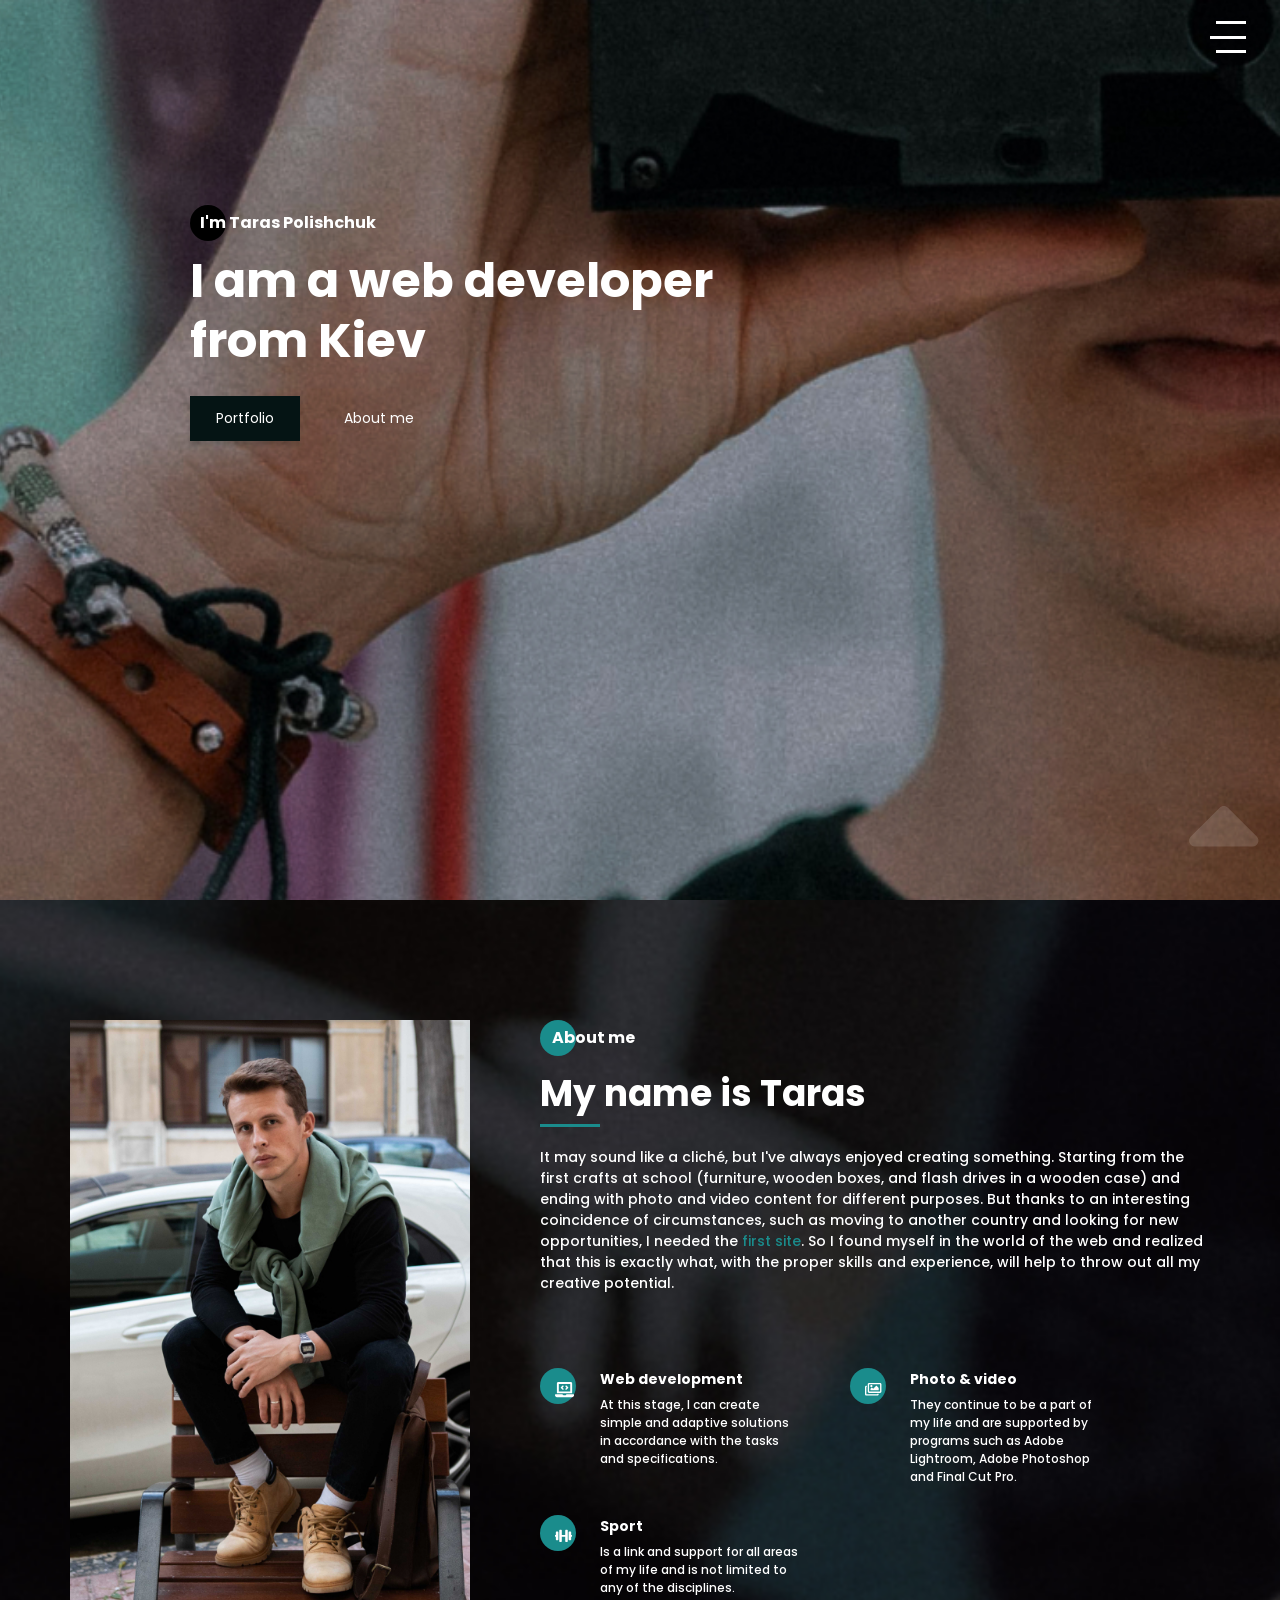
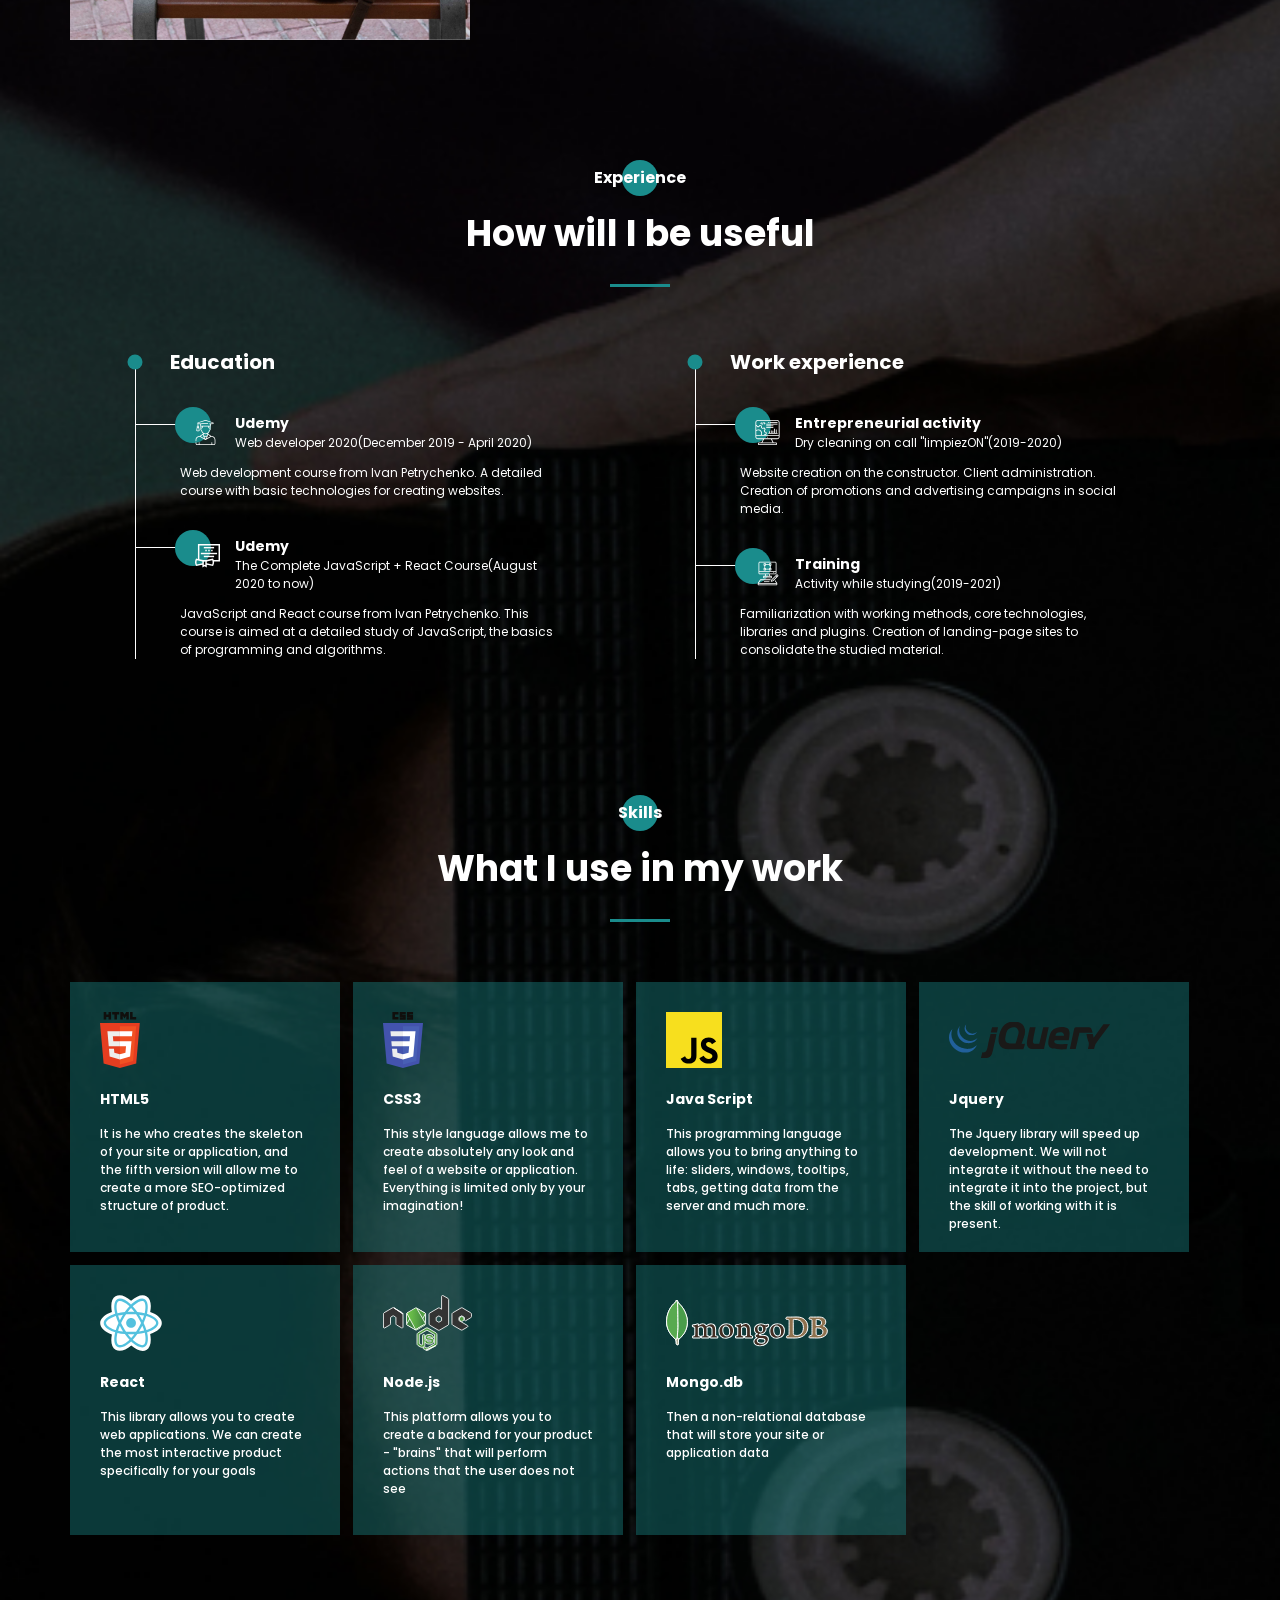
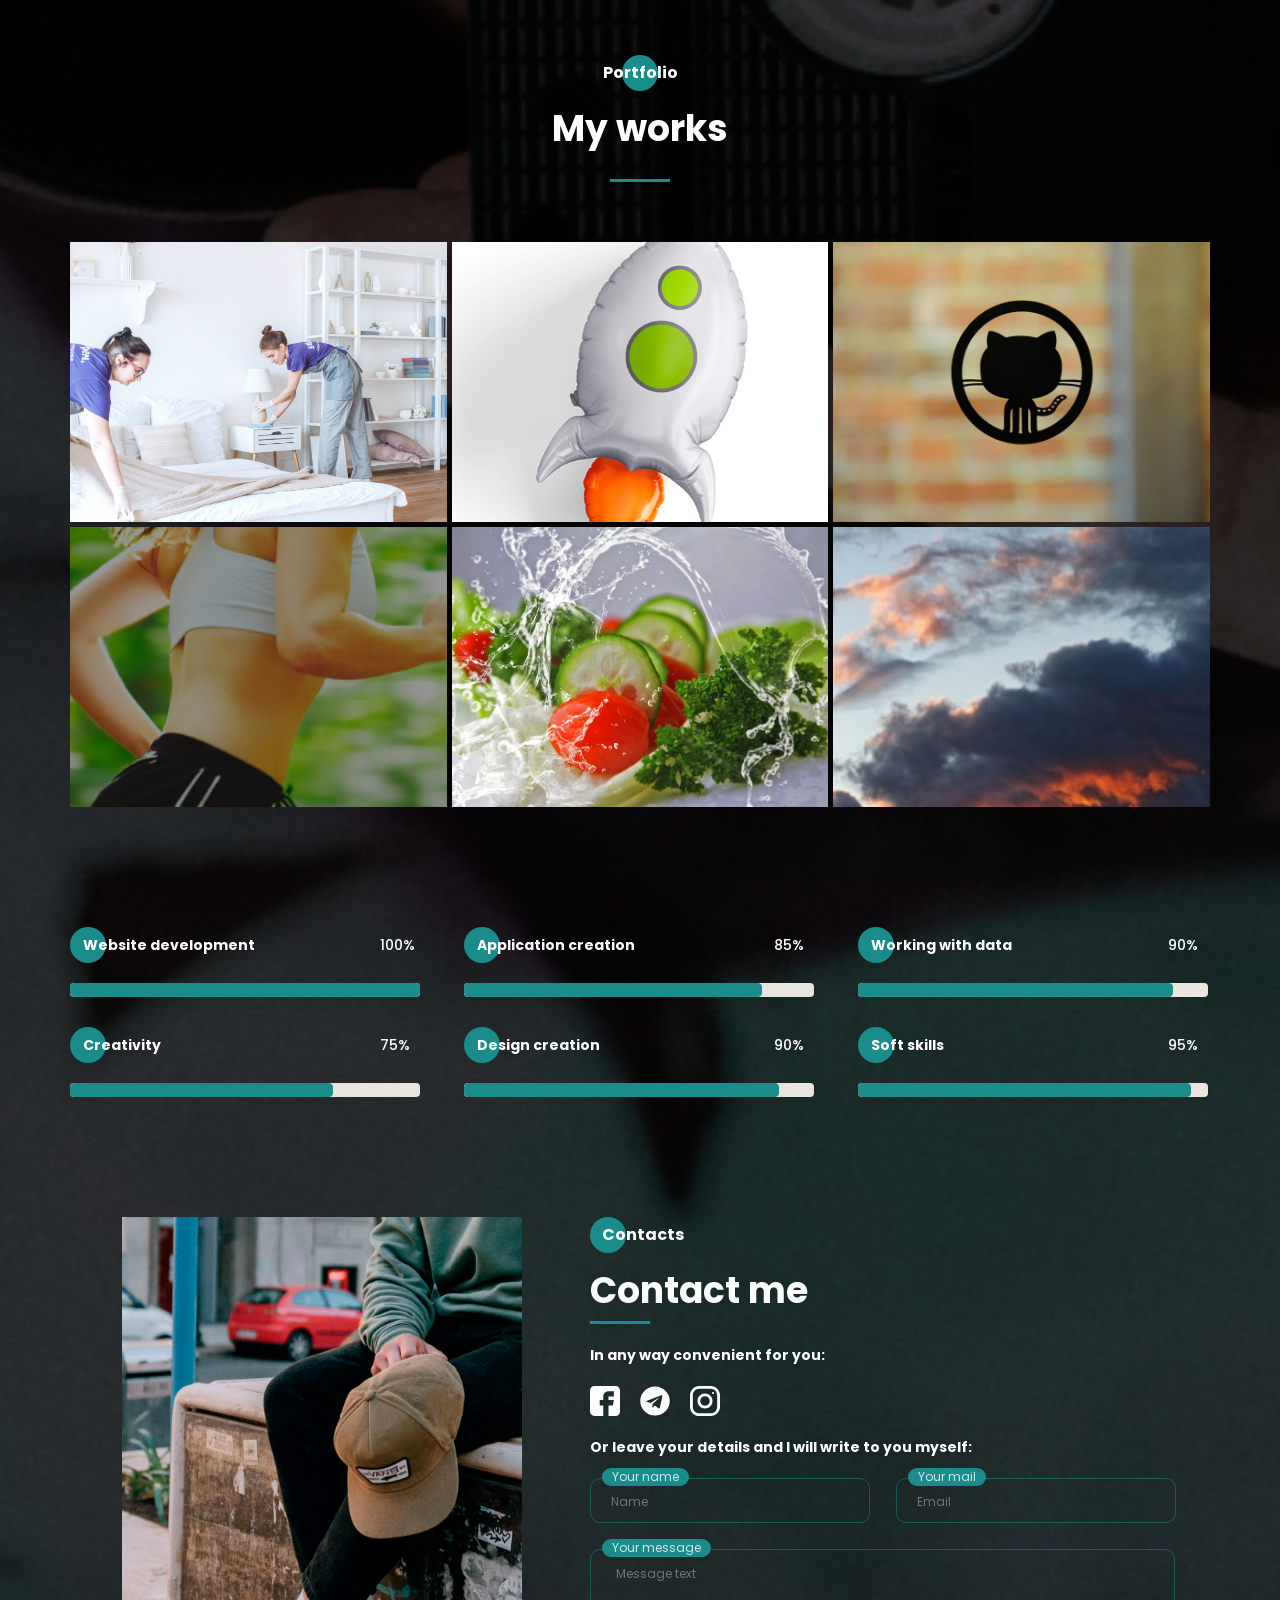
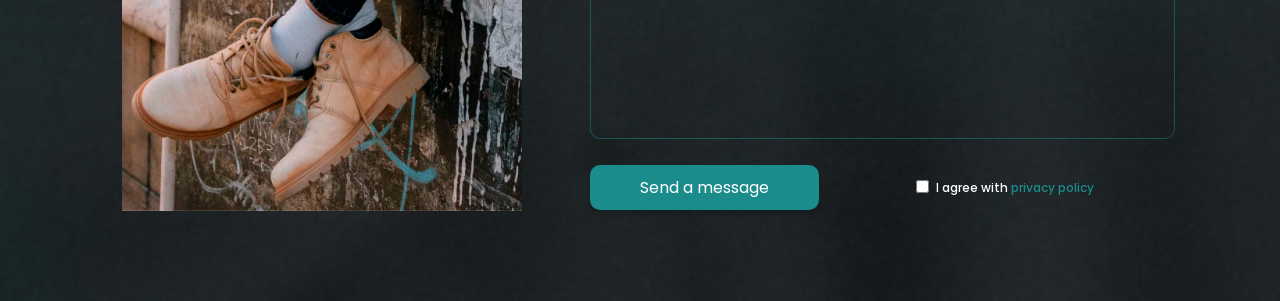
<file: index.html>
<!DOCTYPE html><html lang="ru"><head><meta charset="UTF-8"><meta name="viewport" content="width=device-width,initial-scale=1"><meta http-equiv="X-UA-Compatible" content="ie=edge"><title>Portfolio</title><meta name="title" content="Мое портфолио"><meta name="description" content="Здесь вы сможете ознакомиться с моими работами и узнать больше обо мне"><!-- Open Graph / Facebook --><meta property="og:type" content="website"><meta property="og:url" content="https://metatags.io/"><meta property="og:title" content="Мое портфолио"><meta property="og:description" content="Здесь вы сможете ознакомиться с моими работами и узнать больше обо мне"><meta property="og:image" content="https://metatags.io/assets/meta-tags-16a33a6a8531e519cc0936fbba0ad904e52d35f34a46c97a2c9f6f7dd7d336f2.png"><!-- Twitter --><meta property="twitter:card" content="summary_large_image"><meta property="twitter:url" content="https://metatags.io/"><meta property="twitter:title" content="Мое портфолио"><meta property="twitter:description" content="Здесь вы сможете ознакомиться с моими работами и узнать больше обо мне"><meta property="twitter:image" content="https://metatags.io/assets/meta-tags-16a33a6a8531e519cc0936fbba0ad904e52d35f34a46c97a2c9f6f7dd7d336f2.png"><!-- Favicon  --><link rel="apple-touch-icon" sizes="57x57" href="icons/favicon/apple-icon-57x57.png"><link rel="apple-touch-icon" sizes="60x60" href="icons/favicon/apple-icon-60x60.png"><link rel="apple-touch-icon" sizes="72x72" href="icons/favicon/apple-icon-72x72.png"><link rel="apple-touch-icon" sizes="76x76" href="icons/favicon/apple-icon-76x76.png"><link rel="apple-touch-icon" sizes="114x114" href="icons/favicon/apple-icon-114x114.png"><link rel="apple-touch-icon" sizes="120x120" href="icons/favicon/apple-icon-120x120.png"><link rel="apple-touch-icon" sizes="144x144" href="icons/favicon/apple-icon-144x144.png"><link rel="apple-touch-icon" sizes="152x152" href="icons/favicon/apple-icon-152x152.png"><link rel="apple-touch-icon" sizes="180x180" href="icons/favicon/apple-icon-180x180.png"><link rel="icon" type="image/png" sizes="192x192" href="icons/favicon/android-icon-192x192.png"><link rel="icon" type="image/png" sizes="32x32" href="icons/favicon/favicon-32x32.png"><link rel="icon" type="image/png" sizes="96x96" href="icons/favicon/favicon-96x96.png"><link rel="icon" type="image/png" sizes="16x16" href="icons/favicon/favicon-16x16.png"><link rel="manifest" href="/manifest.json"><meta name="msapplication-TileColor" content="#ffffff"><meta name="msapplication-TileImage" content="/ms-icon-144x144.png"><meta name="theme-color" content="#ffffff"><link rel="stylesheet" href="css/style.min.css"></head><body><aside class="sidepanel"><div class="sidepanel__text">social media</div><div class="sidepanel__divider"></div><a href="https://www.facebook.com/taras.polishcuk" target="_blank" class="sidepanel__link"><img src="icons/social/facebook.svg" title="facebook" alt="facebook"></a><a href="https://www.instagram.com/taras.pie/" target="_blank" class="sidepanel__link"><img src="icons/social/instagram.svg" title="instagram" alt="instagram"></a><a href="https://github.com/taras-polishchuk" target="_blank" class="sidepanel__link"><img src="icons/social/github.svg" title="github" alt="github"></a><a href="https://telegram.im/@taras_pie" target="_blank" class="sidepanel__link"><img src="icons/social/telegram.svg" title="telegram" alt="telegram"></a></aside><div class="menu"><div class="menu__block"><div class="menu__close"><svg width="29" height="30" viewBox="0 0 29 30" fill="none" xmlns="http://www.w3.org/2000/svg"><path d="M17.1568 14.5231L28.4489 3.23075C29.1837 2.49623 29.1837 1.30861 28.4489 0.574085C27.7144 -0.160437 26.5267 -0.160437 25.7922 0.574085L14.4998 11.8665L3.20781 0.574085C2.47295 -0.160437 1.28567 -0.160437 0.551149 0.574085C-0.183716 1.30861 -0.183716 2.49623 0.551149 3.23075L11.8432 14.5231L0.551149 25.8155C-0.183716 26.55 -0.183716 27.7376 0.551149 28.4721C0.917206 28.8385 1.39852 29.0226 1.87948 29.0226C2.36045 29.0226 2.84141 28.8385 3.20781 28.4721L14.4998 17.1798L25.7922 28.4721C26.1586 28.8385 26.6396 29.0226 27.1205 29.0226C27.6015 29.0226 28.0825 28.8385 28.4489 28.4721C29.1837 27.7376 29.1837 26.55 28.4489 25.8155L17.1568 14.5231Z" fill="white"/></svg></div><nav><ul class="menu__list"><li class="menu__link"><a href="#about">ABOUT ME</a></li><li class="menu__link"><a href="#experiense">MY EXPERIENCE</a></li><li class="menu__link"><a href="#skills">MY SKILLS</a></li><li class="menu__link"><a href="#works">MY WORKS</a></li><!-- <li class="menu__link"><a href="#price">PRICE LIST</a></li> --><li class="menu__link"><a href="#contacts">CONTACTS</a></li></ul></nav><div class="menu__social"><a href="https://www.facebook.com/taras.polishcuk" target="_blank"><img src="icons/social/facebook.svg" title="facebook" alt="facebook"></a><a href="https://www.instagram.com/taras.pie/" target="_blank"><img src="icons/social/instagram.svg" title="instagram" alt="instagram"></a><a href="https://github.com/taras-polishchuk" target="_blank"><img src="icons/social/github.svg" title="github" alt="github"></a><a href="https://telegram.im/@taras_pie" target="_blank"><img src="icons/social/telegram.svg" title="telegram" alt="telegram"></a></div></div><div class="menu__overlay"></div></div><section class="promo" id="up"><div class="hamburger"><span></span> <span></span> <span></span></div><div class="container"><div class="title title_fz16 promo__subtitle">I'm Taras Polishchuk</div><h1 class="title title_fz48 promo__title">I am a web developer from Kiev</h1><div class="promo__btns"><a href="#works" class="promo__link btn btn_active">Portfolio</a> <a href="#about" class="promo__link btn">About me</a></div></div></section><div class="bg_wrapper"><section class="about" id="about"><div class="container"><div class="about__wrapper"><div class="about__photo"><img src="img/Photo.jpg" alt="photo"></div><div class="about__descr"><h2 class="title title_fz16 about__title">About me</h2><div class="about__subtitle title title_fz36">My name is Taras</div><div class="divider"></div><p class="about__text">It may sound like a cliché, but I've always enjoyed creating something. Starting from the first crafts at school (furniture, wooden boxes, and flash drives in a wooden case) and ending with photo and video content for different purposes. But thanks to an interesting coincidence of circumstances, such as moving to another country and looking for new opportunities, I needed the <a href="https://limpiezon.wixsite.com/limpiezon" target="_blank" class="about__link">first site</a>. So I found myself in the world of the web and realized that this is exactly what, with the proper skills and experience, will help to throw out all my creative potential.</p></div><div class="about__skills"><div class="about__skills-item"><div class="about__skills-circle"><img src="icons/about_me/laptop.svg" alt="web-dev"></div><div><div class="title title_fz14">Web development</div><div class="about__skills-text">At this stage, I can create simple and adaptive solutions in accordance with the tasks and specifications.</div></div></div><div class="about__skills-item"><div class="about__skills-circle"><img src="icons/about_me/foto.svg" alt="mobile-dev"></div><div><div class="title title_fz14">Photo & video</div><div class="about__skills-text">They continue to be a part of my life and are supported by programs such as Adobe Lightroom, Adobe Photoshop and Final Cut Pro.</div></div></div><div class="about__skills-item"><div class="about__skills-circle"><img src="icons/about_me/sport.svg" alt="Sport"></div><div><div class="title title_fz14">Sport</div><div class="about__skills-text">Is a link and support for all areas of my life and is not limited to any of the disciplines.</div></div></div></div></div></div></section><section class="resume" id="experiense"><div class="container"><h2 class="title title_fz16 resume__title">Experience</h2><div class="title title_fz36 resume__subtitle">How will I be useful</div><div class="divider"></div><div class="resume__wrapper"><div class="resume__column"><h3 class="title title_fz20 resume__column-title">Education</h3><ul><li><div class="resume__item"><div class="resume__item-head"><div class="resume__item-icon"><img src="icons/experience/university.svg" alt="university"></div><h4 class="title title_fz14 resume__item-subtitle">Udemy</h4><div class="resume__item-location">Web developer 2020(December 2019 - April 2020)</div></div><div class="resume__item-body">Web development course from Ivan Petrychenko. A detailed course with basic technologies for creating websites.</div></div></li><li><div class="resume__item"><div class="resume__item-head"><div class="resume__item-icon"><img src="icons/experience/courses.svg" alt="Courses"></div><h4 class="title title_fz14 resume__item-subtitle">Udemy</h4><div class="resume__item-location">The Complete JavaScript + React Course(August 2020 to now)</div></div><div class="resume__item-body">JavaScript and React course from Ivan Petrychenko. This course is aimed at a detailed study of JavaScript, the basics of programming and algorithms.</div></div></li></ul></div><div class="resume__column"><h3 class="title title_fz20 resume__column-title">Work experience</h3><ul><li><div class="resume__item"><div class="resume__item-head"><div class="resume__item-icon"><img src="icons/experience/developer.svg" alt="Developer"></div><h4 class="title title_fz14 resume__item-subtitle">Entrepreneurial activity</h4><div class="resume__item-location">Dry cleaning on call "limpiezON"(2019-2020)</div></div><div class="resume__item-body">Website creation on the constructor. Client administration. Creation of promotions and advertising campaigns in social media.</div></div></li><li><div class="resume__item"><div class="resume__item-head"><div class="resume__item-icon"><img src="icons/experience/designer.svg" alt="designer"></div><h4 class="title title_fz14 resume__item-subtitle">Training</h4><div class="resume__item-location">Activity while studying(2019-2021)</div></div><div class="resume__item-body">Familiarization with working methods, core technologies, libraries and plugins. Creation of landing-page sites to consolidate the studied material.</div></div></li></ul></div></div></div></section><section class="skills" id="skills"><div class="container"><h2 class="title title_fz16 title__section-title">Skills</h2><div class="title title_fz36 title__section-subtitle">What I use in my work</div><div class="divider"></div><div class="skills__wrapper"><div class="skills__item"><div class="skills__item_logo"><img src="icons/skills/html5.svg" alt="html img" class="skills__item_icon"></div><div class="title title_fz14 skills__item_title">HTML5</div><div class="skills__item_descr">It is he who creates the skeleton of your site or application, and the fifth version will allow me to create a more SEO-optimized structure of product.</div></div><div class="skills__item"><div class="skills__item_logo"><img src="icons/skills/css3.svg" alt="css img" class="skills__item_icon"></div><div class="title title_fz14 skills__item_title">CSS3</div><div class="skills__item_descr">This style language allows me to create absolutely any look and feel of a website or application. Everything is limited only by your imagination!</div></div><div class="skills__item"><div class="skills__item_logo"><img src="icons/skills/js.svg" alt="javaScript" class="skills__item_icon"></div><div class="title title_fz14 skills__item_title">Java Script</div><div class="skills__item_descr">This programming language allows you to bring anything to life: sliders, windows, tooltips, tabs, getting data from the server and much more.</div></div><div class="skills__item"><div class="skills__item_logo"><img src="icons/skills//jquery.svg" alt="jquery logo" class="skills__item_icon"></div><div class="title title_fz14 skills__item_title">Jquery</div><div class="skills__item_descr">The Jquery library will speed up development. We will not integrate it without the need to integrate it into the project, but the skill of working with it is present.</div></div><div class="skills__item"><div class="skills__item_logo"><img src="icons/skills/react.svg" alt="react" class="skills__item_icon"></div><div class="title title_fz14 skills__item_title">React</div><div class="skills__item_descr">This library allows you to create web applications. We can create the most interactive product specifically for your goals</div></div><div class="skills__item"><div class="skills__item_logo"><img src="icons/skills/node.js.svg" alt="Node.js" class="skills__item_icon"></div><div class="title title_fz14 skills__item_title">Node.js</div><div class="skills__item_descr">This platform allows you to create a backend for your product - "brains" that will perform actions that the user does not see</div></div><div class="skills__item"><div class="skills__item_logo"><img src="icons/skills/mongo.db.svg" alt="Mongo.db" class="skills__item_icon"></div><div class="title title_fz14 skills__item_title">Mongo.db</div><div class="skills__item_descr">Then a non-relational database that will store your site or application data</div></div></div></div></section><section class="portfolio" id="works"><div class="container"><h2 class="title title_fz16 title__section-title">Portfolio</h2><div class="title title_fz36 title__section-subtitle">My works</div><div class="divider"></div><div class="portfolio__wrapper"><a href="uberem" class="portfolio__item" target="_blank"><img src="img/works/uberem.jpg" alt="uberem"> </a><a href="goddest" class="portfolio__item" target="_blank"><img src="img/works/rocket.jpg" alt="socialninja"> </a><a href="cv" class="portfolio__item" target="_blank"><img src="img/works/github.jpeg" alt="cv"> </a><a href="pulse" class="portfolio__item" target="_blank"><img src="img/works/pulse.jpg" alt="pulse"> </a><a href="food" class="portfolio__item vertical" target="_blank"><img src="img/works/vegy.jpeg" alt="food"> </a><a href="monblan" target="_blank" class="portfolio__item horizontal"><img src="img/works/Rectangle 20 (3).jpg" alt="monblan"></a></div><div class="progress"><div class="progress__item"><div class="title title_fz14 progress__item_title">Website development</div><div class="progress__item_percent">100%</div><div class="progress__item_line"><div class="progress__item_line-progress"></div></div></div><div class="progress__item"><div class="title title_fz14 progress__item_title">Application creation</div><div class="progress__item_percent">85%</div><div class="progress__item_line"><div class="progress__item_line-progress"></div></div></div><div class="progress__item"><div class="title title_fz14 progress__item_title">Working with data</div><div class="progress__item_percent">90%</div><div class="progress__item_line"><div class="progress__item_line-progress"></div></div></div><div class="progress__item"><div class="title title_fz14 progress__item_title">Creativity</div><div class="progress__item_percent">75%</div><div class="progress__item_line"><div class="progress__item_line-progress"></div></div></div><div class="progress__item"><div class="title title_fz14 progress__item_title">Design creation</div><div class="progress__item_percent">90%</div><div class="progress__item_line"><div class="progress__item_line-progress"></div></div></div><div class="progress__item"><div class="title title_fz14 progress__item_title">Soft skills</div><div class="progress__item_percent">95%</div><div class="progress__item_line"><div class="progress__item_line-progress"></div></div></div></div></div></section><!-- <section class="price" id="price"> 
            <div class="container">
                <h2 class="title title_fz16 title__section-title">Price list</h2>
                <div class="divider"></div>

                <div class="price__wrapper">
                    <div class="price__item">
                        <div class="title title_fz14 price__item-title">Landing-page</div>
                        <div class="title title_fz14 price__item-money">from 200e</div>
                        <div class="price__item-descr">One-page website for the presentation of services/goods/...</div>
                    </div>
                    <div class="price__item">
                        <div class="title title_fz14 price__item-title">Web application</div>
                        <div class="title title_fz14 price__item-money">from 400e</div>
                        <div class="price__item-descr">Application inside the browser for better comfort</div>
                    </div>
                    <div class="price__item">
                        <div class="title title_fz14 price__item-title">Corporate website</div>
                        <div class="title title_fz14 price__item-money">from 300e</div>
                        <div class="price__item-descr">Website for your business or company</div>
                    </div>
                    <div class="price__item">
                        <div class="title title_fz14 price__item-title">Android/IOS application</div>
                        <div class="title title_fz14 price__item-money">from 500e</div>
                        <div class="price__item-descr">Smartphone application for any OS</div>
                    </div>
                    <div class="price__item">
                        <div class="title title_fz14 price__item-title">Online store</div>
                        <div class="title title_fz14 price__item-money">from 800e</div>
                        <div class="price__item-descr">A tool for your online sales</div>
                    </div>
                    <div class="price__item">
                        <div class="title title_fz14 price__item-title">Design</div>
                        <div class="title title_fz14 price__item-money">Individually</div>
                        <div class="price__item-descr">I will create a design for your website/application...</div>
                    </div>
                </div>
            </div>
        </section>  --><section class="contacts" id="contacts"><div class="container"><div class="contacts__wrapper"><div class="contacts__photo"><img src="img/contact.jpg" alt="contacts"></div><div class="contacts__content"><h2 class="title title_fz16 contacts__title">Contacts</h2><div class="title title_fz36 contacs__subtitle">Contact me</div><div class="divider"></div><div class="title title_fz14 contacts__text">In any way convenient for you:</div><div class="contacts__social"><a href="https://www.facebook.com/taras.polishcuk" target="_blank" class="contacts__link"><img src="icons/social/facebook.svg" alt="facebook"></a><a href="https://telegram.im/@taras_pie" class="contacts__link" target="_blank"><img src="icons/social/telegram.svg" alt="telegram"></a><a href="https://www.instagram.com/taras.pie/" target="_blank" class="contacts__link"><img src="icons/social/instagram.svg" alt="instagram"></a></div><div class="title title_fz14 contacts__text">Or leave your details and I will write to you myself:</div><form action="#" class="contacts__form"><div class="contacts__input"><input required name="name" id="name" type="text" placeholder="Name"> <label for="name">Your name</label></div><div class="contacts__input"><input required name="email" id="email" type="email" placeholder="Email"> <label for="email">Your mail</label></div><div class="contacts__textarea"><textarea name="text" id="text" placeholder="Message text"></textarea> <label for="text">Your message</label></div><div class="contacts__triggers"><button class="btn btn_active">Send a message</button><div class="contacts__policy"><input type="checkbox"> <span>I agree with <a href="policy.html">privacy policy</a></span></div></div></form></div></div></div></section><a href="#up" class="pageup"><img src="icons/pageup.svg" alt="pageup"></a></div><script src="https://code.jquery.com/jquery-3.6.0.min.js" integrity="sha256-/xUj+3OJU5yExlq6GSYGSHk7tPXikynS7ogEvDej/m4=" crossorigin="anonymous"></script><script src="js/script.js"></script></body></html>
</file>
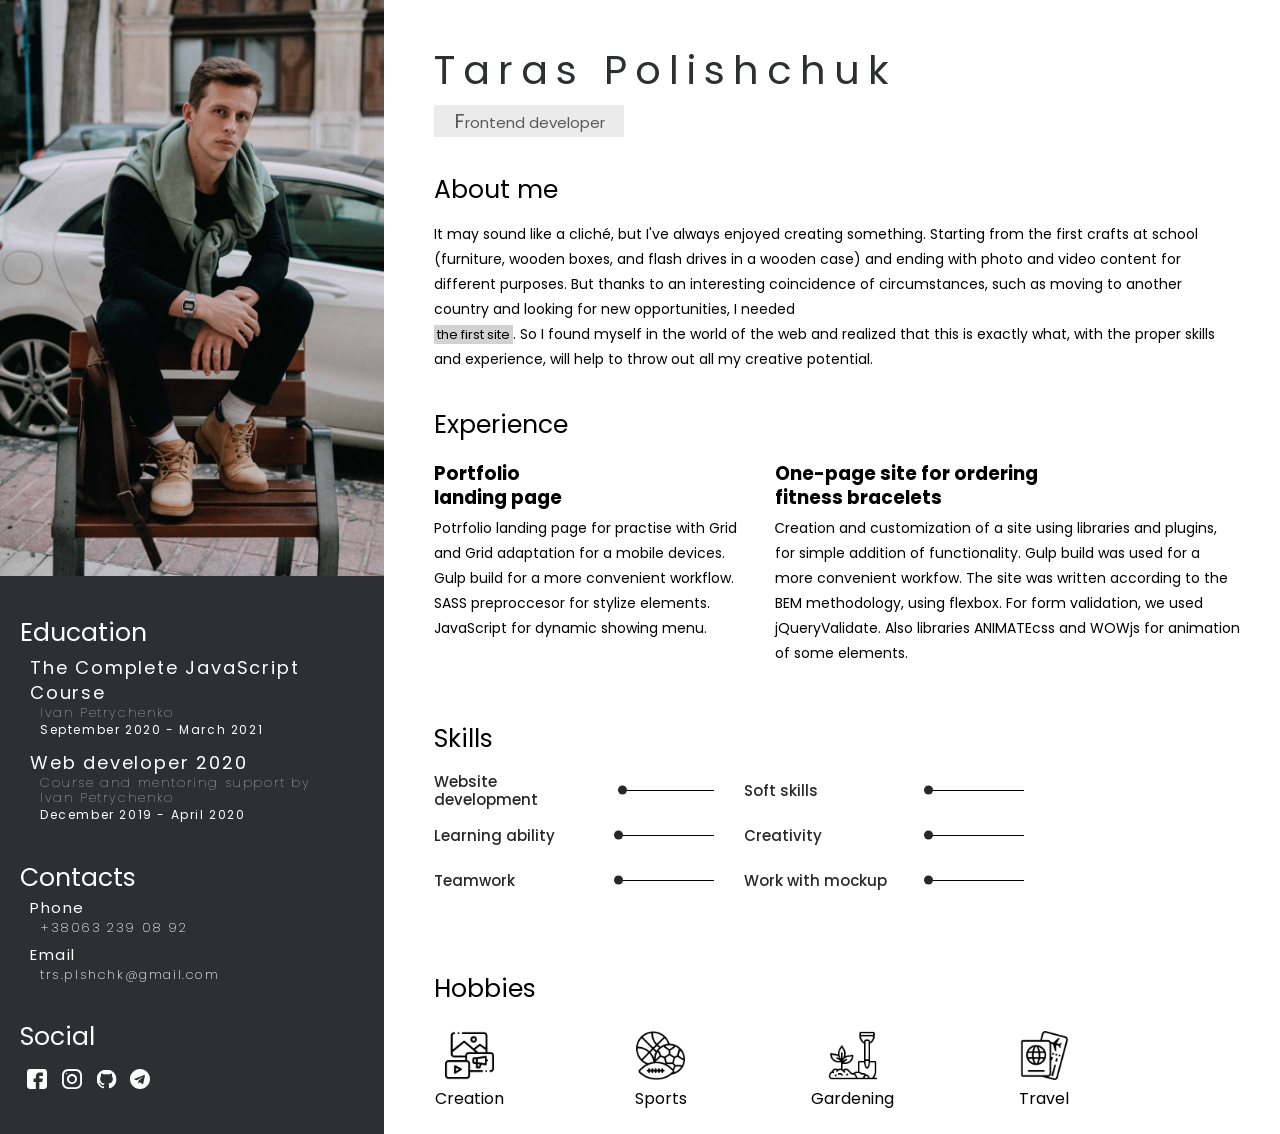
<file: cv/index.html>
<!DOCTYPE html><html lang="ru"><head><meta charset="UTF-8"><meta name="viewport" content="width=device-width,initial-scale=1"><meta http-equiv="X-UA-Compatible" content="ie=edge"><title>Taras CV</title><meta name="title" content="Taras CV"><meta name="description" content="Здесь вы сможете узнать больше обо мне"><!-- Favicon  --><link rel="apple-touch-icon" sizes="57x57" href="icons/favicon//apple-icon-57x57.png"><link rel="apple-touch-icon" sizes="60x60" href="icons/favicon//apple-icon-60x60.png"><link rel="apple-touch-icon" sizes="72x72" href="icons/favicon//apple-icon-72x72.png"><link rel="apple-touch-icon" sizes="76x76" href="icons/favicon//apple-icon-76x76.png"><link rel="apple-touch-icon" sizes="114x114" href="icons/favicon//apple-icon-114x114.png"><link rel="apple-touch-icon" sizes="120x120" href="icons/favicon//apple-icon-120x120.png"><link rel="apple-touch-icon" sizes="144x144" href="icons/favicon//apple-icon-144x144.png"><link rel="apple-touch-icon" sizes="152x152" href="icons/favicon//apple-icon-152x152.png"><link rel="apple-touch-icon" sizes="180x180" href="icons/favicon//apple-icon-180x180.png"><link rel="icon" type="image/png" sizes="192x192" href="icons/favicon//android-icon-192x192.png"><link rel="icon" type="image/png" sizes="32x32" href="icons/favicon//favicon-32x32.png"><link rel="icon" type="image/png" sizes="96x96" href="icons/favicon//favicon-96x96.png"><link rel="icon" type="image/png" sizes="16x16" href="icons/favicon//favicon-16x16.png"><link rel="manifest" href="icons/favicon//manifest.json"><meta name="msapplication-TileColor" content="#ffffff"><meta name="msapplication-TileImage" content="icons/favicon//ms-icon-144x144.png"><meta name="theme-color" content="#ffffff"><link rel="stylesheet" href="css/style.min.css"></head><body><main><div class="content"><div class="content__column_1"><div class="content__container"><header class="header"><h1 class="header__title">Taras Polishchuk</h1><div class="header__position-name">Frontend developer</div></header><section class="about-me"><h2 class="about-me__title title">About me</h2><p class="about-me__text">It may sound like a cliché, but I've always enjoyed creating something. Starting from the first crafts at school (furniture, wooden boxes, and flash drives in a wooden case) and ending with photo and video content for different purposes. But thanks to an interesting coincidence of circumstances, such as moving to another country and looking for new opportunities, I needed<br><a href="https://limpiezon.wixsite.com/limpiezon" target="_blank" class="about-me__link">the first site</a>. So I found myself in the world of the web and realized that this is exactly what, with the proper skills and experience, will help to throw out all my creative potential.</p></section><section class="experience"><h2 class="experience__title title">Experience</h2><div class="experience__wrapper"><div class="experience__item_1"><h3 class="experience__subtitle">Portfolio<br>landing page</h3><p class="experience__descr">Potrfolio landing page for practise with Grid and Grid adaptation for a mobile devices. Gulp build for a more convenient workflow. SASS preproccesor for stylize elements. JavaScript for dynamic showing menu.</p></div><div class="experience__item_2"><h3 class="experience__subtitle">One-page site for ordering<br>fitness bracelets</h3><p class="experience__descr">Сreation and customization of a site using libraries and plugins, for simple addition of functionality. Gulp build was used for a more convenient workfow. The site was written according to the BEM methodology, using flexbox. For form validation, we used jQueryValidate. Also libraries ANIMATEcss and WOWjs for animation of some elements.</p></div></div></section><section class="skills"><h2 class="skills__title title">Skills</h2><div class="skills__wrapper"><div class="skills__item"><div class="skills__item-subtitle">Website development</div><div class="skills__item-progress" data-progress="85%"><div class="skills__item-progress__marker"></div></div></div><div class="skills__item"><div class="skills__item-subtitle">Soft skills</div><div class="skills__item-progress" data-progress="90%"><div class="skills__item-progress__marker"></div></div></div><div class="skills__item"><div class="skills__item-subtitle">Learning ability</div><div class="skills__item-progress" data-progress="85%"><div class="skills__item-progress__marker"></div></div></div><div class="skills__item"><div class="skills__item-subtitle">Creativity</div><div class="skills__item-progress" data-progress="75%"><div class="skills__item-progress__marker"></div></div></div><div class="skills__item"><div class="skills__item-subtitle">Teamwork</div><div class="skills__item-progress" data-progress="90%"><div class="skills__item-progress__marker"></div></div></div><div class="skills__item"><div class="skills__item-subtitle">Work with ​mockup</div><div class="skills__item-progress" data-progress="85%"><div class="skills__item-progress__marker"></div></div></div></div></section><section class="hobbies"><h2 class="hobbies__title title">Hobbies</h2><div class="hobbies__wrapper"><div class="hobbies__item"><img src="icons/hobbies/content.png" alt="creation" class="hobbies__item-img"><div class="hobbies__item-subtitle">Creation</div></div><div class="hobbies__item"><img src="icons/hobbies/sports.png" alt="sports" class="hobbies__item-img"><div class="hobbies__item-subtitle">Sports</div></div><div class="hobbies__item"><img src="icons/hobbies/shovels.png" alt="gardening" class="hobbies__item-img"><div class="hobbies__item-subtitle">Gardening</div></div><div class="hobbies__item"><img src="icons/hobbies/passport.png" alt="travel" class="hobbies__item-img"><div class="hobbies__item-subtitle">Travel</div></div></div></section></div></div><div class="content__column_2"><div class="info"><div class="info__image"><img src="img/taras'retouch-14.jpg" alt="my photo" class="info__image_img"></div><section class="info__education"><h2 class="info__education-title title">Education</h2><div class="info__education-wrapper"><div class="info__education-item"><div class="info__education-subtitle">The Complete JavaScript Course</div><div class="info__education-professor">Ivan Petrychenko</div><div class="info__education-period">September 2020 - March 2021</div></div><div class="info__education-item"><div class="info__education-subtitle">Web developer 2020</div><div class="info__education-professor">Course and mentoring support by<br>Ivan Petrychenko</div><div class="info__education-period">December 2019 - April 2020</div></div></div></section><section class="info__contacts"><h2 class="info__education-title title">Contacts</h2><div class="info__contacts-phone"><span>Phone</span> <a href="tel:+380632390892">+38063 239 08 92</a></div><div class="info__contacts-email"><span>Email</span> <a href="mailto:trs.plshchk@gmail.com">trs.plshchk@gmail.com</a></div></section><section class="info__social"><h2 class="info__social-title title">Social</h2><div class="info__social-links"><a href="https://www.facebook.com/taras.polishcuk" target="_blank" class="info__social-link"><img src="icons/social/facebook.svg" title="facebook" alt="facebook" class="info__social-img_fb"> </a><a href="https://www.instagram.com/taras.pie/" target="_blank" class="info__social-link"><img src="icons/social/instagram.svg" title="instagram" alt="instagram" class="info__social-img_ig"> </a><a href="https://github.com/taras-polishchuk" target="_blank" class="info__social-link"><img src="icons/social/github.svg" title="github" alt="github" class="info__social-img_gh"> </a><a href="https://telegram.im/@taras_pie" target="_blank" class="info__social-link"><img src="icons/social/telegram.svg" title="telegram" alt="telegram" class="info__social-img_tg"></a></div></section></div></div></div></main><script src="js/script.js"></script></body></html>
</file>
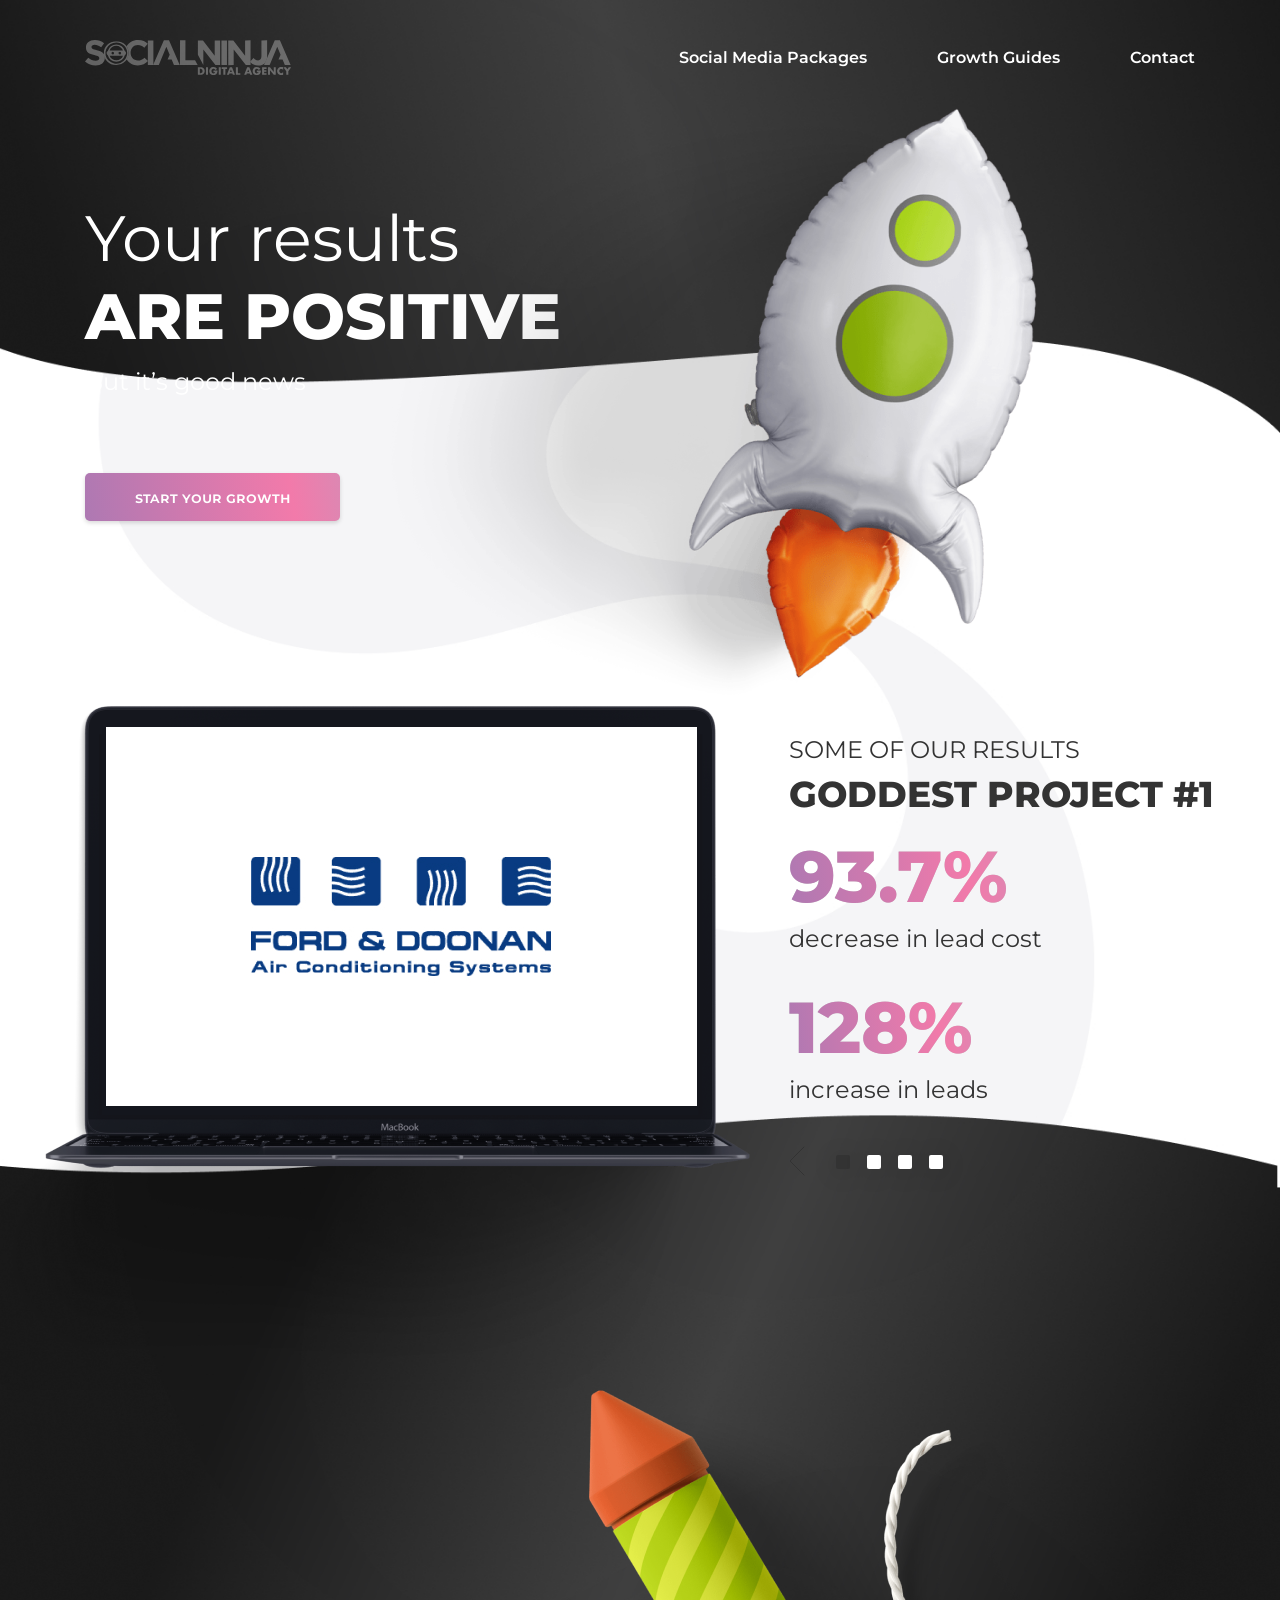
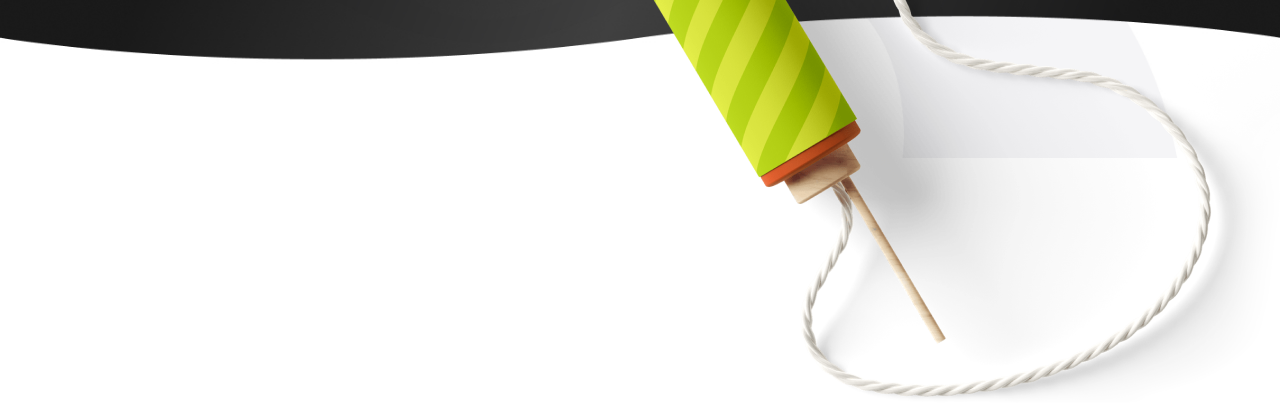
<file: goddest/index.html>
<!DOCTYPE html><html lang="ru"><head><meta charset="UTF-8"><meta name="viewport" content="width=device-width,initial-scale=1"><meta http-equiv="X-UA-Compatible" content="ie=edge"><title>SOCIALNINJA</title><meta name="title" content="Goddest Project #1"><meta name="description" content="Your results are positive"><!-- Open Graph / Facebook --><meta property="og:type" content="website"><meta property="og:url" content="https://metatags.io/"><meta property="og:title" content="Goddest Project #1"><meta property="og:description" content="Your results are positive"><meta property="og:image" content="https://metatags.io/assets/meta-tags-16a33a6a8531e519cc0936fbba0ad904e52d35f34a46c97a2c9f6f7dd7d336f2.png"><!-- Twitter --><meta property="twitter:card" content="summary_large_image"><meta property="twitter:url" content="https://metatags.io/"><meta property="twitter:title" content="Мое портфолио"><meta property="twitter:description" content="Здесь вы сможете ознакомиться с моими работами и узнать больше обо мне"><meta property="twitter:image" content="https://metatags.io/assets/meta-tags-16a33a6a8531e519cc0936fbba0ad904e52d35f34a46c97a2c9f6f7dd7d336f2.png"><!-- Favicon  --><link rel="apple-touch-icon" sizes="57x57" href="icons/favicon//apple-icon-57x57.png"><link rel="apple-touch-icon" sizes="60x60" href="icons/favicon//apple-icon-60x60.png"><link rel="apple-touch-icon" sizes="72x72" href="icons/favicon//apple-icon-72x72.png"><link rel="apple-touch-icon" sizes="76x76" href="icons/favicon//apple-icon-76x76.png"><link rel="apple-touch-icon" sizes="114x114" href="icons/favicon//apple-icon-114x114.png"><link rel="apple-touch-icon" sizes="120x120" href="icons/favicon//apple-icon-120x120.png"><link rel="apple-touch-icon" sizes="144x144" href="icons/favicon//apple-icon-144x144.png"><link rel="apple-touch-icon" sizes="152x152" href="icons/favicon//apple-icon-152x152.png"><link rel="apple-touch-icon" sizes="180x180" href="icons/favicon//apple-icon-180x180.png"><link rel="icon" type="image/png" sizes="192x192" href="icons/favicon//android-icon-192x192.png"><link rel="icon" type="image/png" sizes="32x32" href="icons/favicon//favicon-32x32.png"><link rel="icon" type="image/png" sizes="96x96" href="icons/favicon//favicon-96x96.png"><link rel="icon" type="image/png" sizes="16x16" href="icons/favicon//favicon-16x16.png"><link rel="manifest" href="icons/favicon//manifest.json"><meta name="msapplication-TileColor" content="#ffffff"><meta name="msapplication-TileImage" content="icons/favicon//ms-icon-144x144.png"><meta name="theme-color" content="#ffffff"><link rel="preconnect" href="https://fonts.googleapis.com"><link rel="preconnect" href="https://fonts.gstatic.com" crossorigin><link href="https://fonts.googleapis.com/css2?family=Montserrat:wght@400;600;800&display=swap" rel="stylesheet"><link rel="stylesheet" href="https://cdnjs.cloudflare.com/ajax/libs/animate.css/4.1.1/animate.min.css"><link rel="stylesheet" href="css/style.min.css"></head><body><header><div class="container"><div class="header-wrapper"><div class="logo"><a href="#" class="logo__link"><img src="img/logo.svg" alt="logo"></a></div><nav class="nav"><ul class="nav-list"><li class="nav-list__item"><a href="#" class="nav-list__item-link">Social Media Packages</a></li><li class="nav-list__item"><a href="#" class="nav-list__item-link">Growth Guides</a></li><li class="nav-list__item"><a href="#" class="nav-list__item-link">Contact</a></li></ul></nav><div class="hamburger hamburger_hidden"><span></span> <span></span> <span></span></div></div></div></header><section class="promo"><div class="container"><div class="promo__wrapper"><h1 class="promo__title">Your results<br><span>are positive</span></h1><h2 class="promo__subtitle">But it’s good news</h2><button class="promo__btn">start your growth</button><div class="promo__image animate__animated animate__pulse animate__infinite"><img src="img/rocket.png" alt="promo image" class="promo__img"></div></div></div></section><section class="results"><div class="container"><div class="slider"><div class="slider-content"><div class="slider-images__wrapper wow animate__animated animate__backInLeft" data-wow-offset="200"><div class="slider-images__frame"><img src="img/laptop.png" alt="laptop"></div><div class="slider-image__item slider-image__item_active"><img src="img/screen.jpg" alt="screen image"></div><div class="slider-image__item"><img src="img/screen.jpg" alt="screen image"></div><div class="slider-image__item"><img src="img/screen.jpg" alt="screen image"></div><div class="slider-image__item"><img src="img/screen.jpg" alt="screen image"></div></div><div class="slider-info"><h2 class="slider-info__title">some of our results</h2><div class="slider-info__changeable-info slider-info__changeable-info_active"><h3 class="slider-info__subtitle">Goddest project #1</h3><div class="slider-info__decrease-percent">93.7%</div><div class="slider-info__text">decrease in lead cost</div><div class="slider-info__increase-percent">128%</div><div class="slider-info__text">increase in leads</div></div><div class="slider-info__changeable-info"><h3 class="slider-info__subtitle">Goddest project #2</h3><div class="slider-info__decrease-percent">92.2%</div><div class="slider-info__text">decrease in lead cost</div><div class="slider-info__increase-percent">130%</div><div class="slider-info__text">increase in leads</div></div><div class="slider-info__changeable-info"><h3 class="slider-info__subtitle">Goddest project #3</h3><div class="slider-info__decrease-percent">90.7%</div><div class="slider-info__text">decrease in lead cost</div><div class="slider-info__increase-percent">125%</div><div class="slider-info__text">increase in leads</div></div><div class="slider-info__changeable-info"><h3 class="slider-info__subtitle">Goddest project #4</h3><div class="slider-info__decrease-percent">99.2%</div><div class="slider-info__text">decrease in lead cost</div><div class="slider-info__increase-percent">135%</div><div class="slider-info__text">increase in leads</div></div><div class="slider__switcher"><div class="slider__switcher_arrow_left"><img src="img/arrow.svg" alt="arrow"></div><ol class="slider__switcher-indicators"><li class="slider__switcher-dot slider__switcher-dot_active"></li><li class="slider__switcher-dot"></li><li class="slider__switcher-dot"></li><li class="slider__switcher-dot"></li></ol><div class="slider__switcher_arrow_right"><img src="img/arrow.svg" alt=""></div></div></div></div></div></div></section><footer><div class="footer-image"><img src="img/fireworks.png" alt="fireworks image"></div></footer><script src="js/wow.min.js"></script><script src="js/script.js"></script></body></html>
</file>
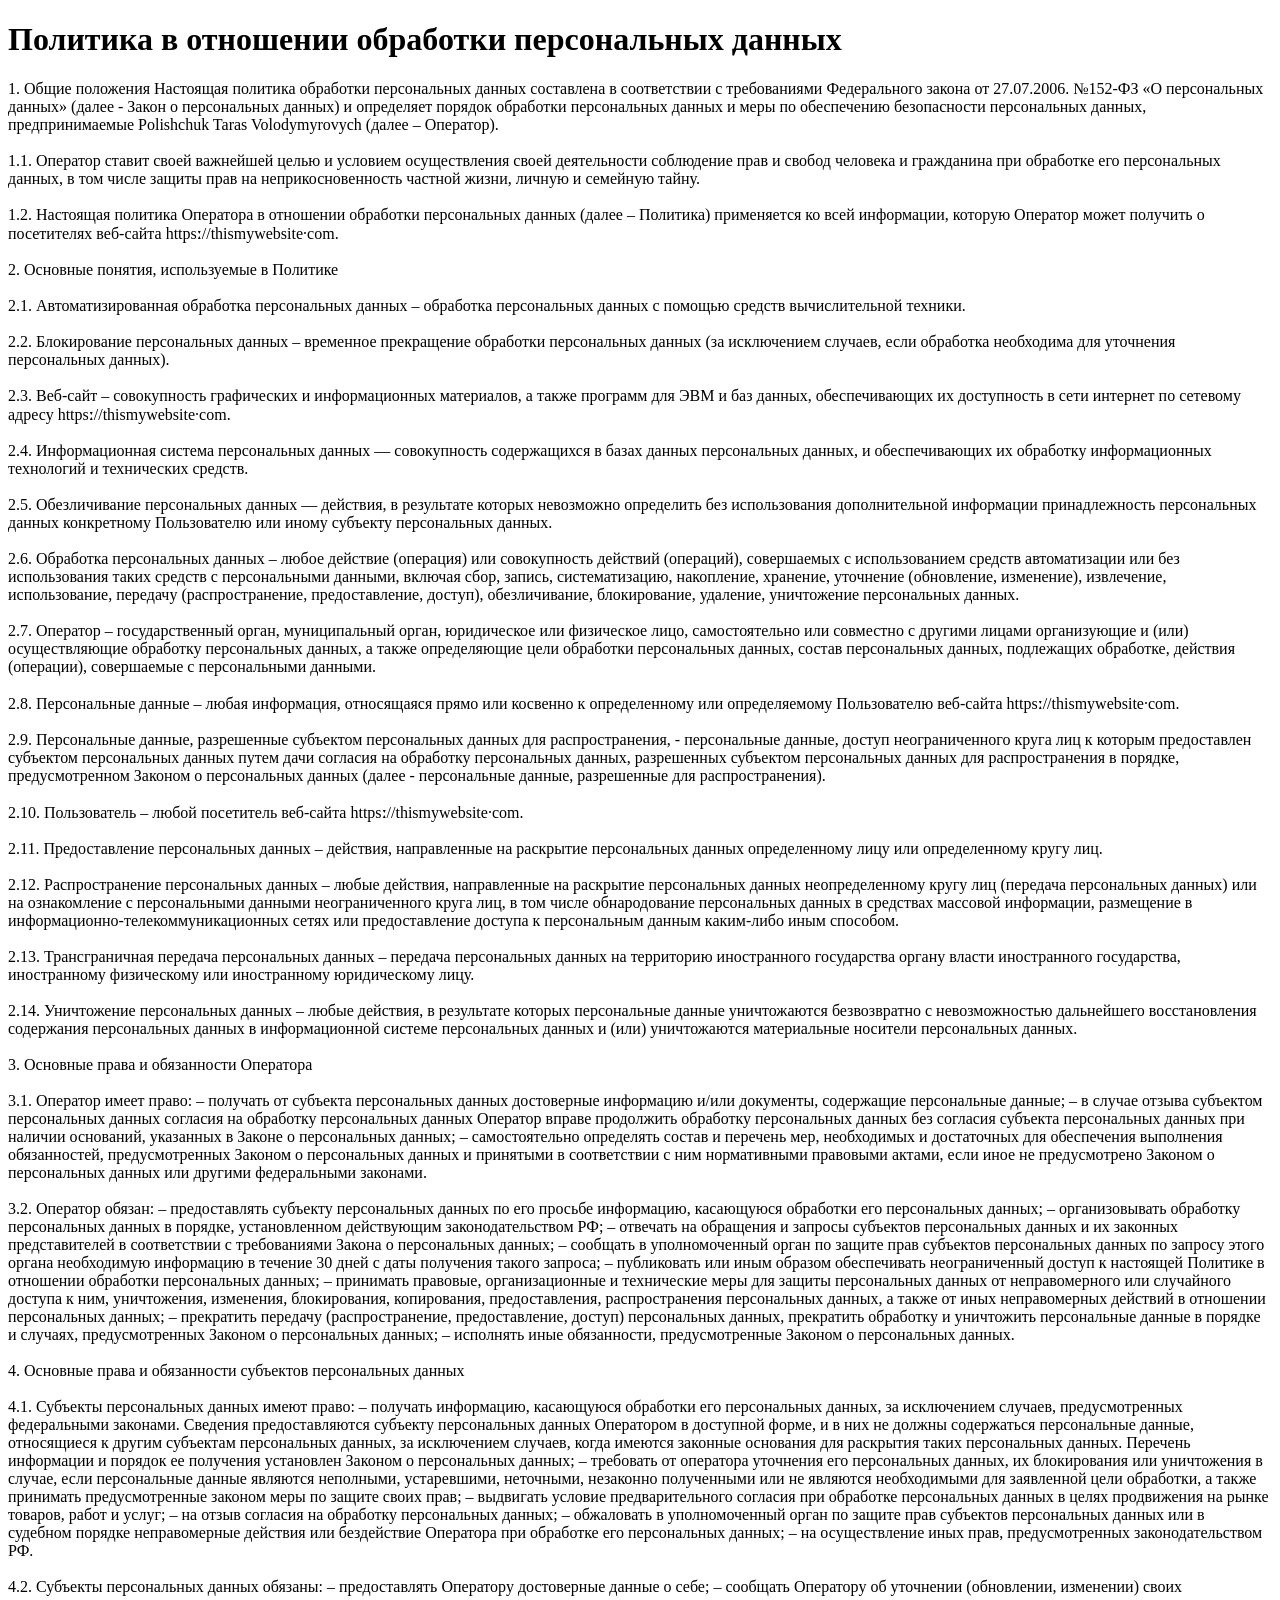
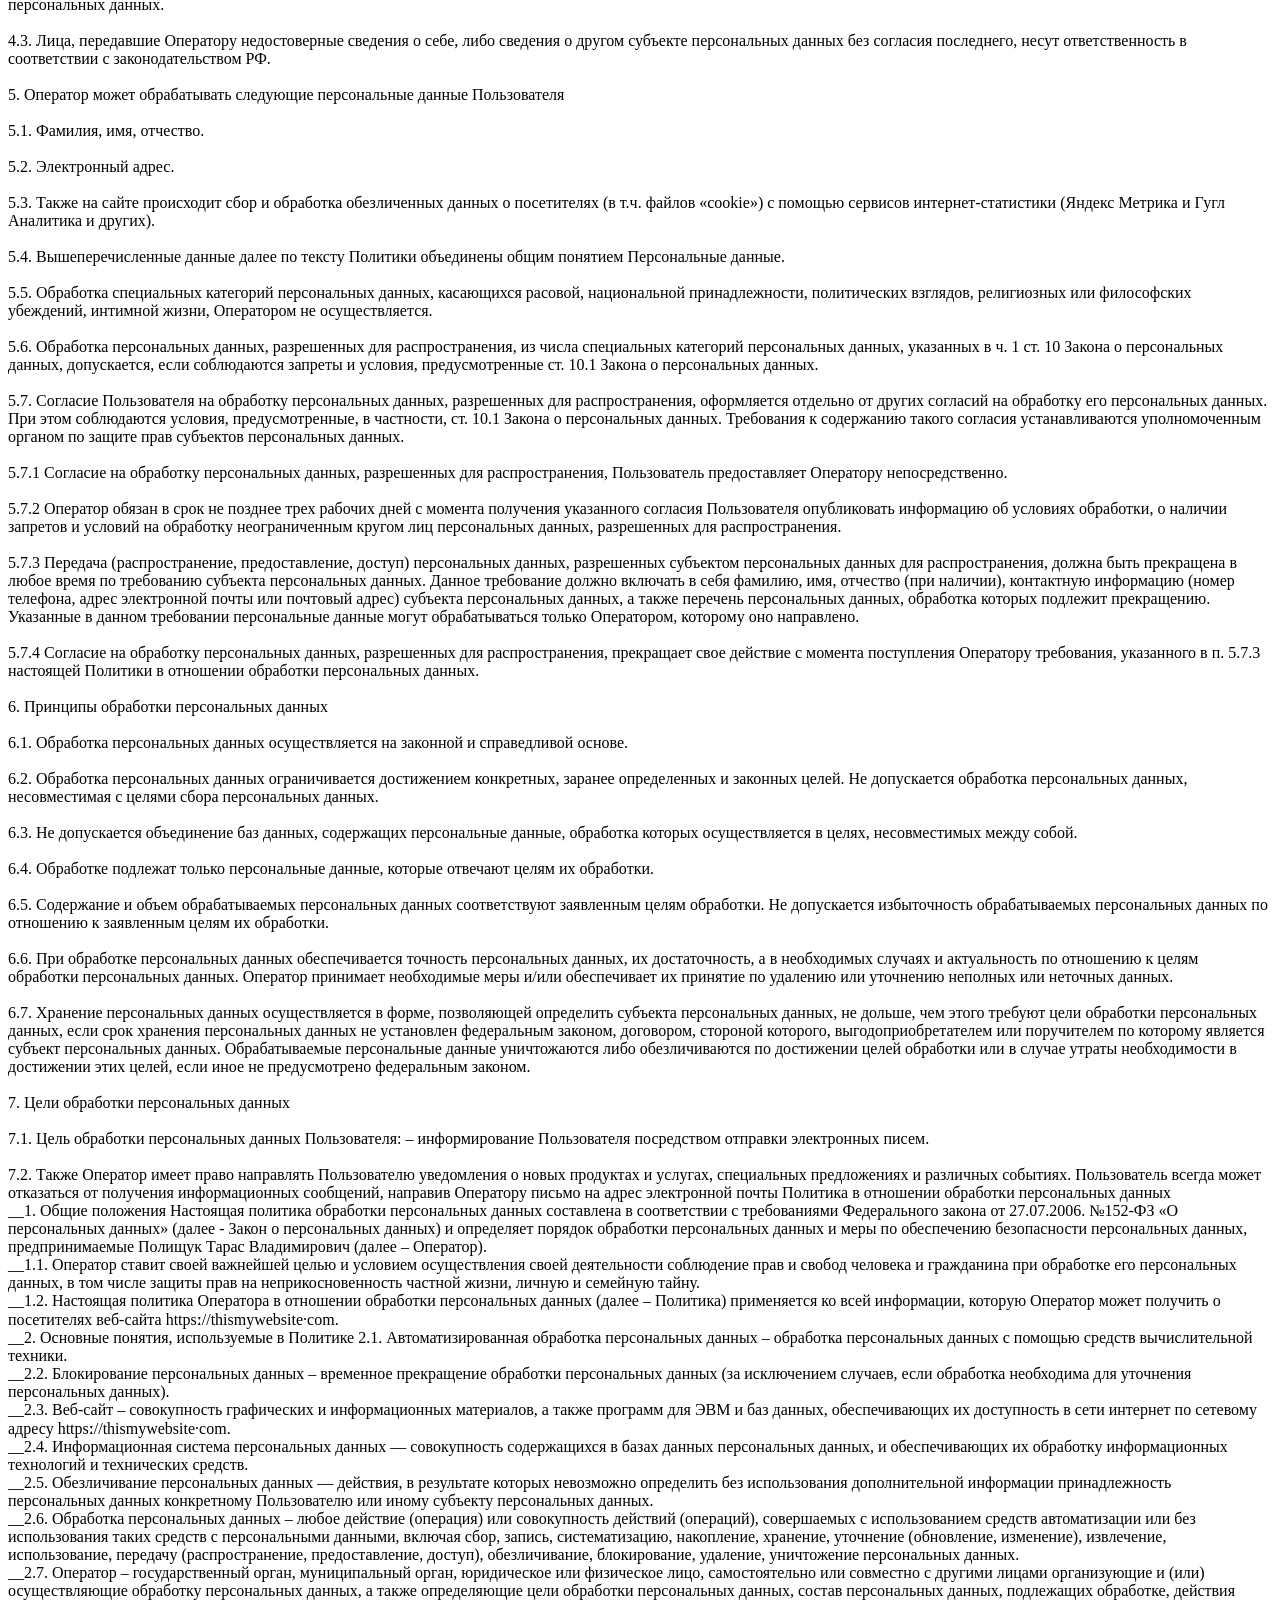
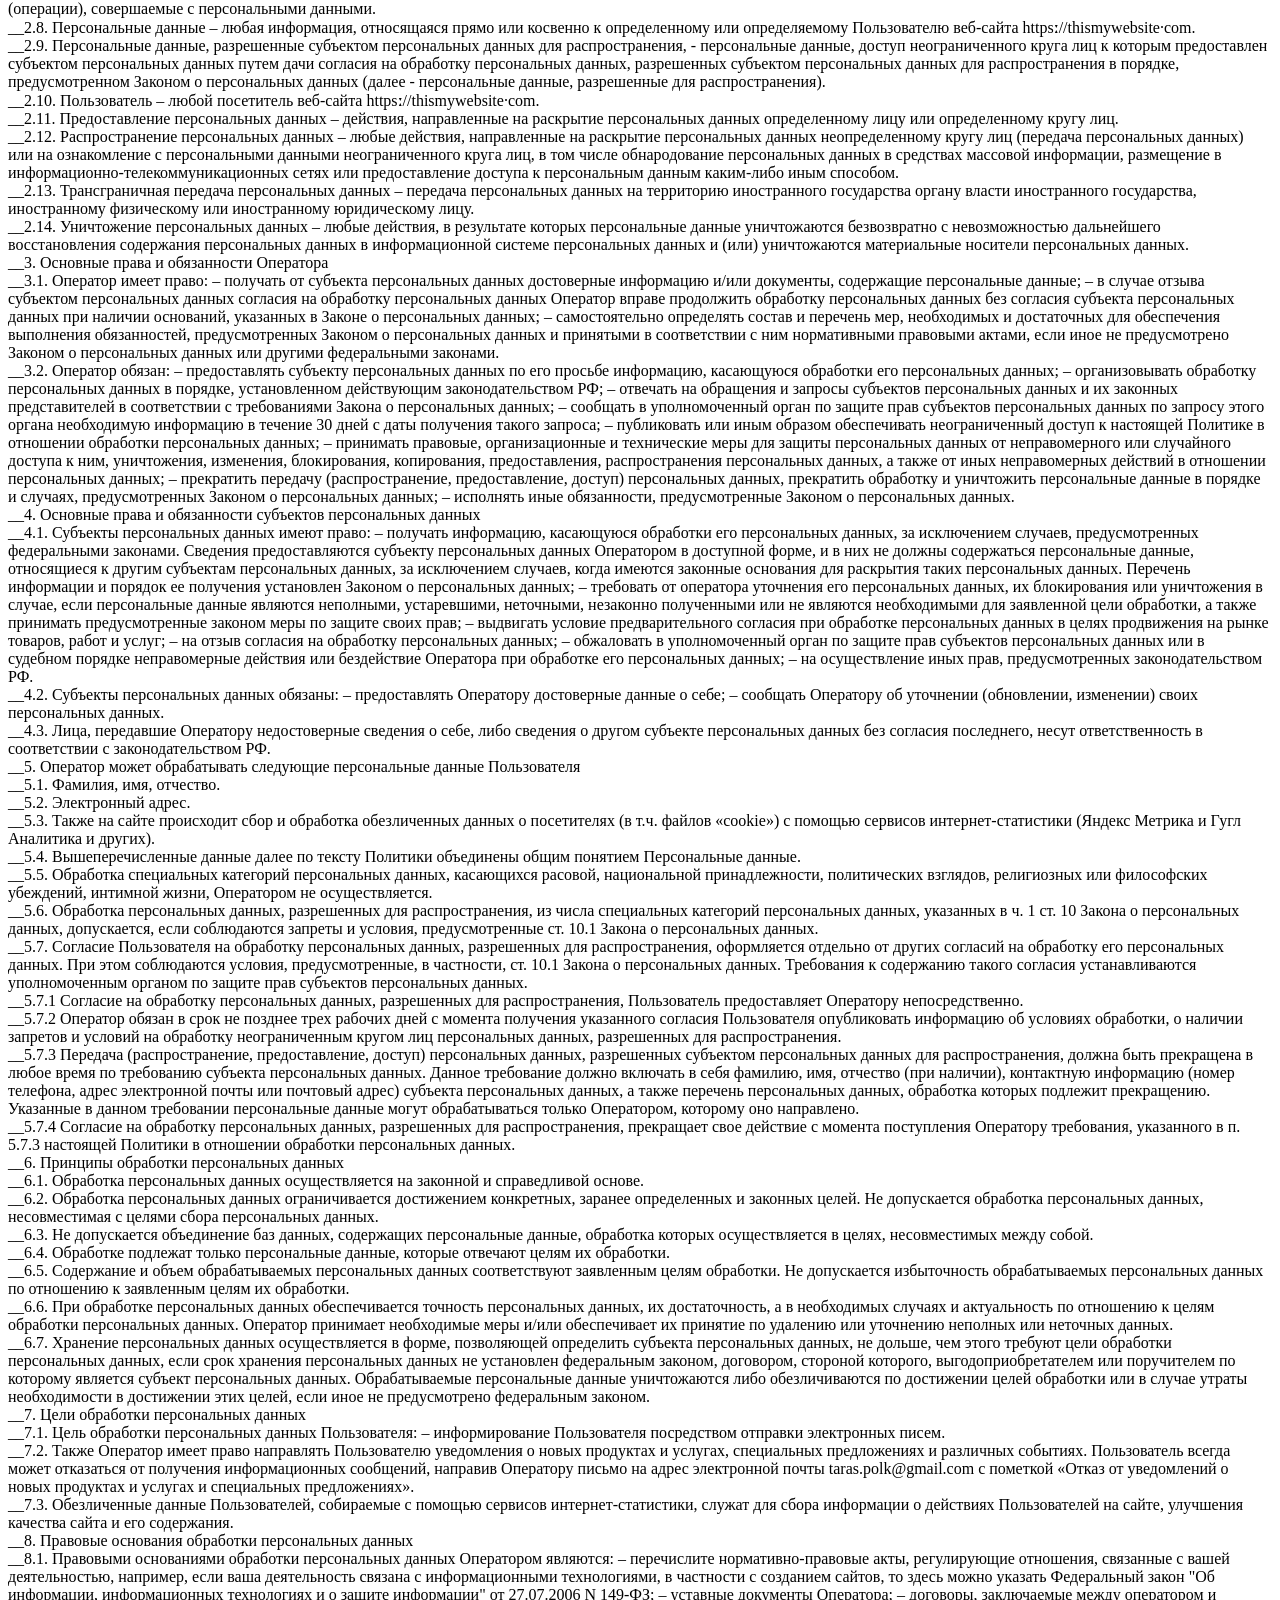
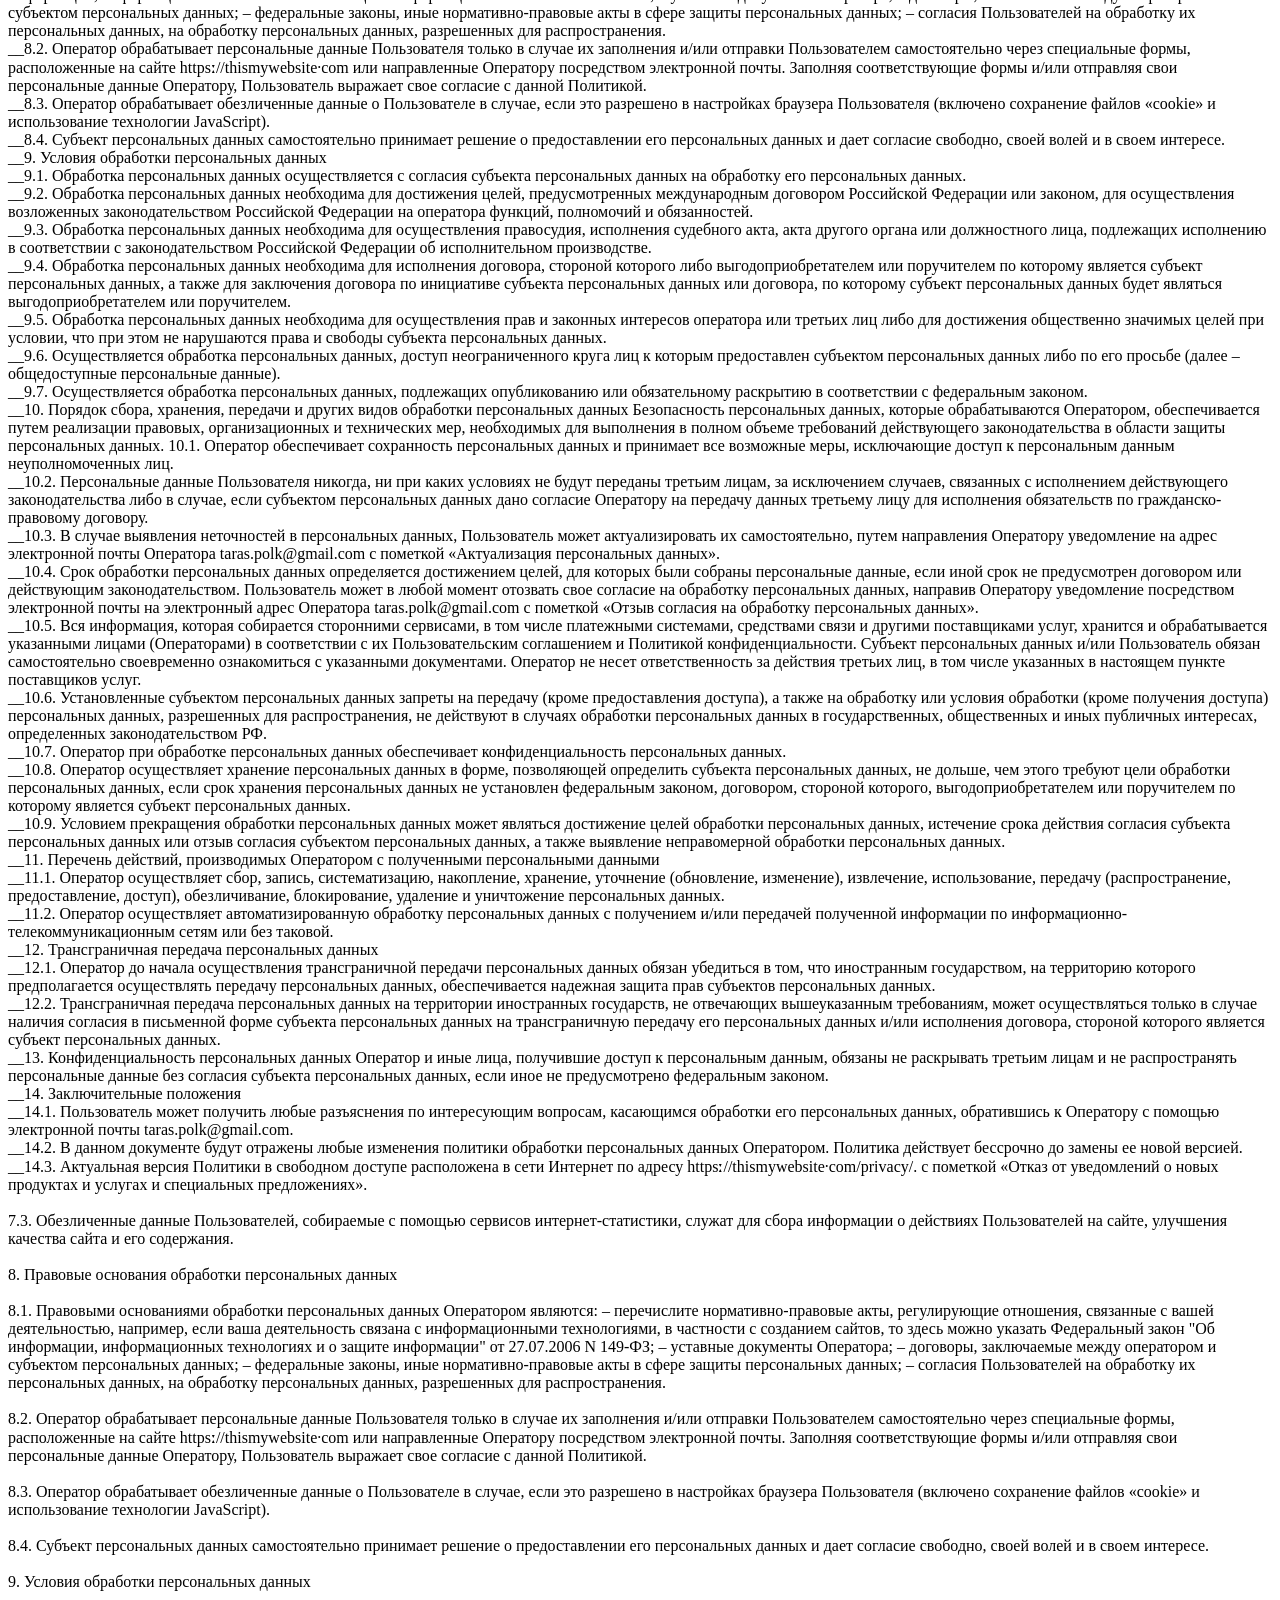
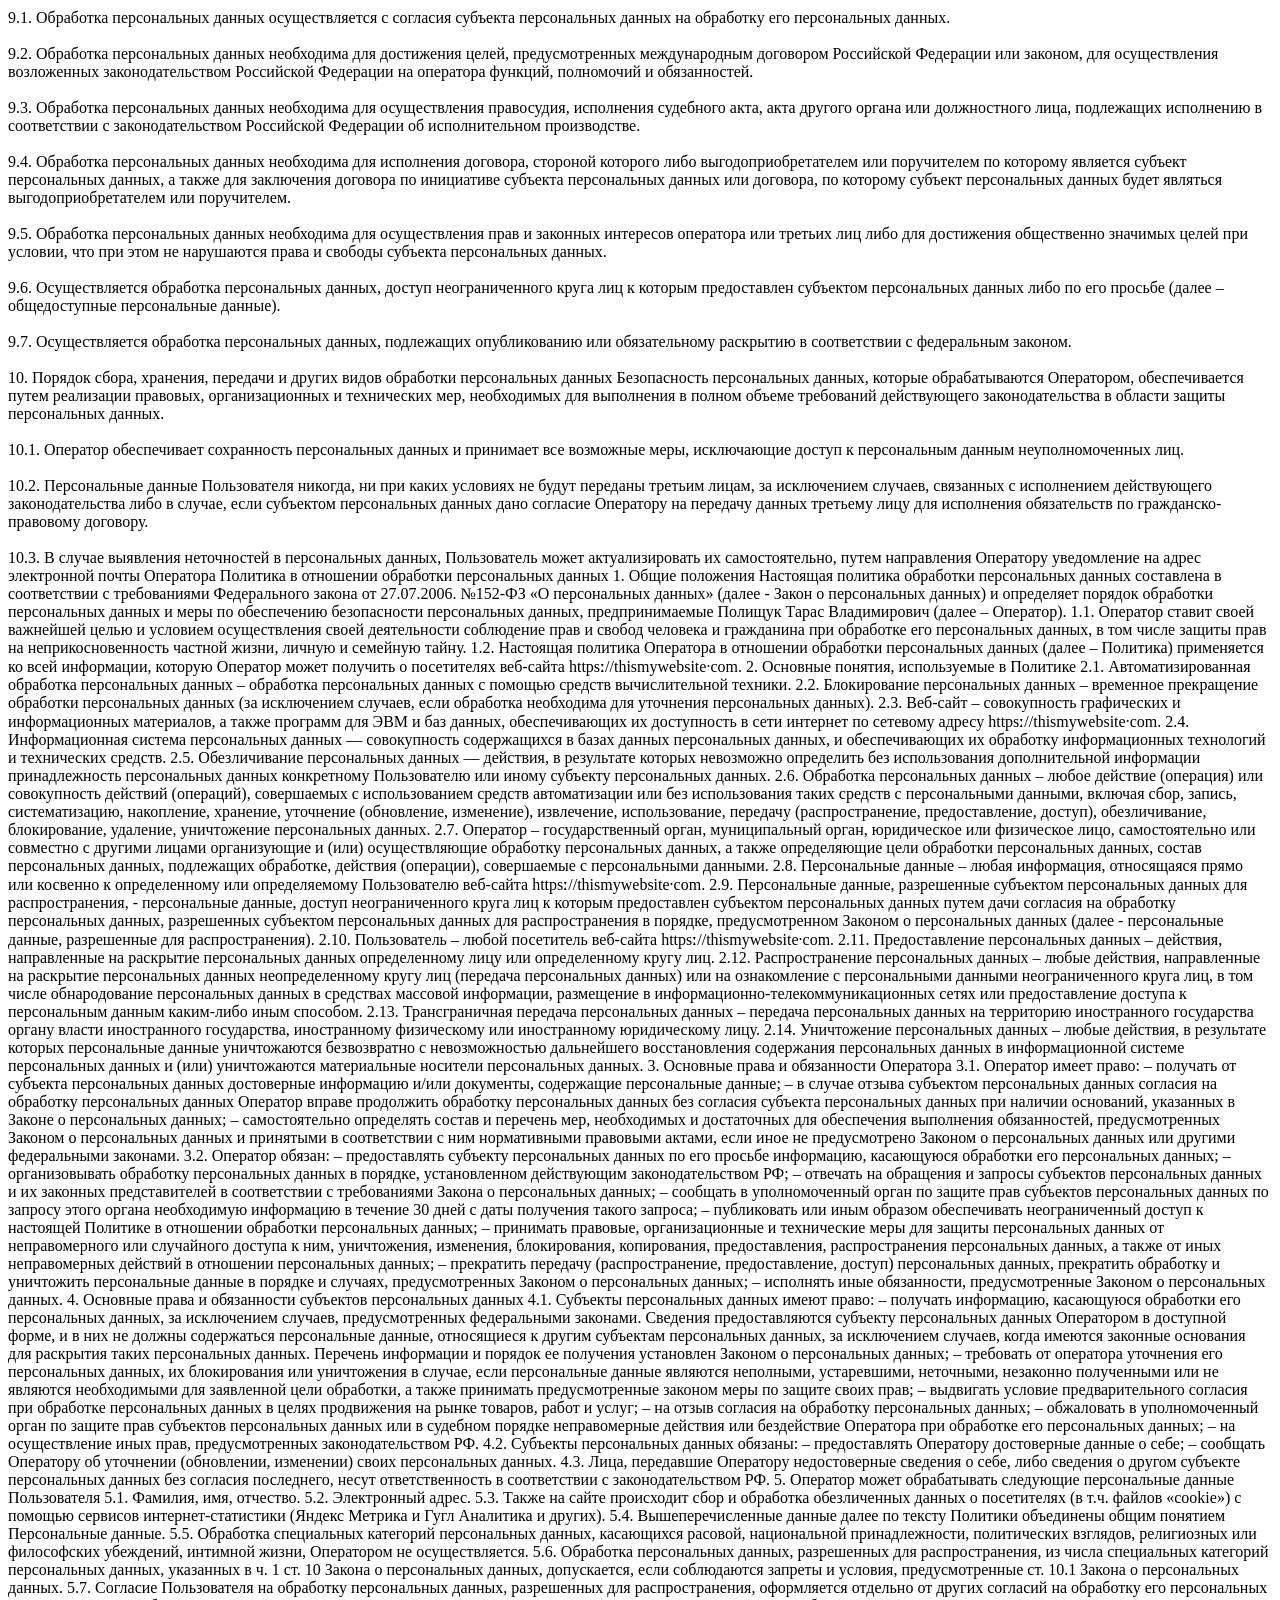
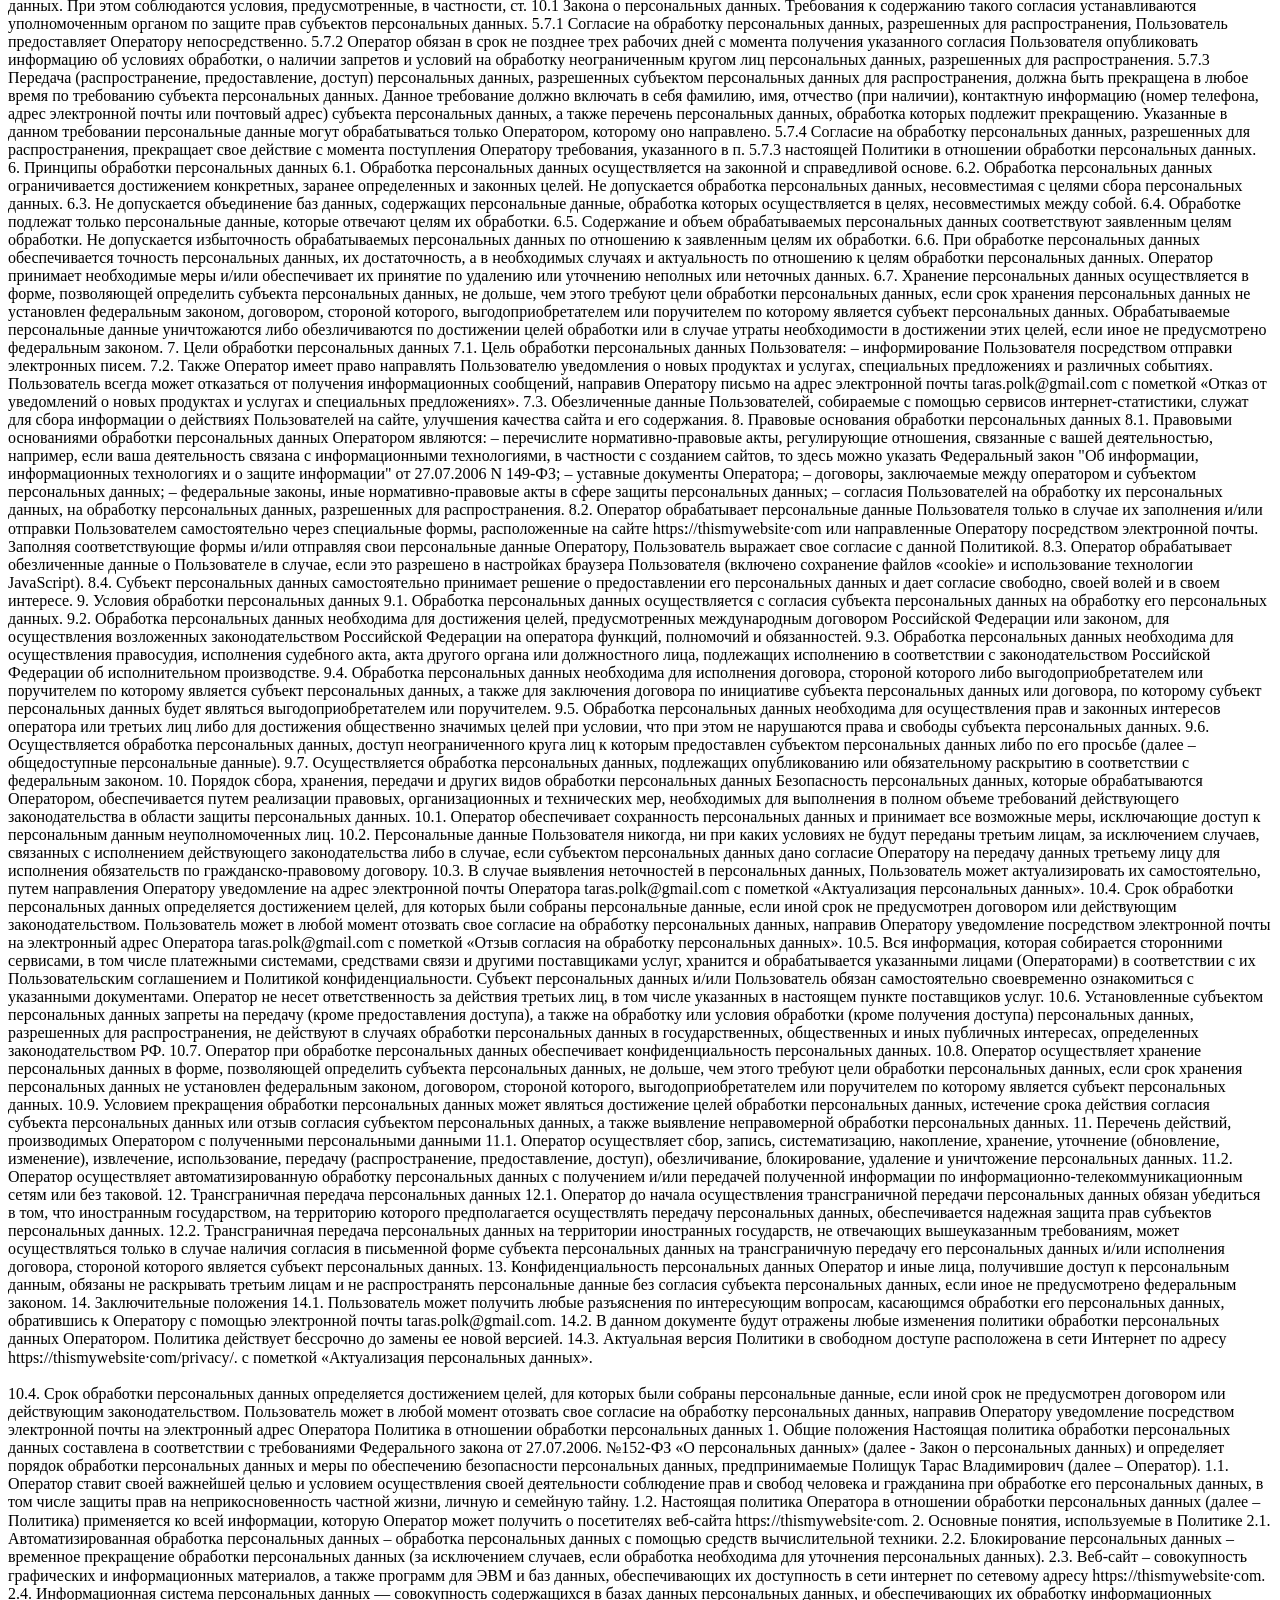
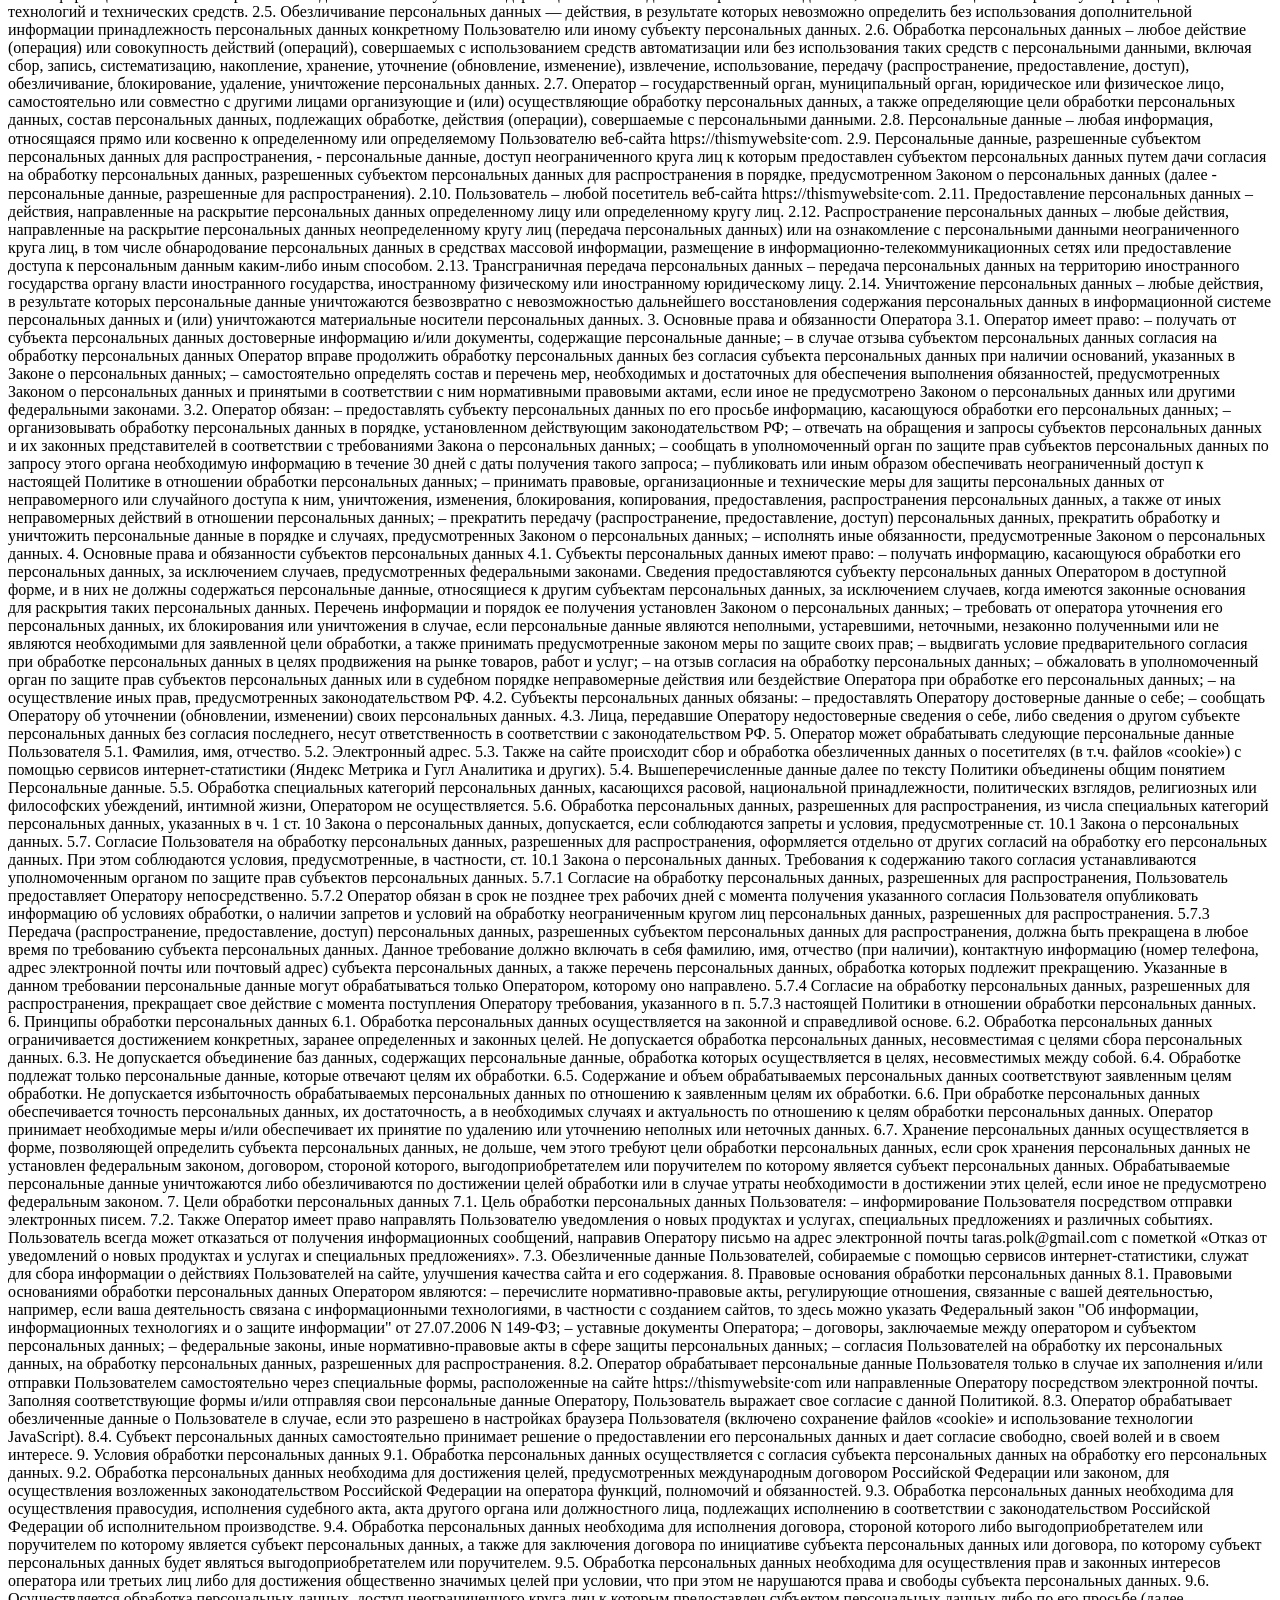
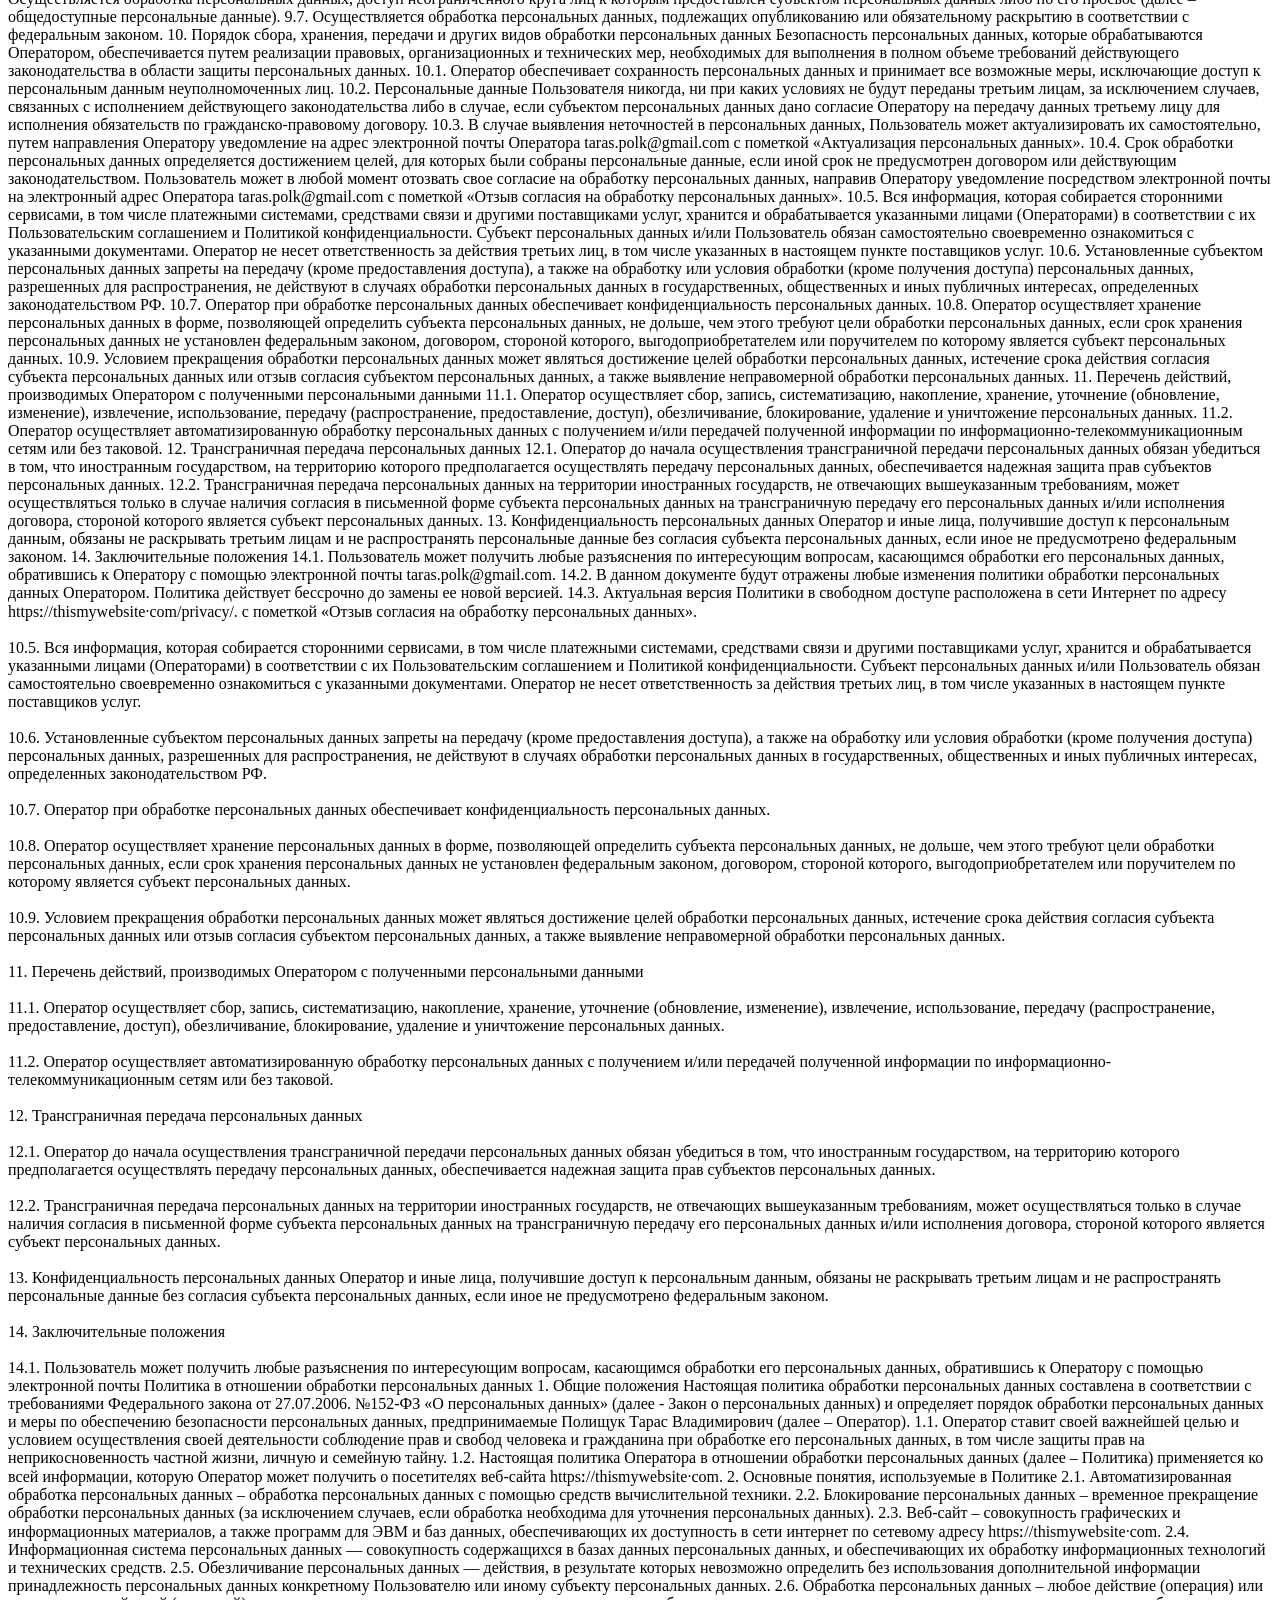
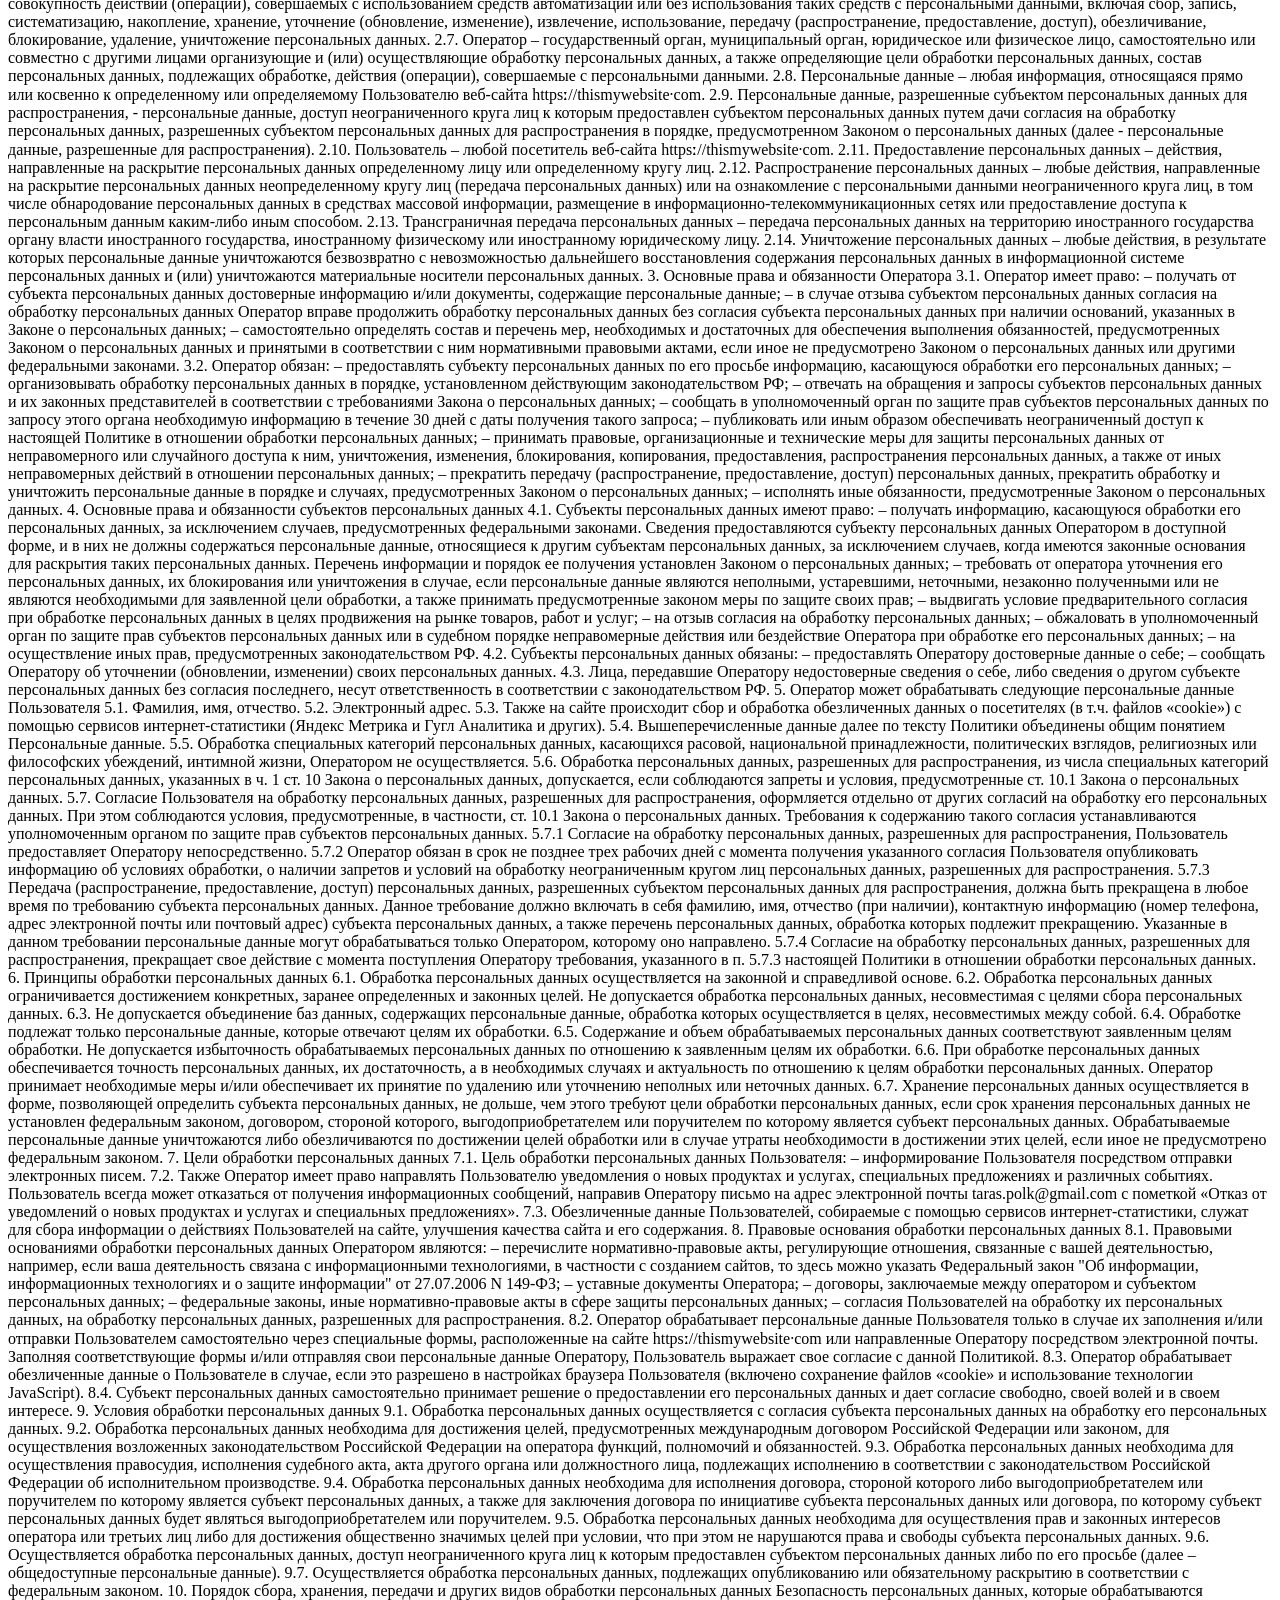
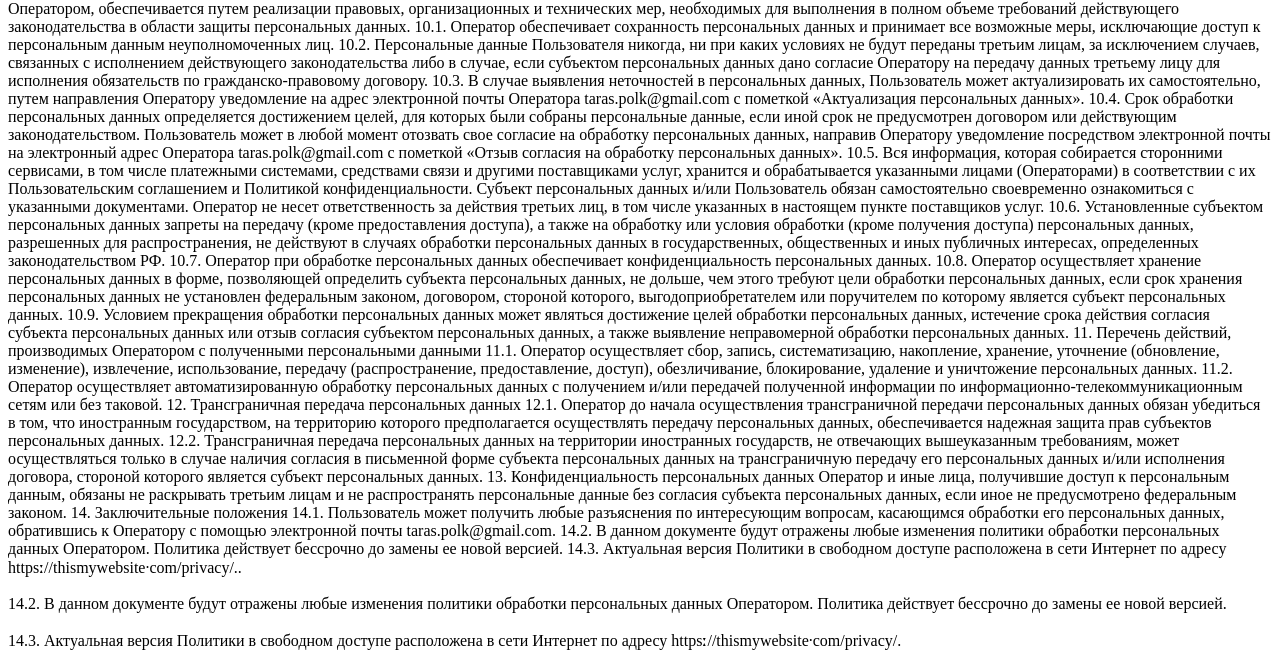
<file: policy.html>
<!DOCTYPE html><html lang="en"><head><meta charset="UTF-8"><meta http-equiv="X-UA-Compatible" content="IE=edge"><meta name="viewport" content="width=device-width,initial-scale=1"><meta name="title" content="Privat policy"><meta name="description" content="privat policy"><!-- Favicon  --><link rel="apple-touch-icon" sizes="57x57" href="icons/favicon/apple-icon-57x57.png"><link rel="apple-touch-icon" sizes="60x60" href="icons/favicon/apple-icon-60x60.png"><link rel="apple-touch-icon" sizes="72x72" href="icons/favicon/apple-icon-72x72.png"><link rel="apple-touch-icon" sizes="76x76" href="icons/favicon/apple-icon-76x76.png"><link rel="apple-touch-icon" sizes="114x114" href="icons/favicon/apple-icon-114x114.png"><link rel="apple-touch-icon" sizes="120x120" href="icons/favicon/apple-icon-120x120.png"><link rel="apple-touch-icon" sizes="144x144" href="icons/favicon/apple-icon-144x144.png"><link rel="apple-touch-icon" sizes="152x152" href="icons/favicon/apple-icon-152x152.png"><link rel="apple-touch-icon" sizes="180x180" href="icons/favicon/apple-icon-180x180.png"><link rel="icon" type="image/png" sizes="192x192" href="icons/favicon/android-icon-192x192.png"><link rel="icon" type="image/png" sizes="32x32" href="icons/favicon/favicon-32x32.png"><link rel="icon" type="image/png" sizes="96x96" href="icons/favicon/favicon-96x96.png"><link rel="icon" type="image/png" sizes="16x16" href="icons/favicon/favicon-16x16.png"><link rel="manifest" href="/manifest.json"><meta name="msapplication-TileColor" content="#ffffff"><meta name="msapplication-TileImage" content="/ms-icon-144x144.png"><meta name="theme-color" content="#ffffff"><title>Policy</title></head><body><h1>Политика в отношении обработки персональных данных</h1>1. Общие положения Настоящая политика обработки персональных данных составлена в соответствии с требованиями Федерального закона от 27.07.2006. №152-ФЗ «О персональных данных» (далее - Закон о персональных данных) и определяет порядок обработки персональных данных и меры по обеспечению безопасности персональных данных, предпринимаемые Polishchuk Taras Volodymyrovych (далее – Оператор).<br><br>1.1. Оператор ставит своей важнейшей целью и условием осуществления своей деятельности соблюдение прав и свобод человека и гражданина при обработке его персональных данных, в том числе защиты прав на неприкосновенность частной жизни, личную и семейную тайну.<br><br>1.2. Настоящая политика Оператора в отношении обработки персональных данных (далее – Политика) применяется ко всей информации, которую Оператор может получить о посетителях веб-сайта httpsː//thismywebsite·com.<br><br>2. Основные понятия, используемые в Политике<br><br>2.1. Автоматизированная обработка персональных данных – обработка персональных данных с помощью средств вычислительной техники.<br><br>2.2. Блокирование персональных данных – временное прекращение обработки персональных данных (за исключением случаев, если обработка необходима для уточнения персональных данных).<br><br>2.3. Веб-сайт – совокупность графических и информационных материалов, а также программ для ЭВМ и баз данных, обеспечивающих их доступность в сети интернет по сетевому адресу httpsː//thismywebsite·com.<br><br>2.4. Информационная система персональных данных — совокупность содержащихся в базах данных персональных данных, и обеспечивающих их обработку информационных технологий и технических средств.<br><br>2.5. Обезличивание персональных данных — действия, в результате которых невозможно определить без использования дополнительной информации принадлежность персональных данных конкретному Пользователю или иному субъекту персональных данных.<br><br>2.6. Обработка персональных данных – любое действие (операция) или совокупность действий (операций), совершаемых с использованием средств автоматизации или без использования таких средств с персональными данными, включая сбор, запись, систематизацию, накопление, хранение, уточнение (обновление, изменение), извлечение, использование, передачу (распространение, предоставление, доступ), обезличивание, блокирование, удаление, уничтожение персональных данных.<br><br>2.7. Оператор – государственный орган, муниципальный орган, юридическое или физическое лицо, самостоятельно или совместно с другими лицами организующие и (или) осуществляющие обработку персональных данных, а также определяющие цели обработки персональных данных, состав персональных данных, подлежащих обработке, действия (операции), совершаемые с персональными данными.<br><br>2.8. Персональные данные – любая информация, относящаяся прямо или косвенно к определенному или определяемому Пользователю веб-сайта httpsː//thismywebsite·com.<br><br>2.9. Персональные данные, разрешенные субъектом персональных данных для распространения, - персональные данные, доступ неограниченного круга лиц к которым предоставлен субъектом персональных данных путем дачи согласия на обработку персональных данных, разрешенных субъектом персональных данных для распространения в порядке, предусмотренном Законом о персональных данных (далее - персональные данные, разрешенные для распространения).<br><br>2.10. Пользователь – любой посетитель веб-сайта httpsː//thismywebsite·com.<br><br>2.11. Предоставление персональных данных – действия, направленные на раскрытие персональных данных определенному лицу или определенному кругу лиц.<br><br>2.12. Распространение персональных данных – любые действия, направленные на раскрытие персональных данных неопределенному кругу лиц (передача персональных данных) или на ознакомление с персональными данными неограниченного круга лиц, в том числе обнародование персональных данных в средствах массовой информации, размещение в информационно-телекоммуникационных сетях или предоставление доступа к персональным данным каким-либо иным способом.<br><br>2.13. Трансграничная передача персональных данных – передача персональных данных на территорию иностранного государства органу власти иностранного государства, иностранному физическому или иностранному юридическому лицу.<br><br>2.14. Уничтожение персональных данных – любые действия, в результате которых персональные данные уничтожаются безвозвратно с невозможностью дальнейшего восстановления содержания персональных данных в информационной системе персональных данных и (или) уничтожаются материальные носители персональных данных.<br><br>3. Основные права и обязанности Оператора<br><br>3.1. Оператор имеет право: – получать от субъекта персональных данных достоверные информацию и/или документы, содержащие персональные данные; – в случае отзыва субъектом персональных данных согласия на обработку персональных данных Оператор вправе продолжить обработку персональных данных без согласия субъекта персональных данных при наличии оснований, указанных в Законе о персональных данных; – самостоятельно определять состав и перечень мер, необходимых и достаточных для обеспечения выполнения обязанностей, предусмотренных Законом о персональных данных и принятыми в соответствии с ним нормативными правовыми актами, если иное не предусмотрено Законом о персональных данных или другими федеральными законами.<br><br>3.2. Оператор обязан: – предоставлять субъекту персональных данных по его просьбе информацию, касающуюся обработки его персональных данных; – организовывать обработку персональных данных в порядке, установленном действующим законодательством РФ; – отвечать на обращения и запросы субъектов персональных данных и их законных представителей в соответствии с требованиями Закона о персональных данных; – сообщать в уполномоченный орган по защите прав субъектов персональных данных по запросу этого органа необходимую информацию в течение 30 дней с даты получения такого запроса; – публиковать или иным образом обеспечивать неограниченный доступ к настоящей Политике в отношении обработки персональных данных; – принимать правовые, организационные и технические меры для защиты персональных данных от неправомерного или случайного доступа к ним, уничтожения, изменения, блокирования, копирования, предоставления, распространения персональных данных, а также от иных неправомерных действий в отношении персональных данных; – прекратить передачу (распространение, предоставление, доступ) персональных данных, прекратить обработку и уничтожить персональные данные в порядке и случаях, предусмотренных Законом о персональных данных; – исполнять иные обязанности, предусмотренные Законом о персональных данных.<br><br>4. Основные права и обязанности субъектов персональных данных<br><br>4.1. Субъекты персональных данных имеют право: – получать информацию, касающуюся обработки его персональных данных, за исключением случаев, предусмотренных федеральными законами. Сведения предоставляются субъекту персональных данных Оператором в доступной форме, и в них не должны содержаться персональные данные, относящиеся к другим субъектам персональных данных, за исключением случаев, когда имеются законные основания для раскрытия таких персональных данных. Перечень информации и порядок ее получения установлен Законом о персональных данных; – требовать от оператора уточнения его персональных данных, их блокирования или уничтожения в случае, если персональные данные являются неполными, устаревшими, неточными, незаконно полученными или не являются необходимыми для заявленной цели обработки, а также принимать предусмотренные законом меры по защите своих прав; – выдвигать условие предварительного согласия при обработке персональных данных в целях продвижения на рынке товаров, работ и услуг; – на отзыв согласия на обработку персональных данных; – обжаловать в уполномоченный орган по защите прав субъектов персональных данных или в судебном порядке неправомерные действия или бездействие Оператора при обработке его персональных данных; – на осуществление иных прав, предусмотренных законодательством РФ.<br><br>4.2. Субъекты персональных данных обязаны: – предоставлять Оператору достоверные данные о себе; – сообщать Оператору об уточнении (обновлении, изменении) своих персональных данных.<br><br>4.3. Лица, передавшие Оператору недостоверные сведения о себе, либо сведения о другом субъекте персональных данных без согласия последнего, несут ответственность в соответствии с законодательством РФ.<br><br>5. Оператор может обрабатывать следующие персональные данные Пользователя<br><br>5.1. Фамилия, имя, отчество.<br><br>5.2. Электронный адрес.<br><br>5.3. Также на сайте происходит сбор и обработка обезличенных данных о посетителях (в т.ч. файлов «cookie») с помощью сервисов интернет-статистики (Яндекс Метрика и Гугл Аналитика и других).<br><br>5.4. Вышеперечисленные данные далее по тексту Политики объединены общим понятием Персональные данные.<br><br>5.5. Обработка специальных категорий персональных данных, касающихся расовой, национальной принадлежности, политических взглядов, религиозных или философских убеждений, интимной жизни, Оператором не осуществляется.<br><br>5.6. Обработка персональных данных, разрешенных для распространения, из числа специальных категорий персональных данных, указанных в ч. 1 ст. 10 Закона о персональных данных, допускается, если соблюдаются запреты и условия, предусмотренные ст. 10.1 Закона о персональных данных.<br><br>5.7. Согласие Пользователя на обработку персональных данных, разрешенных для распространения, оформляется отдельно от других согласий на обработку его персональных данных. При этом соблюдаются условия, предусмотренные, в частности, ст. 10.1 Закона о персональных данных. Требования к содержанию такого согласия устанавливаются уполномоченным органом по защите прав субъектов персональных данных.<br><br>5.7.1 Согласие на обработку персональных данных, разрешенных для распространения, Пользователь предоставляет Оператору непосредственно.<br><br>5.7.2 Оператор обязан в срок не позднее трех рабочих дней с момента получения указанного согласия Пользователя опубликовать информацию об условиях обработки, о наличии запретов и условий на обработку неограниченным кругом лиц персональных данных, разрешенных для распространения.<br><br>5.7.3 Передача (распространение, предоставление, доступ) персональных данных, разрешенных субъектом персональных данных для распространения, должна быть прекращена в любое время по требованию субъекта персональных данных. Данное требование должно включать в себя фамилию, имя, отчество (при наличии), контактную информацию (номер телефона, адрес электронной почты или почтовый адрес) субъекта персональных данных, а также перечень персональных данных, обработка которых подлежит прекращению. Указанные в данном требовании персональные данные могут обрабатываться только Оператором, которому оно направлено.<br><br>5.7.4 Согласие на обработку персональных данных, разрешенных для распространения, прекращает свое действие с момента поступления Оператору требования, указанного в п. 5.7.3 настоящей Политики в отношении обработки персональных данных.<br><br>6. Принципы обработки персональных данных<br><br>6.1. Обработка персональных данных осуществляется на законной и справедливой основе.<br><br>6.2. Обработка персональных данных ограничивается достижением конкретных, заранее определенных и законных целей. Не допускается обработка персональных данных, несовместимая с целями сбора персональных данных.<br><br>6.3. Не допускается объединение баз данных, содержащих персональные данные, обработка которых осуществляется в целях, несовместимых между собой.<br><br>6.4. Обработке подлежат только персональные данные, которые отвечают целям их обработки.<br><br>6.5. Содержание и объем обрабатываемых персональных данных соответствуют заявленным целям обработки. Не допускается избыточность обрабатываемых персональных данных по отношению к заявленным целям их обработки.<br><br>6.6. При обработке персональных данных обеспечивается точность персональных данных, их достаточность, а в необходимых случаях и актуальность по отношению к целям обработки персональных данных. Оператор принимает необходимые меры и/или обеспечивает их принятие по удалению или уточнению неполных или неточных данных.<br><br>6.7. Хранение персональных данных осуществляется в форме, позволяющей определить субъекта персональных данных, не дольше, чем этого требуют цели обработки персональных данных, если срок хранения персональных данных не установлен федеральным законом, договором, стороной которого, выгодоприобретателем или поручителем по которому является субъект персональных данных. Обрабатываемые персональные данные уничтожаются либо обезличиваются по достижении целей обработки или в случае утраты необходимости в достижении этих целей, если иное не предусмотрено федеральным законом.<br><br>7. Цели обработки персональных данных<br><br>7.1. Цель обработки персональных данных Пользователя: – информирование Пользователя посредством отправки электронных писем.<br><br>7.2. Также Оператор имеет право направлять Пользователю уведомления о новых продуктах и услугах, специальных предложениях и различных событиях. Пользователь всегда может отказаться от получения информационных сообщений, направив Оператору письмо на адрес электронной почты Политика в отношении обработки персональных данных<br>__1. Общие положения Настоящая политика обработки персональных данных составлена в соответствии с требованиями Федерального закона от 27.07.2006. №152-ФЗ «О персональных данных» (далее - Закон о персональных данных) и определяет порядок обработки персональных данных и меры по обеспечению безопасности персональных данных, предпринимаемые Полищук Тарас Владимирович (далее – Оператор).<br>__1.1. Оператор ставит своей важнейшей целью и условием осуществления своей деятельности соблюдение прав и свобод человека и гражданина при обработке его персональных данных, в том числе защиты прав на неприкосновенность частной жизни, личную и семейную тайну.<br>__1.2. Настоящая политика Оператора в отношении обработки персональных данных (далее – Политика) применяется ко всей информации, которую Оператор может получить о посетителях веб-сайта httpsː//thismywebsite·com.<br>__2. Основные понятия, используемые в Политике 2.1. Автоматизированная обработка персональных данных – обработка персональных данных с помощью средств вычислительной техники.<br>__2.2. Блокирование персональных данных – временное прекращение обработки персональных данных (за исключением случаев, если обработка необходима для уточнения персональных данных).<br>__2.3. Веб-сайт – совокупность графических и информационных материалов, а также программ для ЭВМ и баз данных, обеспечивающих их доступность в сети интернет по сетевому адресу httpsː//thismywebsite·com.<br>__2.4. Информационная система персональных данных — совокупность содержащихся в базах данных персональных данных, и обеспечивающих их обработку информационных технологий и технических средств.<br>__2.5. Обезличивание персональных данных — действия, в результате которых невозможно определить без использования дополнительной информации принадлежность персональных данных конкретному Пользователю или иному субъекту персональных данных.<br>__2.6. Обработка персональных данных – любое действие (операция) или совокупность действий (операций), совершаемых с использованием средств автоматизации или без использования таких средств с персональными данными, включая сбор, запись, систематизацию, накопление, хранение, уточнение (обновление, изменение), извлечение, использование, передачу (распространение, предоставление, доступ), обезличивание, блокирование, удаление, уничтожение персональных данных.<br>__2.7. Оператор – государственный орган, муниципальный орган, юридическое или физическое лицо, самостоятельно или совместно с другими лицами организующие и (или) осуществляющие обработку персональных данных, а также определяющие цели обработки персональных данных, состав персональных данных, подлежащих обработке, действия (операции), совершаемые с персональными данными.<br>__2.8. Персональные данные – любая информация, относящаяся прямо или косвенно к определенному или определяемому Пользователю веб-сайта httpsː//thismywebsite·com.<br>__2.9. Персональные данные, разрешенные субъектом персональных данных для распространения, - персональные данные, доступ неограниченного круга лиц к которым предоставлен субъектом персональных данных путем дачи согласия на обработку персональных данных, разрешенных субъектом персональных данных для распространения в порядке, предусмотренном Законом о персональных данных (далее - персональные данные, разрешенные для распространения).<br>__2.10. Пользователь – любой посетитель веб-сайта httpsː//thismywebsite·com.<br>__2.11. Предоставление персональных данных – действия, направленные на раскрытие персональных данных определенному лицу или определенному кругу лиц.<br>__2.12. Распространение персональных данных – любые действия, направленные на раскрытие персональных данных неопределенному кругу лиц (передача персональных данных) или на ознакомление с персональными данными неограниченного круга лиц, в том числе обнародование персональных данных в средствах массовой информации, размещение в информационно-телекоммуникационных сетях или предоставление доступа к персональным данным каким-либо иным способом.<br>__2.13. Трансграничная передача персональных данных – передача персональных данных на территорию иностранного государства органу власти иностранного государства, иностранному физическому или иностранному юридическому лицу.<br>__2.14. Уничтожение персональных данных – любые действия, в результате которых персональные данные уничтожаются безвозвратно с невозможностью дальнейшего восстановления содержания персональных данных в информационной системе персональных данных и (или) уничтожаются материальные носители персональных данных.<br>__3. Основные права и обязанности Оператора<br>__3.1. Оператор имеет право: – получать от субъекта персональных данных достоверные информацию и/или документы, содержащие персональные данные; – в случае отзыва субъектом персональных данных согласия на обработку персональных данных Оператор вправе продолжить обработку персональных данных без согласия субъекта персональных данных при наличии оснований, указанных в Законе о персональных данных; – самостоятельно определять состав и перечень мер, необходимых и достаточных для обеспечения выполнения обязанностей, предусмотренных Законом о персональных данных и принятыми в соответствии с ним нормативными правовыми актами, если иное не предусмотрено Законом о персональных данных или другими федеральными законами.<br>__3.2. Оператор обязан: – предоставлять субъекту персональных данных по его просьбе информацию, касающуюся обработки его персональных данных; – организовывать обработку персональных данных в порядке, установленном действующим законодательством РФ; – отвечать на обращения и запросы субъектов персональных данных и их законных представителей в соответствии с требованиями Закона о персональных данных; – сообщать в уполномоченный орган по защите прав субъектов персональных данных по запросу этого органа необходимую информацию в течение 30 дней с даты получения такого запроса; – публиковать или иным образом обеспечивать неограниченный доступ к настоящей Политике в отношении обработки персональных данных; – принимать правовые, организационные и технические меры для защиты персональных данных от неправомерного или случайного доступа к ним, уничтожения, изменения, блокирования, копирования, предоставления, распространения персональных данных, а также от иных неправомерных действий в отношении персональных данных; – прекратить передачу (распространение, предоставление, доступ) персональных данных, прекратить обработку и уничтожить персональные данные в порядке и случаях, предусмотренных Законом о персональных данных; – исполнять иные обязанности, предусмотренные Законом о персональных данных.<br>__4. Основные права и обязанности субъектов персональных данных<br>__4.1. Субъекты персональных данных имеют право: – получать информацию, касающуюся обработки его персональных данных, за исключением случаев, предусмотренных федеральными законами. Сведения предоставляются субъекту персональных данных Оператором в доступной форме, и в них не должны содержаться персональные данные, относящиеся к другим субъектам персональных данных, за исключением случаев, когда имеются законные основания для раскрытия таких персональных данных. Перечень информации и порядок ее получения установлен Законом о персональных данных; – требовать от оператора уточнения его персональных данных, их блокирования или уничтожения в случае, если персональные данные являются неполными, устаревшими, неточными, незаконно полученными или не являются необходимыми для заявленной цели обработки, а также принимать предусмотренные законом меры по защите своих прав; – выдвигать условие предварительного согласия при обработке персональных данных в целях продвижения на рынке товаров, работ и услуг; – на отзыв согласия на обработку персональных данных; – обжаловать в уполномоченный орган по защите прав субъектов персональных данных или в судебном порядке неправомерные действия или бездействие Оператора при обработке его персональных данных; – на осуществление иных прав, предусмотренных законодательством РФ.<br>__4.2. Субъекты персональных данных обязаны: – предоставлять Оператору достоверные данные о себе; – сообщать Оператору об уточнении (обновлении, изменении) своих персональных данных.<br>__4.3. Лица, передавшие Оператору недостоверные сведения о себе, либо сведения о другом субъекте персональных данных без согласия последнего, несут ответственность в соответствии с законодательством РФ.<br>__5. Оператор может обрабатывать следующие персональные данные Пользователя<br>__5.1. Фамилия, имя, отчество.<br>__5.2. Электронный адрес.<br>__5.3. Также на сайте происходит сбор и обработка обезличенных данных о посетителях (в т.ч. файлов «cookie») с помощью сервисов интернет-статистики (Яндекс Метрика и Гугл Аналитика и других).<br>__5.4. Вышеперечисленные данные далее по тексту Политики объединены общим понятием Персональные данные.<br>__5.5. Обработка специальных категорий персональных данных, касающихся расовой, национальной принадлежности, политических взглядов, религиозных или философских убеждений, интимной жизни, Оператором не осуществляется.<br>__5.6. Обработка персональных данных, разрешенных для распространения, из числа специальных категорий персональных данных, указанных в ч. 1 ст. 10 Закона о персональных данных, допускается, если соблюдаются запреты и условия, предусмотренные ст. 10.1 Закона о персональных данных.<br>__5.7. Согласие Пользователя на обработку персональных данных, разрешенных для распространения, оформляется отдельно от других согласий на обработку его персональных данных. При этом соблюдаются условия, предусмотренные, в частности, ст. 10.1 Закона о персональных данных. Требования к содержанию такого согласия устанавливаются уполномоченным органом по защите прав субъектов персональных данных.<br>__5.7.1 Согласие на обработку персональных данных, разрешенных для распространения, Пользователь предоставляет Оператору непосредственно.<br>__5.7.2 Оператор обязан в срок не позднее трех рабочих дней с момента получения указанного согласия Пользователя опубликовать информацию об условиях обработки, о наличии запретов и условий на обработку неограниченным кругом лиц персональных данных, разрешенных для распространения.<br>__5.7.3 Передача (распространение, предоставление, доступ) персональных данных, разрешенных субъектом персональных данных для распространения, должна быть прекращена в любое время по требованию субъекта персональных данных. Данное требование должно включать в себя фамилию, имя, отчество (при наличии), контактную информацию (номер телефона, адрес электронной почты или почтовый адрес) субъекта персональных данных, а также перечень персональных данных, обработка которых подлежит прекращению. Указанные в данном требовании персональные данные могут обрабатываться только Оператором, которому оно направлено.<br>__5.7.4 Согласие на обработку персональных данных, разрешенных для распространения, прекращает свое действие с момента поступления Оператору требования, указанного в п. 5.7.3 настоящей Политики в отношении обработки персональных данных.<br>__6. Принципы обработки персональных данных<br>__6.1. Обработка персональных данных осуществляется на законной и справедливой основе.<br>__6.2. Обработка персональных данных ограничивается достижением конкретных, заранее определенных и законных целей. Не допускается обработка персональных данных, несовместимая с целями сбора персональных данных.<br>__6.3. Не допускается объединение баз данных, содержащих персональные данные, обработка которых осуществляется в целях, несовместимых между собой.<br>__6.4. Обработке подлежат только персональные данные, которые отвечают целям их обработки.<br>__6.5. Содержание и объем обрабатываемых персональных данных соответствуют заявленным целям обработки. Не допускается избыточность обрабатываемых персональных данных по отношению к заявленным целям их обработки.<br>__6.6. При обработке персональных данных обеспечивается точность персональных данных, их достаточность, а в необходимых случаях и актуальность по отношению к целям обработки персональных данных. Оператор принимает необходимые меры и/или обеспечивает их принятие по удалению или уточнению неполных или неточных данных.<br>__6.7. Хранение персональных данных осуществляется в форме, позволяющей определить субъекта персональных данных, не дольше, чем этого требуют цели обработки персональных данных, если срок хранения персональных данных не установлен федеральным законом, договором, стороной которого, выгодоприобретателем или поручителем по которому является субъект персональных данных. Обрабатываемые персональные данные уничтожаются либо обезличиваются по достижении целей обработки или в случае утраты необходимости в достижении этих целей, если иное не предусмотрено федеральным законом.<br>__7. Цели обработки персональных данных<br>__7.1. Цель обработки персональных данных Пользователя: – информирование Пользователя посредством отправки электронных писем.<br>__7.2. Также Оператор имеет право направлять Пользователю уведомления о новых продуктах и услугах, специальных предложениях и различных событиях. Пользователь всегда может отказаться от получения информационных сообщений, направив Оператору письмо на адрес электронной почты taras.polk@gmail.com с пометкой «Отказ от уведомлений о новых продуктах и услугах и специальных предложениях».<br>__7.3. Обезличенные данные Пользователей, собираемые с помощью сервисов интернет-статистики, служат для сбора информации о действиях Пользователей на сайте, улучшения качества сайта и его содержания.<br>__8. Правовые основания обработки персональных данных<br>__8.1. Правовыми основаниями обработки персональных данных Оператором являются: – перечислите нормативно-правовые акты, регулирующие отношения, связанные с вашей деятельностью, например, если ваша деятельность связана с информационными технологиями, в частности с созданием сайтов, то здесь можно указать Федеральный закон "Об информации, информационных технологиях и о защите информации" от 27.07.2006 N 149-ФЗ; – уставные документы Оператора; – договоры, заключаемые между оператором и субъектом персональных данных; – федеральные законы, иные нормативно-правовые акты в сфере защиты персональных данных; – согласия Пользователей на обработку их персональных данных, на обработку персональных данных, разрешенных для распространения.<br>__8.2. Оператор обрабатывает персональные данные Пользователя только в случае их заполнения и/или отправки Пользователем самостоятельно через специальные формы, расположенные на сайте httpsː//thismywebsite·com или направленные Оператору посредством электронной почты. Заполняя соответствующие формы и/или отправляя свои персональные данные Оператору, Пользователь выражает свое согласие с данной Политикой.<br>__8.3. Оператор обрабатывает обезличенные данные о Пользователе в случае, если это разрешено в настройках браузера Пользователя (включено сохранение файлов «cookie» и использование технологии JavaScript).<br>__8.4. Субъект персональных данных самостоятельно принимает решение о предоставлении его персональных данных и дает согласие свободно, своей волей и в своем интересе.<br>__9. Условия обработки персональных данных<br>__9.1. Обработка персональных данных осуществляется с согласия субъекта персональных данных на обработку его персональных данных.<br>__9.2. Обработка персональных данных необходима для достижения целей, предусмотренных международным договором Российской Федерации или законом, для осуществления возложенных законодательством Российской Федерации на оператора функций, полномочий и обязанностей.<br>__9.3. Обработка персональных данных необходима для осуществления правосудия, исполнения судебного акта, акта другого органа или должностного лица, подлежащих исполнению в соответствии с законодательством Российской Федерации об исполнительном производстве.<br>__9.4. Обработка персональных данных необходима для исполнения договора, стороной которого либо выгодоприобретателем или поручителем по которому является субъект персональных данных, а также для заключения договора по инициативе субъекта персональных данных или договора, по которому субъект персональных данных будет являться выгодоприобретателем или поручителем.<br>__9.5. Обработка персональных данных необходима для осуществления прав и законных интересов оператора или третьих лиц либо для достижения общественно значимых целей при условии, что при этом не нарушаются права и свободы субъекта персональных данных.<br>__9.6. Осуществляется обработка персональных данных, доступ неограниченного круга лиц к которым предоставлен субъектом персональных данных либо по его просьбе (далее – общедоступные персональные данные).<br>__9.7. Осуществляется обработка персональных данных, подлежащих опубликованию или обязательному раскрытию в соответствии с федеральным законом.<br>__10. Порядок сбора, хранения, передачи и других видов обработки персональных данных Безопасность персональных данных, которые обрабатываются Оператором, обеспечивается путем реализации правовых, организационных и технических мер, необходимых для выполнения в полном объеме требований действующего законодательства в области защиты персональных данных. 10.1. Оператор обеспечивает сохранность персональных данных и принимает все возможные меры, исключающие доступ к персональным данным неуполномоченных лиц.<br>__10.2. Персональные данные Пользователя никогда, ни при каких условиях не будут переданы третьим лицам, за исключением случаев, связанных с исполнением действующего законодательства либо в случае, если субъектом персональных данных дано согласие Оператору на передачу данных третьему лицу для исполнения обязательств по гражданско-правовому договору.<br>__10.3. В случае выявления неточностей в персональных данных, Пользователь может актуализировать их самостоятельно, путем направления Оператору уведомление на адрес электронной почты Оператора taras.polk@gmail.com с пометкой «Актуализация персональных данных».<br>__10.4. Срок обработки персональных данных определяется достижением целей, для которых были собраны персональные данные, если иной срок не предусмотрен договором или действующим законодательством. Пользователь может в любой момент отозвать свое согласие на обработку персональных данных, направив Оператору уведомление посредством электронной почты на электронный адрес Оператора taras.polk@gmail.com с пометкой «Отзыв согласия на обработку персональных данных».<br>__10.5. Вся информация, которая собирается сторонними сервисами, в том числе платежными системами, средствами связи и другими поставщиками услуг, хранится и обрабатывается указанными лицами (Операторами) в соответствии с их Пользовательским соглашением и Политикой конфиденциальности. Субъект персональных данных и/или Пользователь обязан самостоятельно своевременно ознакомиться с указанными документами. Оператор не несет ответственность за действия третьих лиц, в том числе указанных в настоящем пункте поставщиков услуг.<br>__10.6. Установленные субъектом персональных данных запреты на передачу (кроме предоставления доступа), а также на обработку или условия обработки (кроме получения доступа) персональных данных, разрешенных для распространения, не действуют в случаях обработки персональных данных в государственных, общественных и иных публичных интересах, определенных законодательством РФ.<br>__10.7. Оператор при обработке персональных данных обеспечивает конфиденциальность персональных данных.<br>__10.8. Оператор осуществляет хранение персональных данных в форме, позволяющей определить субъекта персональных данных, не дольше, чем этого требуют цели обработки персональных данных, если срок хранения персональных данных не установлен федеральным законом, договором, стороной которого, выгодоприобретателем или поручителем по которому является субъект персональных данных.<br>__10.9. Условием прекращения обработки персональных данных может являться достижение целей обработки персональных данных, истечение срока действия согласия субъекта персональных данных или отзыв согласия субъектом персональных данных, а также выявление неправомерной обработки персональных данных.<br>__11. Перечень действий, производимых Оператором с полученными персональными данными<br>__11.1. Оператор осуществляет сбор, запись, систематизацию, накопление, хранение, уточнение (обновление, изменение), извлечение, использование, передачу (распространение, предоставление, доступ), обезличивание, блокирование, удаление и уничтожение персональных данных.<br>__11.2. Оператор осуществляет автоматизированную обработку персональных данных с получением и/или передачей полученной информации по информационно-телекоммуникационным сетям или без таковой.<br>__12. Трансграничная передача персональных данных<br>__12.1. Оператор до начала осуществления трансграничной передачи персональных данных обязан убедиться в том, что иностранным государством, на территорию которого предполагается осуществлять передачу персональных данных, обеспечивается надежная защита прав субъектов персональных данных.<br>__12.2. Трансграничная передача персональных данных на территории иностранных государств, не отвечающих вышеуказанным требованиям, может осуществляться только в случае наличия согласия в письменной форме субъекта персональных данных на трансграничную передачу его персональных данных и/или исполнения договора, стороной которого является субъект персональных данных.<br>__13. Конфиденциальность персональных данных Оператор и иные лица, получившие доступ к персональным данным, обязаны не раскрывать третьим лицам и не распространять персональные данные без согласия субъекта персональных данных, если иное не предусмотрено федеральным законом.<br>__14. Заключительные положения<br>__14.1. Пользователь может получить любые разъяснения по интересующим вопросам, касающимся обработки его персональных данных, обратившись к Оператору с помощью электронной почты taras.polk@gmail.com.<br>__14.2. В данном документе будут отражены любые изменения политики обработки персональных данных Оператором. Политика действует бессрочно до замены ее новой версией.<br>__14.3. Актуальная версия Политики в свободном доступе расположена в сети Интернет по адресу httpsː//thismywebsite·com/privacy/. с пометкой «Отказ от уведомлений о новых продуктах и услугах и специальных предложениях».<br><br>7.3. Обезличенные данные Пользователей, собираемые с помощью сервисов интернет-статистики, служат для сбора информации о действиях Пользователей на сайте, улучшения качества сайта и его содержания.<br><br>8. Правовые основания обработки персональных данных<br><br>8.1. Правовыми основаниями обработки персональных данных Оператором являются: – перечислите нормативно-правовые акты, регулирующие отношения, связанные с вашей деятельностью, например, если ваша деятельность связана с информационными технологиями, в частности с созданием сайтов, то здесь можно указать Федеральный закон "Об информации, информационных технологиях и о защите информации" от 27.07.2006 N 149-ФЗ; – уставные документы Оператора; – договоры, заключаемые между оператором и субъектом персональных данных; – федеральные законы, иные нормативно-правовые акты в сфере защиты персональных данных; – согласия Пользователей на обработку их персональных данных, на обработку персональных данных, разрешенных для распространения.<br><br>8.2. Оператор обрабатывает персональные данные Пользователя только в случае их заполнения и/или отправки Пользователем самостоятельно через специальные формы, расположенные на сайте httpsː//thismywebsite·com или направленные Оператору посредством электронной почты. Заполняя соответствующие формы и/или отправляя свои персональные данные Оператору, Пользователь выражает свое согласие с данной Политикой.<br><br>8.3. Оператор обрабатывает обезличенные данные о Пользователе в случае, если это разрешено в настройках браузера Пользователя (включено сохранение файлов «cookie» и использование технологии JavaScript).<br><br>8.4. Субъект персональных данных самостоятельно принимает решение о предоставлении его персональных данных и дает согласие свободно, своей волей и в своем интересе.<br><br>9. Условия обработки персональных данных<br><br>9.1. Обработка персональных данных осуществляется с согласия субъекта персональных данных на обработку его персональных данных.<br><br>9.2. Обработка персональных данных необходима для достижения целей, предусмотренных международным договором Российской Федерации или законом, для осуществления возложенных законодательством Российской Федерации на оператора функций, полномочий и обязанностей.<br><br>9.3. Обработка персональных данных необходима для осуществления правосудия, исполнения судебного акта, акта другого органа или должностного лица, подлежащих исполнению в соответствии с законодательством Российской Федерации об исполнительном производстве.<br><br>9.4. Обработка персональных данных необходима для исполнения договора, стороной которого либо выгодоприобретателем или поручителем по которому является субъект персональных данных, а также для заключения договора по инициативе субъекта персональных данных или договора, по которому субъект персональных данных будет являться выгодоприобретателем или поручителем.<br><br>9.5. Обработка персональных данных необходима для осуществления прав и законных интересов оператора или третьих лиц либо для достижения общественно значимых целей при условии, что при этом не нарушаются права и свободы субъекта персональных данных.<br><br>9.6. Осуществляется обработка персональных данных, доступ неограниченного круга лиц к которым предоставлен субъектом персональных данных либо по его просьбе (далее – общедоступные персональные данные).<br><br>9.7. Осуществляется обработка персональных данных, подлежащих опубликованию или обязательному раскрытию в соответствии с федеральным законом.<br><br>10. Порядок сбора, хранения, передачи и других видов обработки персональных данных Безопасность персональных данных, которые обрабатываются Оператором, обеспечивается путем реализации правовых, организационных и технических мер, необходимых для выполнения в полном объеме требований действующего законодательства в области защиты персональных данных.<br><br>10.1. Оператор обеспечивает сохранность персональных данных и принимает все возможные меры, исключающие доступ к персональным данным неуполномоченных лиц.<br><br>10.2. Персональные данные Пользователя никогда, ни при каких условиях не будут переданы третьим лицам, за исключением случаев, связанных с исполнением действующего законодательства либо в случае, если субъектом персональных данных дано согласие Оператору на передачу данных третьему лицу для исполнения обязательств по гражданско-правовому договору.<br><br>10.3. В случае выявления неточностей в персональных данных, Пользователь может актуализировать их самостоятельно, путем направления Оператору уведомление на адрес электронной почты Оператора Политика в отношении обработки персональных данных 1. Общие положения Настоящая политика обработки персональных данных составлена в соответствии с требованиями Федерального закона от 27.07.2006. №152-ФЗ «О персональных данных» (далее - Закон о персональных данных) и определяет порядок обработки персональных данных и меры по обеспечению безопасности персональных данных, предпринимаемые Полищук Тарас Владимирович (далее – Оператор). 1.1. Оператор ставит своей важнейшей целью и условием осуществления своей деятельности соблюдение прав и свобод человека и гражданина при обработке его персональных данных, в том числе защиты прав на неприкосновенность частной жизни, личную и семейную тайну. 1.2. Настоящая политика Оператора в отношении обработки персональных данных (далее – Политика) применяется ко всей информации, которую Оператор может получить о посетителях веб-сайта httpsː//thismywebsite·com. 2. Основные понятия, используемые в Политике 2.1. Автоматизированная обработка персональных данных – обработка персональных данных с помощью средств вычислительной техники. 2.2. Блокирование персональных данных – временное прекращение обработки персональных данных (за исключением случаев, если обработка необходима для уточнения персональных данных). 2.3. Веб-сайт – совокупность графических и информационных материалов, а также программ для ЭВМ и баз данных, обеспечивающих их доступность в сети интернет по сетевому адресу httpsː//thismywebsite·com. 2.4. Информационная система персональных данных — совокупность содержащихся в базах данных персональных данных, и обеспечивающих их обработку информационных технологий и технических средств. 2.5. Обезличивание персональных данных — действия, в результате которых невозможно определить без использования дополнительной информации принадлежность персональных данных конкретному Пользователю или иному субъекту персональных данных. 2.6. Обработка персональных данных – любое действие (операция) или совокупность действий (операций), совершаемых с использованием средств автоматизации или без использования таких средств с персональными данными, включая сбор, запись, систематизацию, накопление, хранение, уточнение (обновление, изменение), извлечение, использование, передачу (распространение, предоставление, доступ), обезличивание, блокирование, удаление, уничтожение персональных данных. 2.7. Оператор – государственный орган, муниципальный орган, юридическое или физическое лицо, самостоятельно или совместно с другими лицами организующие и (или) осуществляющие обработку персональных данных, а также определяющие цели обработки персональных данных, состав персональных данных, подлежащих обработке, действия (операции), совершаемые с персональными данными. 2.8. Персональные данные – любая информация, относящаяся прямо или косвенно к определенному или определяемому Пользователю веб-сайта httpsː//thismywebsite·com. 2.9. Персональные данные, разрешенные субъектом персональных данных для распространения, - персональные данные, доступ неограниченного круга лиц к которым предоставлен субъектом персональных данных путем дачи согласия на обработку персональных данных, разрешенных субъектом персональных данных для распространения в порядке, предусмотренном Законом о персональных данных (далее - персональные данные, разрешенные для распространения). 2.10. Пользователь – любой посетитель веб-сайта httpsː//thismywebsite·com. 2.11. Предоставление персональных данных – действия, направленные на раскрытие персональных данных определенному лицу или определенному кругу лиц. 2.12. Распространение персональных данных – любые действия, направленные на раскрытие персональных данных неопределенному кругу лиц (передача персональных данных) или на ознакомление с персональными данными неограниченного круга лиц, в том числе обнародование персональных данных в средствах массовой информации, размещение в информационно-телекоммуникационных сетях или предоставление доступа к персональным данным каким-либо иным способом. 2.13. Трансграничная передача персональных данных – передача персональных данных на территорию иностранного государства органу власти иностранного государства, иностранному физическому или иностранному юридическому лицу. 2.14. Уничтожение персональных данных – любые действия, в результате которых персональные данные уничтожаются безвозвратно с невозможностью дальнейшего восстановления содержания персональных данных в информационной системе персональных данных и (или) уничтожаются материальные носители персональных данных. 3. Основные права и обязанности Оператора 3.1. Оператор имеет право: – получать от субъекта персональных данных достоверные информацию и/или документы, содержащие персональные данные; – в случае отзыва субъектом персональных данных согласия на обработку персональных данных Оператор вправе продолжить обработку персональных данных без согласия субъекта персональных данных при наличии оснований, указанных в Законе о персональных данных; – самостоятельно определять состав и перечень мер, необходимых и достаточных для обеспечения выполнения обязанностей, предусмотренных Законом о персональных данных и принятыми в соответствии с ним нормативными правовыми актами, если иное не предусмотрено Законом о персональных данных или другими федеральными законами. 3.2. Оператор обязан: – предоставлять субъекту персональных данных по его просьбе информацию, касающуюся обработки его персональных данных; – организовывать обработку персональных данных в порядке, установленном действующим законодательством РФ; – отвечать на обращения и запросы субъектов персональных данных и их законных представителей в соответствии с требованиями Закона о персональных данных; – сообщать в уполномоченный орган по защите прав субъектов персональных данных по запросу этого органа необходимую информацию в течение 30 дней с даты получения такого запроса; – публиковать или иным образом обеспечивать неограниченный доступ к настоящей Политике в отношении обработки персональных данных; – принимать правовые, организационные и технические меры для защиты персональных данных от неправомерного или случайного доступа к ним, уничтожения, изменения, блокирования, копирования, предоставления, распространения персональных данных, а также от иных неправомерных действий в отношении персональных данных; – прекратить передачу (распространение, предоставление, доступ) персональных данных, прекратить обработку и уничтожить персональные данные в порядке и случаях, предусмотренных Законом о персональных данных; – исполнять иные обязанности, предусмотренные Законом о персональных данных. 4. Основные права и обязанности субъектов персональных данных 4.1. Субъекты персональных данных имеют право: – получать информацию, касающуюся обработки его персональных данных, за исключением случаев, предусмотренных федеральными законами. Сведения предоставляются субъекту персональных данных Оператором в доступной форме, и в них не должны содержаться персональные данные, относящиеся к другим субъектам персональных данных, за исключением случаев, когда имеются законные основания для раскрытия таких персональных данных. Перечень информации и порядок ее получения установлен Законом о персональных данных; – требовать от оператора уточнения его персональных данных, их блокирования или уничтожения в случае, если персональные данные являются неполными, устаревшими, неточными, незаконно полученными или не являются необходимыми для заявленной цели обработки, а также принимать предусмотренные законом меры по защите своих прав; – выдвигать условие предварительного согласия при обработке персональных данных в целях продвижения на рынке товаров, работ и услуг; – на отзыв согласия на обработку персональных данных; – обжаловать в уполномоченный орган по защите прав субъектов персональных данных или в судебном порядке неправомерные действия или бездействие Оператора при обработке его персональных данных; – на осуществление иных прав, предусмотренных законодательством РФ. 4.2. Субъекты персональных данных обязаны: – предоставлять Оператору достоверные данные о себе; – сообщать Оператору об уточнении (обновлении, изменении) своих персональных данных. 4.3. Лица, передавшие Оператору недостоверные сведения о себе, либо сведения о другом субъекте персональных данных без согласия последнего, несут ответственность в соответствии с законодательством РФ. 5. Оператор может обрабатывать следующие персональные данные Пользователя 5.1. Фамилия, имя, отчество. 5.2. Электронный адрес. 5.3. Также на сайте происходит сбор и обработка обезличенных данных о посетителях (в т.ч. файлов «cookie») с помощью сервисов интернет-статистики (Яндекс Метрика и Гугл Аналитика и других). 5.4. Вышеперечисленные данные далее по тексту Политики объединены общим понятием Персональные данные. 5.5. Обработка специальных категорий персональных данных, касающихся расовой, национальной принадлежности, политических взглядов, религиозных или философских убеждений, интимной жизни, Оператором не осуществляется. 5.6. Обработка персональных данных, разрешенных для распространения, из числа специальных категорий персональных данных, указанных в ч. 1 ст. 10 Закона о персональных данных, допускается, если соблюдаются запреты и условия, предусмотренные ст. 10.1 Закона о персональных данных. 5.7. Согласие Пользователя на обработку персональных данных, разрешенных для распространения, оформляется отдельно от других согласий на обработку его персональных данных. При этом соблюдаются условия, предусмотренные, в частности, ст. 10.1 Закона о персональных данных. Требования к содержанию такого согласия устанавливаются уполномоченным органом по защите прав субъектов персональных данных. 5.7.1 Согласие на обработку персональных данных, разрешенных для распространения, Пользователь предоставляет Оператору непосредственно. 5.7.2 Оператор обязан в срок не позднее трех рабочих дней с момента получения указанного согласия Пользователя опубликовать информацию об условиях обработки, о наличии запретов и условий на обработку неограниченным кругом лиц персональных данных, разрешенных для распространения. 5.7.3 Передача (распространение, предоставление, доступ) персональных данных, разрешенных субъектом персональных данных для распространения, должна быть прекращена в любое время по требованию субъекта персональных данных. Данное требование должно включать в себя фамилию, имя, отчество (при наличии), контактную информацию (номер телефона, адрес электронной почты или почтовый адрес) субъекта персональных данных, а также перечень персональных данных, обработка которых подлежит прекращению. Указанные в данном требовании персональные данные могут обрабатываться только Оператором, которому оно направлено. 5.7.4 Согласие на обработку персональных данных, разрешенных для распространения, прекращает свое действие с момента поступления Оператору требования, указанного в п. 5.7.3 настоящей Политики в отношении обработки персональных данных. 6. Принципы обработки персональных данных 6.1. Обработка персональных данных осуществляется на законной и справедливой основе. 6.2. Обработка персональных данных ограничивается достижением конкретных, заранее определенных и законных целей. Не допускается обработка персональных данных, несовместимая с целями сбора персональных данных. 6.3. Не допускается объединение баз данных, содержащих персональные данные, обработка которых осуществляется в целях, несовместимых между собой. 6.4. Обработке подлежат только персональные данные, которые отвечают целям их обработки. 6.5. Содержание и объем обрабатываемых персональных данных соответствуют заявленным целям обработки. Не допускается избыточность обрабатываемых персональных данных по отношению к заявленным целям их обработки. 6.6. При обработке персональных данных обеспечивается точность персональных данных, их достаточность, а в необходимых случаях и актуальность по отношению к целям обработки персональных данных. Оператор принимает необходимые меры и/или обеспечивает их принятие по удалению или уточнению неполных или неточных данных. 6.7. Хранение персональных данных осуществляется в форме, позволяющей определить субъекта персональных данных, не дольше, чем этого требуют цели обработки персональных данных, если срок хранения персональных данных не установлен федеральным законом, договором, стороной которого, выгодоприобретателем или поручителем по которому является субъект персональных данных. Обрабатываемые персональные данные уничтожаются либо обезличиваются по достижении целей обработки или в случае утраты необходимости в достижении этих целей, если иное не предусмотрено федеральным законом. 7. Цели обработки персональных данных 7.1. Цель обработки персональных данных Пользователя: – информирование Пользователя посредством отправки электронных писем. 7.2. Также Оператор имеет право направлять Пользователю уведомления о новых продуктах и услугах, специальных предложениях и различных событиях. Пользователь всегда может отказаться от получения информационных сообщений, направив Оператору письмо на адрес электронной почты taras.polk@gmail.com с пометкой «Отказ от уведомлений о новых продуктах и услугах и специальных предложениях». 7.3. Обезличенные данные Пользователей, собираемые с помощью сервисов интернет-статистики, служат для сбора информации о действиях Пользователей на сайте, улучшения качества сайта и его содержания. 8. Правовые основания обработки персональных данных 8.1. Правовыми основаниями обработки персональных данных Оператором являются: – перечислите нормативно-правовые акты, регулирующие отношения, связанные с вашей деятельностью, например, если ваша деятельность связана с информационными технологиями, в частности с созданием сайтов, то здесь можно указать Федеральный закон "Об информации, информационных технологиях и о защите информации" от 27.07.2006 N 149-ФЗ; – уставные документы Оператора; – договоры, заключаемые между оператором и субъектом персональных данных; – федеральные законы, иные нормативно-правовые акты в сфере защиты персональных данных; – согласия Пользователей на обработку их персональных данных, на обработку персональных данных, разрешенных для распространения. 8.2. Оператор обрабатывает персональные данные Пользователя только в случае их заполнения и/или отправки Пользователем самостоятельно через специальные формы, расположенные на сайте httpsː//thismywebsite·com или направленные Оператору посредством электронной почты. Заполняя соответствующие формы и/или отправляя свои персональные данные Оператору, Пользователь выражает свое согласие с данной Политикой. 8.3. Оператор обрабатывает обезличенные данные о Пользователе в случае, если это разрешено в настройках браузера Пользователя (включено сохранение файлов «cookie» и использование технологии JavaScript). 8.4. Субъект персональных данных самостоятельно принимает решение о предоставлении его персональных данных и дает согласие свободно, своей волей и в своем интересе. 9. Условия обработки персональных данных 9.1. Обработка персональных данных осуществляется с согласия субъекта персональных данных на обработку его персональных данных. 9.2. Обработка персональных данных необходима для достижения целей, предусмотренных международным договором Российской Федерации или законом, для осуществления возложенных законодательством Российской Федерации на оператора функций, полномочий и обязанностей. 9.3. Обработка персональных данных необходима для осуществления правосудия, исполнения судебного акта, акта другого органа или должностного лица, подлежащих исполнению в соответствии с законодательством Российской Федерации об исполнительном производстве. 9.4. Обработка персональных данных необходима для исполнения договора, стороной которого либо выгодоприобретателем или поручителем по которому является субъект персональных данных, а также для заключения договора по инициативе субъекта персональных данных или договора, по которому субъект персональных данных будет являться выгодоприобретателем или поручителем. 9.5. Обработка персональных данных необходима для осуществления прав и законных интересов оператора или третьих лиц либо для достижения общественно значимых целей при условии, что при этом не нарушаются права и свободы субъекта персональных данных. 9.6. Осуществляется обработка персональных данных, доступ неограниченного круга лиц к которым предоставлен субъектом персональных данных либо по его просьбе (далее – общедоступные персональные данные). 9.7. Осуществляется обработка персональных данных, подлежащих опубликованию или обязательному раскрытию в соответствии с федеральным законом. 10. Порядок сбора, хранения, передачи и других видов обработки персональных данных Безопасность персональных данных, которые обрабатываются Оператором, обеспечивается путем реализации правовых, организационных и технических мер, необходимых для выполнения в полном объеме требований действующего законодательства в области защиты персональных данных. 10.1. Оператор обеспечивает сохранность персональных данных и принимает все возможные меры, исключающие доступ к персональным данным неуполномоченных лиц. 10.2. Персональные данные Пользователя никогда, ни при каких условиях не будут переданы третьим лицам, за исключением случаев, связанных с исполнением действующего законодательства либо в случае, если субъектом персональных данных дано согласие Оператору на передачу данных третьему лицу для исполнения обязательств по гражданско-правовому договору. 10.3. В случае выявления неточностей в персональных данных, Пользователь может актуализировать их самостоятельно, путем направления Оператору уведомление на адрес электронной почты Оператора taras.polk@gmail.com с пометкой «Актуализация персональных данных». 10.4. Срок обработки персональных данных определяется достижением целей, для которых были собраны персональные данные, если иной срок не предусмотрен договором или действующим законодательством. Пользователь может в любой момент отозвать свое согласие на обработку персональных данных, направив Оператору уведомление посредством электронной почты на электронный адрес Оператора taras.polk@gmail.com с пометкой «Отзыв согласия на обработку персональных данных». 10.5. Вся информация, которая собирается сторонними сервисами, в том числе платежными системами, средствами связи и другими поставщиками услуг, хранится и обрабатывается указанными лицами (Операторами) в соответствии с их Пользовательским соглашением и Политикой конфиденциальности. Субъект персональных данных и/или Пользователь обязан самостоятельно своевременно ознакомиться с указанными документами. Оператор не несет ответственность за действия третьих лиц, в том числе указанных в настоящем пункте поставщиков услуг. 10.6. Установленные субъектом персональных данных запреты на передачу (кроме предоставления доступа), а также на обработку или условия обработки (кроме получения доступа) персональных данных, разрешенных для распространения, не действуют в случаях обработки персональных данных в государственных, общественных и иных публичных интересах, определенных законодательством РФ. 10.7. Оператор при обработке персональных данных обеспечивает конфиденциальность персональных данных. 10.8. Оператор осуществляет хранение персональных данных в форме, позволяющей определить субъекта персональных данных, не дольше, чем этого требуют цели обработки персональных данных, если срок хранения персональных данных не установлен федеральным законом, договором, стороной которого, выгодоприобретателем или поручителем по которому является субъект персональных данных. 10.9. Условием прекращения обработки персональных данных может являться достижение целей обработки персональных данных, истечение срока действия согласия субъекта персональных данных или отзыв согласия субъектом персональных данных, а также выявление неправомерной обработки персональных данных. 11. Перечень действий, производимых Оператором с полученными персональными данными 11.1. Оператор осуществляет сбор, запись, систематизацию, накопление, хранение, уточнение (обновление, изменение), извлечение, использование, передачу (распространение, предоставление, доступ), обезличивание, блокирование, удаление и уничтожение персональных данных. 11.2. Оператор осуществляет автоматизированную обработку персональных данных с получением и/или передачей полученной информации по информационно-телекоммуникационным сетям или без таковой. 12. Трансграничная передача персональных данных 12.1. Оператор до начала осуществления трансграничной передачи персональных данных обязан убедиться в том, что иностранным государством, на территорию которого предполагается осуществлять передачу персональных данных, обеспечивается надежная защита прав субъектов персональных данных. 12.2. Трансграничная передача персональных данных на территории иностранных государств, не отвечающих вышеуказанным требованиям, может осуществляться только в случае наличия согласия в письменной форме субъекта персональных данных на трансграничную передачу его персональных данных и/или исполнения договора, стороной которого является субъект персональных данных. 13. Конфиденциальность персональных данных Оператор и иные лица, получившие доступ к персональным данным, обязаны не раскрывать третьим лицам и не распространять персональные данные без согласия субъекта персональных данных, если иное не предусмотрено федеральным законом. 14. Заключительные положения 14.1. Пользователь может получить любые разъяснения по интересующим вопросам, касающимся обработки его персональных данных, обратившись к Оператору с помощью электронной почты taras.polk@gmail.com. 14.2. В данном документе будут отражены любые изменения политики обработки персональных данных Оператором. Политика действует бессрочно до замены ее новой версией. 14.3. Актуальная версия Политики в свободном доступе расположена в сети Интернет по адресу httpsː//thismywebsite·com/privacy/. с пометкой «Актуализация персональных данных».<br><br>10.4. Срок обработки персональных данных определяется достижением целей, для которых были собраны персональные данные, если иной срок не предусмотрен договором или действующим законодательством. Пользователь может в любой момент отозвать свое согласие на обработку персональных данных, направив Оператору уведомление посредством электронной почты на электронный адрес Оператора Политика в отношении обработки персональных данных 1. Общие положения Настоящая политика обработки персональных данных составлена в соответствии с требованиями Федерального закона от 27.07.2006. №152-ФЗ «О персональных данных» (далее - Закон о персональных данных) и определяет порядок обработки персональных данных и меры по обеспечению безопасности персональных данных, предпринимаемые Полищук Тарас Владимирович (далее – Оператор). 1.1. Оператор ставит своей важнейшей целью и условием осуществления своей деятельности соблюдение прав и свобод человека и гражданина при обработке его персональных данных, в том числе защиты прав на неприкосновенность частной жизни, личную и семейную тайну. 1.2. Настоящая политика Оператора в отношении обработки персональных данных (далее – Политика) применяется ко всей информации, которую Оператор может получить о посетителях веб-сайта httpsː//thismywebsite·com. 2. Основные понятия, используемые в Политике 2.1. Автоматизированная обработка персональных данных – обработка персональных данных с помощью средств вычислительной техники. 2.2. Блокирование персональных данных – временное прекращение обработки персональных данных (за исключением случаев, если обработка необходима для уточнения персональных данных). 2.3. Веб-сайт – совокупность графических и информационных материалов, а также программ для ЭВМ и баз данных, обеспечивающих их доступность в сети интернет по сетевому адресу httpsː//thismywebsite·com. 2.4. Информационная система персональных данных — совокупность содержащихся в базах данных персональных данных, и обеспечивающих их обработку информационных технологий и технических средств. 2.5. Обезличивание персональных данных — действия, в результате которых невозможно определить без использования дополнительной информации принадлежность персональных данных конкретному Пользователю или иному субъекту персональных данных. 2.6. Обработка персональных данных – любое действие (операция) или совокупность действий (операций), совершаемых с использованием средств автоматизации или без использования таких средств с персональными данными, включая сбор, запись, систематизацию, накопление, хранение, уточнение (обновление, изменение), извлечение, использование, передачу (распространение, предоставление, доступ), обезличивание, блокирование, удаление, уничтожение персональных данных. 2.7. Оператор – государственный орган, муниципальный орган, юридическое или физическое лицо, самостоятельно или совместно с другими лицами организующие и (или) осуществляющие обработку персональных данных, а также определяющие цели обработки персональных данных, состав персональных данных, подлежащих обработке, действия (операции), совершаемые с персональными данными. 2.8. Персональные данные – любая информация, относящаяся прямо или косвенно к определенному или определяемому Пользователю веб-сайта httpsː//thismywebsite·com. 2.9. Персональные данные, разрешенные субъектом персональных данных для распространения, - персональные данные, доступ неограниченного круга лиц к которым предоставлен субъектом персональных данных путем дачи согласия на обработку персональных данных, разрешенных субъектом персональных данных для распространения в порядке, предусмотренном Законом о персональных данных (далее - персональные данные, разрешенные для распространения). 2.10. Пользователь – любой посетитель веб-сайта httpsː//thismywebsite·com. 2.11. Предоставление персональных данных – действия, направленные на раскрытие персональных данных определенному лицу или определенному кругу лиц. 2.12. Распространение персональных данных – любые действия, направленные на раскрытие персональных данных неопределенному кругу лиц (передача персональных данных) или на ознакомление с персональными данными неограниченного круга лиц, в том числе обнародование персональных данных в средствах массовой информации, размещение в информационно-телекоммуникационных сетях или предоставление доступа к персональным данным каким-либо иным способом. 2.13. Трансграничная передача персональных данных – передача персональных данных на территорию иностранного государства органу власти иностранного государства, иностранному физическому или иностранному юридическому лицу. 2.14. Уничтожение персональных данных – любые действия, в результате которых персональные данные уничтожаются безвозвратно с невозможностью дальнейшего восстановления содержания персональных данных в информационной системе персональных данных и (или) уничтожаются материальные носители персональных данных. 3. Основные права и обязанности Оператора 3.1. Оператор имеет право: – получать от субъекта персональных данных достоверные информацию и/или документы, содержащие персональные данные; – в случае отзыва субъектом персональных данных согласия на обработку персональных данных Оператор вправе продолжить обработку персональных данных без согласия субъекта персональных данных при наличии оснований, указанных в Законе о персональных данных; – самостоятельно определять состав и перечень мер, необходимых и достаточных для обеспечения выполнения обязанностей, предусмотренных Законом о персональных данных и принятыми в соответствии с ним нормативными правовыми актами, если иное не предусмотрено Законом о персональных данных или другими федеральными законами. 3.2. Оператор обязан: – предоставлять субъекту персональных данных по его просьбе информацию, касающуюся обработки его персональных данных; – организовывать обработку персональных данных в порядке, установленном действующим законодательством РФ; – отвечать на обращения и запросы субъектов персональных данных и их законных представителей в соответствии с требованиями Закона о персональных данных; – сообщать в уполномоченный орган по защите прав субъектов персональных данных по запросу этого органа необходимую информацию в течение 30 дней с даты получения такого запроса; – публиковать или иным образом обеспечивать неограниченный доступ к настоящей Политике в отношении обработки персональных данных; – принимать правовые, организационные и технические меры для защиты персональных данных от неправомерного или случайного доступа к ним, уничтожения, изменения, блокирования, копирования, предоставления, распространения персональных данных, а также от иных неправомерных действий в отношении персональных данных; – прекратить передачу (распространение, предоставление, доступ) персональных данных, прекратить обработку и уничтожить персональные данные в порядке и случаях, предусмотренных Законом о персональных данных; – исполнять иные обязанности, предусмотренные Законом о персональных данных. 4. Основные права и обязанности субъектов персональных данных 4.1. Субъекты персональных данных имеют право: – получать информацию, касающуюся обработки его персональных данных, за исключением случаев, предусмотренных федеральными законами. Сведения предоставляются субъекту персональных данных Оператором в доступной форме, и в них не должны содержаться персональные данные, относящиеся к другим субъектам персональных данных, за исключением случаев, когда имеются законные основания для раскрытия таких персональных данных. Перечень информации и порядок ее получения установлен Законом о персональных данных; – требовать от оператора уточнения его персональных данных, их блокирования или уничтожения в случае, если персональные данные являются неполными, устаревшими, неточными, незаконно полученными или не являются необходимыми для заявленной цели обработки, а также принимать предусмотренные законом меры по защите своих прав; – выдвигать условие предварительного согласия при обработке персональных данных в целях продвижения на рынке товаров, работ и услуг; – на отзыв согласия на обработку персональных данных; – обжаловать в уполномоченный орган по защите прав субъектов персональных данных или в судебном порядке неправомерные действия или бездействие Оператора при обработке его персональных данных; – на осуществление иных прав, предусмотренных законодательством РФ. 4.2. Субъекты персональных данных обязаны: – предоставлять Оператору достоверные данные о себе; – сообщать Оператору об уточнении (обновлении, изменении) своих персональных данных. 4.3. Лица, передавшие Оператору недостоверные сведения о себе, либо сведения о другом субъекте персональных данных без согласия последнего, несут ответственность в соответствии с законодательством РФ. 5. Оператор может обрабатывать следующие персональные данные Пользователя 5.1. Фамилия, имя, отчество. 5.2. Электронный адрес. 5.3. Также на сайте происходит сбор и обработка обезличенных данных о посетителях (в т.ч. файлов «cookie») с помощью сервисов интернет-статистики (Яндекс Метрика и Гугл Аналитика и других). 5.4. Вышеперечисленные данные далее по тексту Политики объединены общим понятием Персональные данные. 5.5. Обработка специальных категорий персональных данных, касающихся расовой, национальной принадлежности, политических взглядов, религиозных или философских убеждений, интимной жизни, Оператором не осуществляется. 5.6. Обработка персональных данных, разрешенных для распространения, из числа специальных категорий персональных данных, указанных в ч. 1 ст. 10 Закона о персональных данных, допускается, если соблюдаются запреты и условия, предусмотренные ст. 10.1 Закона о персональных данных. 5.7. Согласие Пользователя на обработку персональных данных, разрешенных для распространения, оформляется отдельно от других согласий на обработку его персональных данных. При этом соблюдаются условия, предусмотренные, в частности, ст. 10.1 Закона о персональных данных. Требования к содержанию такого согласия устанавливаются уполномоченным органом по защите прав субъектов персональных данных. 5.7.1 Согласие на обработку персональных данных, разрешенных для распространения, Пользователь предоставляет Оператору непосредственно. 5.7.2 Оператор обязан в срок не позднее трех рабочих дней с момента получения указанного согласия Пользователя опубликовать информацию об условиях обработки, о наличии запретов и условий на обработку неограниченным кругом лиц персональных данных, разрешенных для распространения. 5.7.3 Передача (распространение, предоставление, доступ) персональных данных, разрешенных субъектом персональных данных для распространения, должна быть прекращена в любое время по требованию субъекта персональных данных. Данное требование должно включать в себя фамилию, имя, отчество (при наличии), контактную информацию (номер телефона, адрес электронной почты или почтовый адрес) субъекта персональных данных, а также перечень персональных данных, обработка которых подлежит прекращению. Указанные в данном требовании персональные данные могут обрабатываться только Оператором, которому оно направлено. 5.7.4 Согласие на обработку персональных данных, разрешенных для распространения, прекращает свое действие с момента поступления Оператору требования, указанного в п. 5.7.3 настоящей Политики в отношении обработки персональных данных. 6. Принципы обработки персональных данных 6.1. Обработка персональных данных осуществляется на законной и справедливой основе. 6.2. Обработка персональных данных ограничивается достижением конкретных, заранее определенных и законных целей. Не допускается обработка персональных данных, несовместимая с целями сбора персональных данных. 6.3. Не допускается объединение баз данных, содержащих персональные данные, обработка которых осуществляется в целях, несовместимых между собой. 6.4. Обработке подлежат только персональные данные, которые отвечают целям их обработки. 6.5. Содержание и объем обрабатываемых персональных данных соответствуют заявленным целям обработки. Не допускается избыточность обрабатываемых персональных данных по отношению к заявленным целям их обработки. 6.6. При обработке персональных данных обеспечивается точность персональных данных, их достаточность, а в необходимых случаях и актуальность по отношению к целям обработки персональных данных. Оператор принимает необходимые меры и/или обеспечивает их принятие по удалению или уточнению неполных или неточных данных. 6.7. Хранение персональных данных осуществляется в форме, позволяющей определить субъекта персональных данных, не дольше, чем этого требуют цели обработки персональных данных, если срок хранения персональных данных не установлен федеральным законом, договором, стороной которого, выгодоприобретателем или поручителем по которому является субъект персональных данных. Обрабатываемые персональные данные уничтожаются либо обезличиваются по достижении целей обработки или в случае утраты необходимости в достижении этих целей, если иное не предусмотрено федеральным законом. 7. Цели обработки персональных данных 7.1. Цель обработки персональных данных Пользователя: – информирование Пользователя посредством отправки электронных писем. 7.2. Также Оператор имеет право направлять Пользователю уведомления о новых продуктах и услугах, специальных предложениях и различных событиях. Пользователь всегда может отказаться от получения информационных сообщений, направив Оператору письмо на адрес электронной почты taras.polk@gmail.com с пометкой «Отказ от уведомлений о новых продуктах и услугах и специальных предложениях». 7.3. Обезличенные данные Пользователей, собираемые с помощью сервисов интернет-статистики, служат для сбора информации о действиях Пользователей на сайте, улучшения качества сайта и его содержания. 8. Правовые основания обработки персональных данных 8.1. Правовыми основаниями обработки персональных данных Оператором являются: – перечислите нормативно-правовые акты, регулирующие отношения, связанные с вашей деятельностью, например, если ваша деятельность связана с информационными технологиями, в частности с созданием сайтов, то здесь можно указать Федеральный закон "Об информации, информационных технологиях и о защите информации" от 27.07.2006 N 149-ФЗ; – уставные документы Оператора; – договоры, заключаемые между оператором и субъектом персональных данных; – федеральные законы, иные нормативно-правовые акты в сфере защиты персональных данных; – согласия Пользователей на обработку их персональных данных, на обработку персональных данных, разрешенных для распространения. 8.2. Оператор обрабатывает персональные данные Пользователя только в случае их заполнения и/или отправки Пользователем самостоятельно через специальные формы, расположенные на сайте httpsː//thismywebsite·com или направленные Оператору посредством электронной почты. Заполняя соответствующие формы и/или отправляя свои персональные данные Оператору, Пользователь выражает свое согласие с данной Политикой. 8.3. Оператор обрабатывает обезличенные данные о Пользователе в случае, если это разрешено в настройках браузера Пользователя (включено сохранение файлов «cookie» и использование технологии JavaScript). 8.4. Субъект персональных данных самостоятельно принимает решение о предоставлении его персональных данных и дает согласие свободно, своей волей и в своем интересе. 9. Условия обработки персональных данных 9.1. Обработка персональных данных осуществляется с согласия субъекта персональных данных на обработку его персональных данных. 9.2. Обработка персональных данных необходима для достижения целей, предусмотренных международным договором Российской Федерации или законом, для осуществления возложенных законодательством Российской Федерации на оператора функций, полномочий и обязанностей. 9.3. Обработка персональных данных необходима для осуществления правосудия, исполнения судебного акта, акта другого органа или должностного лица, подлежащих исполнению в соответствии с законодательством Российской Федерации об исполнительном производстве. 9.4. Обработка персональных данных необходима для исполнения договора, стороной которого либо выгодоприобретателем или поручителем по которому является субъект персональных данных, а также для заключения договора по инициативе субъекта персональных данных или договора, по которому субъект персональных данных будет являться выгодоприобретателем или поручителем. 9.5. Обработка персональных данных необходима для осуществления прав и законных интересов оператора или третьих лиц либо для достижения общественно значимых целей при условии, что при этом не нарушаются права и свободы субъекта персональных данных. 9.6. Осуществляется обработка персональных данных, доступ неограниченного круга лиц к которым предоставлен субъектом персональных данных либо по его просьбе (далее – общедоступные персональные данные). 9.7. Осуществляется обработка персональных данных, подлежащих опубликованию или обязательному раскрытию в соответствии с федеральным законом. 10. Порядок сбора, хранения, передачи и других видов обработки персональных данных Безопасность персональных данных, которые обрабатываются Оператором, обеспечивается путем реализации правовых, организационных и технических мер, необходимых для выполнения в полном объеме требований действующего законодательства в области защиты персональных данных. 10.1. Оператор обеспечивает сохранность персональных данных и принимает все возможные меры, исключающие доступ к персональным данным неуполномоченных лиц. 10.2. Персональные данные Пользователя никогда, ни при каких условиях не будут переданы третьим лицам, за исключением случаев, связанных с исполнением действующего законодательства либо в случае, если субъектом персональных данных дано согласие Оператору на передачу данных третьему лицу для исполнения обязательств по гражданско-правовому договору. 10.3. В случае выявления неточностей в персональных данных, Пользователь может актуализировать их самостоятельно, путем направления Оператору уведомление на адрес электронной почты Оператора taras.polk@gmail.com с пометкой «Актуализация персональных данных». 10.4. Срок обработки персональных данных определяется достижением целей, для которых были собраны персональные данные, если иной срок не предусмотрен договором или действующим законодательством. Пользователь может в любой момент отозвать свое согласие на обработку персональных данных, направив Оператору уведомление посредством электронной почты на электронный адрес Оператора taras.polk@gmail.com с пометкой «Отзыв согласия на обработку персональных данных». 10.5. Вся информация, которая собирается сторонними сервисами, в том числе платежными системами, средствами связи и другими поставщиками услуг, хранится и обрабатывается указанными лицами (Операторами) в соответствии с их Пользовательским соглашением и Политикой конфиденциальности. Субъект персональных данных и/или Пользователь обязан самостоятельно своевременно ознакомиться с указанными документами. Оператор не несет ответственность за действия третьих лиц, в том числе указанных в настоящем пункте поставщиков услуг. 10.6. Установленные субъектом персональных данных запреты на передачу (кроме предоставления доступа), а также на обработку или условия обработки (кроме получения доступа) персональных данных, разрешенных для распространения, не действуют в случаях обработки персональных данных в государственных, общественных и иных публичных интересах, определенных законодательством РФ. 10.7. Оператор при обработке персональных данных обеспечивает конфиденциальность персональных данных. 10.8. Оператор осуществляет хранение персональных данных в форме, позволяющей определить субъекта персональных данных, не дольше, чем этого требуют цели обработки персональных данных, если срок хранения персональных данных не установлен федеральным законом, договором, стороной которого, выгодоприобретателем или поручителем по которому является субъект персональных данных. 10.9. Условием прекращения обработки персональных данных может являться достижение целей обработки персональных данных, истечение срока действия согласия субъекта персональных данных или отзыв согласия субъектом персональных данных, а также выявление неправомерной обработки персональных данных. 11. Перечень действий, производимых Оператором с полученными персональными данными 11.1. Оператор осуществляет сбор, запись, систематизацию, накопление, хранение, уточнение (обновление, изменение), извлечение, использование, передачу (распространение, предоставление, доступ), обезличивание, блокирование, удаление и уничтожение персональных данных. 11.2. Оператор осуществляет автоматизированную обработку персональных данных с получением и/или передачей полученной информации по информационно-телекоммуникационным сетям или без таковой. 12. Трансграничная передача персональных данных 12.1. Оператор до начала осуществления трансграничной передачи персональных данных обязан убедиться в том, что иностранным государством, на территорию которого предполагается осуществлять передачу персональных данных, обеспечивается надежная защита прав субъектов персональных данных. 12.2. Трансграничная передача персональных данных на территории иностранных государств, не отвечающих вышеуказанным требованиям, может осуществляться только в случае наличия согласия в письменной форме субъекта персональных данных на трансграничную передачу его персональных данных и/или исполнения договора, стороной которого является субъект персональных данных. 13. Конфиденциальность персональных данных Оператор и иные лица, получившие доступ к персональным данным, обязаны не раскрывать третьим лицам и не распространять персональные данные без согласия субъекта персональных данных, если иное не предусмотрено федеральным законом. 14. Заключительные положения 14.1. Пользователь может получить любые разъяснения по интересующим вопросам, касающимся обработки его персональных данных, обратившись к Оператору с помощью электронной почты taras.polk@gmail.com. 14.2. В данном документе будут отражены любые изменения политики обработки персональных данных Оператором. Политика действует бессрочно до замены ее новой версией. 14.3. Актуальная версия Политики в свободном доступе расположена в сети Интернет по адресу httpsː//thismywebsite·com/privacy/. с пометкой «Отзыв согласия на обработку персональных данных».<br><br>10.5. Вся информация, которая собирается сторонними сервисами, в том числе платежными системами, средствами связи и другими поставщиками услуг, хранится и обрабатывается указанными лицами (Операторами) в соответствии с их Пользовательским соглашением и Политикой конфиденциальности. Субъект персональных данных и/или Пользователь обязан самостоятельно своевременно ознакомиться с указанными документами. Оператор не несет ответственность за действия третьих лиц, в том числе указанных в настоящем пункте поставщиков услуг.<br><br>10.6. Установленные субъектом персональных данных запреты на передачу (кроме предоставления доступа), а также на обработку или условия обработки (кроме получения доступа) персональных данных, разрешенных для распространения, не действуют в случаях обработки персональных данных в государственных, общественных и иных публичных интересах, определенных законодательством РФ.<br><br>10.7. Оператор при обработке персональных данных обеспечивает конфиденциальность персональных данных.<br><br>10.8. Оператор осуществляет хранение персональных данных в форме, позволяющей определить субъекта персональных данных, не дольше, чем этого требуют цели обработки персональных данных, если срок хранения персональных данных не установлен федеральным законом, договором, стороной которого, выгодоприобретателем или поручителем по которому является субъект персональных данных.<br><br>10.9. Условием прекращения обработки персональных данных может являться достижение целей обработки персональных данных, истечение срока действия согласия субъекта персональных данных или отзыв согласия субъектом персональных данных, а также выявление неправомерной обработки персональных данных.<br><br>11. Перечень действий, производимых Оператором с полученными персональными данными<br><br>11.1. Оператор осуществляет сбор, запись, систематизацию, накопление, хранение, уточнение (обновление, изменение), извлечение, использование, передачу (распространение, предоставление, доступ), обезличивание, блокирование, удаление и уничтожение персональных данных.<br><br>11.2. Оператор осуществляет автоматизированную обработку персональных данных с получением и/или передачей полученной информации по информационно-телекоммуникационным сетям или без таковой.<br><br>12. Трансграничная передача персональных данных<br><br>12.1. Оператор до начала осуществления трансграничной передачи персональных данных обязан убедиться в том, что иностранным государством, на территорию которого предполагается осуществлять передачу персональных данных, обеспечивается надежная защита прав субъектов персональных данных.<br><br>12.2. Трансграничная передача персональных данных на территории иностранных государств, не отвечающих вышеуказанным требованиям, может осуществляться только в случае наличия согласия в письменной форме субъекта персональных данных на трансграничную передачу его персональных данных и/или исполнения договора, стороной которого является субъект персональных данных.<br><br>13. Конфиденциальность персональных данных Оператор и иные лица, получившие доступ к персональным данным, обязаны не раскрывать третьим лицам и не распространять персональные данные без согласия субъекта персональных данных, если иное не предусмотрено федеральным законом.<br><br>14. Заключительные положения<br><br>14.1. Пользователь может получить любые разъяснения по интересующим вопросам, касающимся обработки его персональных данных, обратившись к Оператору с помощью электронной почты Политика в отношении обработки персональных данных 1. Общие положения Настоящая политика обработки персональных данных составлена в соответствии с требованиями Федерального закона от 27.07.2006. №152-ФЗ «О персональных данных» (далее - Закон о персональных данных) и определяет порядок обработки персональных данных и меры по обеспечению безопасности персональных данных, предпринимаемые Полищук Тарас Владимирович (далее – Оператор). 1.1. Оператор ставит своей важнейшей целью и условием осуществления своей деятельности соблюдение прав и свобод человека и гражданина при обработке его персональных данных, в том числе защиты прав на неприкосновенность частной жизни, личную и семейную тайну. 1.2. Настоящая политика Оператора в отношении обработки персональных данных (далее – Политика) применяется ко всей информации, которую Оператор может получить о посетителях веб-сайта httpsː//thismywebsite·com. 2. Основные понятия, используемые в Политике 2.1. Автоматизированная обработка персональных данных – обработка персональных данных с помощью средств вычислительной техники. 2.2. Блокирование персональных данных – временное прекращение обработки персональных данных (за исключением случаев, если обработка необходима для уточнения персональных данных). 2.3. Веб-сайт – совокупность графических и информационных материалов, а также программ для ЭВМ и баз данных, обеспечивающих их доступность в сети интернет по сетевому адресу httpsː//thismywebsite·com. 2.4. Информационная система персональных данных — совокупность содержащихся в базах данных персональных данных, и обеспечивающих их обработку информационных технологий и технических средств. 2.5. Обезличивание персональных данных — действия, в результате которых невозможно определить без использования дополнительной информации принадлежность персональных данных конкретному Пользователю или иному субъекту персональных данных. 2.6. Обработка персональных данных – любое действие (операция) или совокупность действий (операций), совершаемых с использованием средств автоматизации или без использования таких средств с персональными данными, включая сбор, запись, систематизацию, накопление, хранение, уточнение (обновление, изменение), извлечение, использование, передачу (распространение, предоставление, доступ), обезличивание, блокирование, удаление, уничтожение персональных данных. 2.7. Оператор – государственный орган, муниципальный орган, юридическое или физическое лицо, самостоятельно или совместно с другими лицами организующие и (или) осуществляющие обработку персональных данных, а также определяющие цели обработки персональных данных, состав персональных данных, подлежащих обработке, действия (операции), совершаемые с персональными данными. 2.8. Персональные данные – любая информация, относящаяся прямо или косвенно к определенному или определяемому Пользователю веб-сайта httpsː//thismywebsite·com. 2.9. Персональные данные, разрешенные субъектом персональных данных для распространения, - персональные данные, доступ неограниченного круга лиц к которым предоставлен субъектом персональных данных путем дачи согласия на обработку персональных данных, разрешенных субъектом персональных данных для распространения в порядке, предусмотренном Законом о персональных данных (далее - персональные данные, разрешенные для распространения). 2.10. Пользователь – любой посетитель веб-сайта httpsː//thismywebsite·com. 2.11. Предоставление персональных данных – действия, направленные на раскрытие персональных данных определенному лицу или определенному кругу лиц. 2.12. Распространение персональных данных – любые действия, направленные на раскрытие персональных данных неопределенному кругу лиц (передача персональных данных) или на ознакомление с персональными данными неограниченного круга лиц, в том числе обнародование персональных данных в средствах массовой информации, размещение в информационно-телекоммуникационных сетях или предоставление доступа к персональным данным каким-либо иным способом. 2.13. Трансграничная передача персональных данных – передача персональных данных на территорию иностранного государства органу власти иностранного государства, иностранному физическому или иностранному юридическому лицу. 2.14. Уничтожение персональных данных – любые действия, в результате которых персональные данные уничтожаются безвозвратно с невозможностью дальнейшего восстановления содержания персональных данных в информационной системе персональных данных и (или) уничтожаются материальные носители персональных данных. 3. Основные права и обязанности Оператора 3.1. Оператор имеет право: – получать от субъекта персональных данных достоверные информацию и/или документы, содержащие персональные данные; – в случае отзыва субъектом персональных данных согласия на обработку персональных данных Оператор вправе продолжить обработку персональных данных без согласия субъекта персональных данных при наличии оснований, указанных в Законе о персональных данных; – самостоятельно определять состав и перечень мер, необходимых и достаточных для обеспечения выполнения обязанностей, предусмотренных Законом о персональных данных и принятыми в соответствии с ним нормативными правовыми актами, если иное не предусмотрено Законом о персональных данных или другими федеральными законами. 3.2. Оператор обязан: – предоставлять субъекту персональных данных по его просьбе информацию, касающуюся обработки его персональных данных; – организовывать обработку персональных данных в порядке, установленном действующим законодательством РФ; – отвечать на обращения и запросы субъектов персональных данных и их законных представителей в соответствии с требованиями Закона о персональных данных; – сообщать в уполномоченный орган по защите прав субъектов персональных данных по запросу этого органа необходимую информацию в течение 30 дней с даты получения такого запроса; – публиковать или иным образом обеспечивать неограниченный доступ к настоящей Политике в отношении обработки персональных данных; – принимать правовые, организационные и технические меры для защиты персональных данных от неправомерного или случайного доступа к ним, уничтожения, изменения, блокирования, копирования, предоставления, распространения персональных данных, а также от иных неправомерных действий в отношении персональных данных; – прекратить передачу (распространение, предоставление, доступ) персональных данных, прекратить обработку и уничтожить персональные данные в порядке и случаях, предусмотренных Законом о персональных данных; – исполнять иные обязанности, предусмотренные Законом о персональных данных. 4. Основные права и обязанности субъектов персональных данных 4.1. Субъекты персональных данных имеют право: – получать информацию, касающуюся обработки его персональных данных, за исключением случаев, предусмотренных федеральными законами. Сведения предоставляются субъекту персональных данных Оператором в доступной форме, и в них не должны содержаться персональные данные, относящиеся к другим субъектам персональных данных, за исключением случаев, когда имеются законные основания для раскрытия таких персональных данных. Перечень информации и порядок ее получения установлен Законом о персональных данных; – требовать от оператора уточнения его персональных данных, их блокирования или уничтожения в случае, если персональные данные являются неполными, устаревшими, неточными, незаконно полученными или не являются необходимыми для заявленной цели обработки, а также принимать предусмотренные законом меры по защите своих прав; – выдвигать условие предварительного согласия при обработке персональных данных в целях продвижения на рынке товаров, работ и услуг; – на отзыв согласия на обработку персональных данных; – обжаловать в уполномоченный орган по защите прав субъектов персональных данных или в судебном порядке неправомерные действия или бездействие Оператора при обработке его персональных данных; – на осуществление иных прав, предусмотренных законодательством РФ. 4.2. Субъекты персональных данных обязаны: – предоставлять Оператору достоверные данные о себе; – сообщать Оператору об уточнении (обновлении, изменении) своих персональных данных. 4.3. Лица, передавшие Оператору недостоверные сведения о себе, либо сведения о другом субъекте персональных данных без согласия последнего, несут ответственность в соответствии с законодательством РФ. 5. Оператор может обрабатывать следующие персональные данные Пользователя 5.1. Фамилия, имя, отчество. 5.2. Электронный адрес. 5.3. Также на сайте происходит сбор и обработка обезличенных данных о посетителях (в т.ч. файлов «cookie») с помощью сервисов интернет-статистики (Яндекс Метрика и Гугл Аналитика и других). 5.4. Вышеперечисленные данные далее по тексту Политики объединены общим понятием Персональные данные. 5.5. Обработка специальных категорий персональных данных, касающихся расовой, национальной принадлежности, политических взглядов, религиозных или философских убеждений, интимной жизни, Оператором не осуществляется. 5.6. Обработка персональных данных, разрешенных для распространения, из числа специальных категорий персональных данных, указанных в ч. 1 ст. 10 Закона о персональных данных, допускается, если соблюдаются запреты и условия, предусмотренные ст. 10.1 Закона о персональных данных. 5.7. Согласие Пользователя на обработку персональных данных, разрешенных для распространения, оформляется отдельно от других согласий на обработку его персональных данных. При этом соблюдаются условия, предусмотренные, в частности, ст. 10.1 Закона о персональных данных. Требования к содержанию такого согласия устанавливаются уполномоченным органом по защите прав субъектов персональных данных. 5.7.1 Согласие на обработку персональных данных, разрешенных для распространения, Пользователь предоставляет Оператору непосредственно. 5.7.2 Оператор обязан в срок не позднее трех рабочих дней с момента получения указанного согласия Пользователя опубликовать информацию об условиях обработки, о наличии запретов и условий на обработку неограниченным кругом лиц персональных данных, разрешенных для распространения. 5.7.3 Передача (распространение, предоставление, доступ) персональных данных, разрешенных субъектом персональных данных для распространения, должна быть прекращена в любое время по требованию субъекта персональных данных. Данное требование должно включать в себя фамилию, имя, отчество (при наличии), контактную информацию (номер телефона, адрес электронной почты или почтовый адрес) субъекта персональных данных, а также перечень персональных данных, обработка которых подлежит прекращению. Указанные в данном требовании персональные данные могут обрабатываться только Оператором, которому оно направлено. 5.7.4 Согласие на обработку персональных данных, разрешенных для распространения, прекращает свое действие с момента поступления Оператору требования, указанного в п. 5.7.3 настоящей Политики в отношении обработки персональных данных. 6. Принципы обработки персональных данных 6.1. Обработка персональных данных осуществляется на законной и справедливой основе. 6.2. Обработка персональных данных ограничивается достижением конкретных, заранее определенных и законных целей. Не допускается обработка персональных данных, несовместимая с целями сбора персональных данных. 6.3. Не допускается объединение баз данных, содержащих персональные данные, обработка которых осуществляется в целях, несовместимых между собой. 6.4. Обработке подлежат только персональные данные, которые отвечают целям их обработки. 6.5. Содержание и объем обрабатываемых персональных данных соответствуют заявленным целям обработки. Не допускается избыточность обрабатываемых персональных данных по отношению к заявленным целям их обработки. 6.6. При обработке персональных данных обеспечивается точность персональных данных, их достаточность, а в необходимых случаях и актуальность по отношению к целям обработки персональных данных. Оператор принимает необходимые меры и/или обеспечивает их принятие по удалению или уточнению неполных или неточных данных. 6.7. Хранение персональных данных осуществляется в форме, позволяющей определить субъекта персональных данных, не дольше, чем этого требуют цели обработки персональных данных, если срок хранения персональных данных не установлен федеральным законом, договором, стороной которого, выгодоприобретателем или поручителем по которому является субъект персональных данных. Обрабатываемые персональные данные уничтожаются либо обезличиваются по достижении целей обработки или в случае утраты необходимости в достижении этих целей, если иное не предусмотрено федеральным законом. 7. Цели обработки персональных данных 7.1. Цель обработки персональных данных Пользователя: – информирование Пользователя посредством отправки электронных писем. 7.2. Также Оператор имеет право направлять Пользователю уведомления о новых продуктах и услугах, специальных предложениях и различных событиях. Пользователь всегда может отказаться от получения информационных сообщений, направив Оператору письмо на адрес электронной почты taras.polk@gmail.com с пометкой «Отказ от уведомлений о новых продуктах и услугах и специальных предложениях». 7.3. Обезличенные данные Пользователей, собираемые с помощью сервисов интернет-статистики, служат для сбора информации о действиях Пользователей на сайте, улучшения качества сайта и его содержания. 8. Правовые основания обработки персональных данных 8.1. Правовыми основаниями обработки персональных данных Оператором являются: – перечислите нормативно-правовые акты, регулирующие отношения, связанные с вашей деятельностью, например, если ваша деятельность связана с информационными технологиями, в частности с созданием сайтов, то здесь можно указать Федеральный закон "Об информации, информационных технологиях и о защите информации" от 27.07.2006 N 149-ФЗ; – уставные документы Оператора; – договоры, заключаемые между оператором и субъектом персональных данных; – федеральные законы, иные нормативно-правовые акты в сфере защиты персональных данных; – согласия Пользователей на обработку их персональных данных, на обработку персональных данных, разрешенных для распространения. 8.2. Оператор обрабатывает персональные данные Пользователя только в случае их заполнения и/или отправки Пользователем самостоятельно через специальные формы, расположенные на сайте httpsː//thismywebsite·com или направленные Оператору посредством электронной почты. Заполняя соответствующие формы и/или отправляя свои персональные данные Оператору, Пользователь выражает свое согласие с данной Политикой. 8.3. Оператор обрабатывает обезличенные данные о Пользователе в случае, если это разрешено в настройках браузера Пользователя (включено сохранение файлов «cookie» и использование технологии JavaScript). 8.4. Субъект персональных данных самостоятельно принимает решение о предоставлении его персональных данных и дает согласие свободно, своей волей и в своем интересе. 9. Условия обработки персональных данных 9.1. Обработка персональных данных осуществляется с согласия субъекта персональных данных на обработку его персональных данных. 9.2. Обработка персональных данных необходима для достижения целей, предусмотренных международным договором Российской Федерации или законом, для осуществления возложенных законодательством Российской Федерации на оператора функций, полномочий и обязанностей. 9.3. Обработка персональных данных необходима для осуществления правосудия, исполнения судебного акта, акта другого органа или должностного лица, подлежащих исполнению в соответствии с законодательством Российской Федерации об исполнительном производстве. 9.4. Обработка персональных данных необходима для исполнения договора, стороной которого либо выгодоприобретателем или поручителем по которому является субъект персональных данных, а также для заключения договора по инициативе субъекта персональных данных или договора, по которому субъект персональных данных будет являться выгодоприобретателем или поручителем. 9.5. Обработка персональных данных необходима для осуществления прав и законных интересов оператора или третьих лиц либо для достижения общественно значимых целей при условии, что при этом не нарушаются права и свободы субъекта персональных данных. 9.6. Осуществляется обработка персональных данных, доступ неограниченного круга лиц к которым предоставлен субъектом персональных данных либо по его просьбе (далее – общедоступные персональные данные). 9.7. Осуществляется обработка персональных данных, подлежащих опубликованию или обязательному раскрытию в соответствии с федеральным законом. 10. Порядок сбора, хранения, передачи и других видов обработки персональных данных Безопасность персональных данных, которые обрабатываются Оператором, обеспечивается путем реализации правовых, организационных и технических мер, необходимых для выполнения в полном объеме требований действующего законодательства в области защиты персональных данных. 10.1. Оператор обеспечивает сохранность персональных данных и принимает все возможные меры, исключающие доступ к персональным данным неуполномоченных лиц. 10.2. Персональные данные Пользователя никогда, ни при каких условиях не будут переданы третьим лицам, за исключением случаев, связанных с исполнением действующего законодательства либо в случае, если субъектом персональных данных дано согласие Оператору на передачу данных третьему лицу для исполнения обязательств по гражданско-правовому договору. 10.3. В случае выявления неточностей в персональных данных, Пользователь может актуализировать их самостоятельно, путем направления Оператору уведомление на адрес электронной почты Оператора taras.polk@gmail.com с пометкой «Актуализация персональных данных». 10.4. Срок обработки персональных данных определяется достижением целей, для которых были собраны персональные данные, если иной срок не предусмотрен договором или действующим законодательством. Пользователь может в любой момент отозвать свое согласие на обработку персональных данных, направив Оператору уведомление посредством электронной почты на электронный адрес Оператора taras.polk@gmail.com с пометкой «Отзыв согласия на обработку персональных данных». 10.5. Вся информация, которая собирается сторонними сервисами, в том числе платежными системами, средствами связи и другими поставщиками услуг, хранится и обрабатывается указанными лицами (Операторами) в соответствии с их Пользовательским соглашением и Политикой конфиденциальности. Субъект персональных данных и/или Пользователь обязан самостоятельно своевременно ознакомиться с указанными документами. Оператор не несет ответственность за действия третьих лиц, в том числе указанных в настоящем пункте поставщиков услуг. 10.6. Установленные субъектом персональных данных запреты на передачу (кроме предоставления доступа), а также на обработку или условия обработки (кроме получения доступа) персональных данных, разрешенных для распространения, не действуют в случаях обработки персональных данных в государственных, общественных и иных публичных интересах, определенных законодательством РФ. 10.7. Оператор при обработке персональных данных обеспечивает конфиденциальность персональных данных. 10.8. Оператор осуществляет хранение персональных данных в форме, позволяющей определить субъекта персональных данных, не дольше, чем этого требуют цели обработки персональных данных, если срок хранения персональных данных не установлен федеральным законом, договором, стороной которого, выгодоприобретателем или поручителем по которому является субъект персональных данных. 10.9. Условием прекращения обработки персональных данных может являться достижение целей обработки персональных данных, истечение срока действия согласия субъекта персональных данных или отзыв согласия субъектом персональных данных, а также выявление неправомерной обработки персональных данных. 11. Перечень действий, производимых Оператором с полученными персональными данными 11.1. Оператор осуществляет сбор, запись, систематизацию, накопление, хранение, уточнение (обновление, изменение), извлечение, использование, передачу (распространение, предоставление, доступ), обезличивание, блокирование, удаление и уничтожение персональных данных. 11.2. Оператор осуществляет автоматизированную обработку персональных данных с получением и/или передачей полученной информации по информационно-телекоммуникационным сетям или без таковой. 12. Трансграничная передача персональных данных 12.1. Оператор до начала осуществления трансграничной передачи персональных данных обязан убедиться в том, что иностранным государством, на территорию которого предполагается осуществлять передачу персональных данных, обеспечивается надежная защита прав субъектов персональных данных. 12.2. Трансграничная передача персональных данных на территории иностранных государств, не отвечающих вышеуказанным требованиям, может осуществляться только в случае наличия согласия в письменной форме субъекта персональных данных на трансграничную передачу его персональных данных и/или исполнения договора, стороной которого является субъект персональных данных. 13. Конфиденциальность персональных данных Оператор и иные лица, получившие доступ к персональным данным, обязаны не раскрывать третьим лицам и не распространять персональные данные без согласия субъекта персональных данных, если иное не предусмотрено федеральным законом. 14. Заключительные положения 14.1. Пользователь может получить любые разъяснения по интересующим вопросам, касающимся обработки его персональных данных, обратившись к Оператору с помощью электронной почты taras.polk@gmail.com. 14.2. В данном документе будут отражены любые изменения политики обработки персональных данных Оператором. Политика действует бессрочно до замены ее новой версией. 14.3. Актуальная версия Политики в свободном доступе расположена в сети Интернет по адресу httpsː//thismywebsite·com/privacy/..<br><br>14.2. В данном документе будут отражены любые изменения политики обработки персональных данных Оператором. Политика действует бессрочно до замены ее новой версией.<br><br>14.3. Актуальная версия Политики в свободном доступе расположена в сети Интернет по адресу httpsː//thismywebsite·com/privacy/.</body></html>
</file>
<file: css/style.min.css>
/*!
 * Bootstrap Reboot v4.3.1 (https://getbootstrap.com/)
 * Copyright 2011-2019 The Bootstrap Authors
 * Copyright 2011-2019 Twitter, Inc.
 * Licensed under MIT (https://github.com/twbs/bootstrap/blob/master/LICENSE)
 * Forked from Normalize.css, licensed MIT (https://github.com/necolas/normalize.css/blob/master/LICENSE.md)
 */@import url(https://fonts.googleapis.com/css2?family=Poppins:wght@500;700&display=swap);*,::after,::before{box-sizing:border-box}html{font-family:sans-serif;line-height:1.15;-webkit-text-size-adjust:100%;-webkit-tap-highlight-color:transparent}article,aside,figcaption,figure,footer,header,hgroup,main,nav,section{display:block}body{margin:0;font-family:-apple-system,BlinkMacSystemFont,"Segoe UI",Roboto,"Helvetica Neue",Arial,"Noto Sans",sans-serif,"Apple Color Emoji","Segoe UI Emoji","Segoe UI Symbol","Noto Color Emoji";font-size:1rem;font-weight:400;line-height:1.5;color:#212529;text-align:left;background-color:#fff}[tabindex="-1"]:focus{outline:0!important}hr{box-sizing:content-box;height:0;overflow:visible}h1,h2,h3,h4,h5,h6{margin-top:0;margin-bottom:.5rem}p{margin-top:0;margin-bottom:1rem}abbr[data-original-title],abbr[title]{text-decoration:underline;-webkit-text-decoration:underline dotted;text-decoration:underline dotted;cursor:help;border-bottom:0;-webkit-text-decoration-skip-ink:none;text-decoration-skip-ink:none}address{margin-bottom:1rem;font-style:normal;line-height:inherit}dl,ol,ul{margin-top:0;margin-bottom:1rem}ol ol,ol ul,ul ol,ul ul{margin-bottom:0}dt{font-weight:700}dd{margin-bottom:.5rem;margin-left:0}blockquote{margin:0 0 1rem}b,strong{font-weight:bolder}small{font-size:80%}sub,sup{position:relative;font-size:75%;line-height:0;vertical-align:baseline}sub{bottom:-.25em}sup{top:-.5em}a{color:#007bff;text-decoration:none;background-color:transparent}a:hover{color:#0056b3;text-decoration:underline}a:not([href]):not([tabindex]){color:inherit;text-decoration:none}a:not([href]):not([tabindex]):focus,a:not([href]):not([tabindex]):hover{color:inherit;text-decoration:none}a:not([href]):not([tabindex]):focus{outline:0}code,kbd,pre,samp{font-family:SFMono-Regular,Menlo,Monaco,Consolas,"Liberation Mono","Courier New",monospace;font-size:1em}pre{margin-top:0;margin-bottom:1rem;overflow:auto}figure{margin:0 0 1rem}img{vertical-align:middle;border-style:none}svg{overflow:hidden;vertical-align:middle}table{border-collapse:collapse}caption{padding-top:.75rem;padding-bottom:.75rem;color:#6c757d;text-align:left;caption-side:bottom}th{text-align:inherit}label{display:inline-block;margin-bottom:.5rem}button{border-radius:0}button:focus{outline:1px dotted;outline:5px auto -webkit-focus-ring-color}button,input,optgroup,select,textarea{margin:0;font-family:inherit;font-size:inherit;line-height:inherit}button,input{overflow:visible}button,select{text-transform:none}select{word-wrap:normal}[type=button],[type=reset],[type=submit],button{-webkit-appearance:button}[type=button]:not(:disabled),[type=reset]:not(:disabled),[type=submit]:not(:disabled),button:not(:disabled){cursor:pointer}[type=button]::-moz-focus-inner,[type=reset]::-moz-focus-inner,[type=submit]::-moz-focus-inner,button::-moz-focus-inner{padding:0;border-style:none}input[type=checkbox],input[type=radio]{box-sizing:border-box;padding:0}input[type=date],input[type=datetime-local],input[type=month],input[type=time]{-webkit-appearance:listbox}textarea{overflow:auto;resize:vertical}fieldset{min-width:0;padding:0;margin:0;border:0}legend{display:block;width:100%;max-width:100%;padding:0;margin-bottom:.5rem;font-size:1.5rem;line-height:inherit;color:inherit;white-space:normal}progress{vertical-align:baseline}[type=number]::-webkit-inner-spin-button,[type=number]::-webkit-outer-spin-button{height:auto}[type=search]{outline-offset:-2px;-webkit-appearance:none}[type=search]::-webkit-search-decoration{-webkit-appearance:none}::-webkit-file-upload-button{font:inherit;-webkit-appearance:button}output{display:inline-block}summary{display:list-item;cursor:pointer}template{display:none}[hidden]{display:none!important}*{font-family:Poppins,sans-serif;margin:0;padding:0}.container{width:1140px;margin:0 auto}.bg_wrapper{width:100%;background:url(../img/background2.jpg) no-repeat center/cover;z-index:-3}.divider{height:3px;width:60px;background-color:#1a8c8c;margin:20px auto 0 auto}.promo{min-height:100vh;position:relative;background:url(../img/Background.jpg) no-repeat 85%/cover;padding-top:205px}.promo__title{margin-top:10px;width:535px}.promo__subtitle{position:relative;padding-left:10px;z-index:1}.promo__subtitle::before{content:'';position:absolute;left:0;width:36px;height:36px;border-radius:50%;background-color:#1a8c8c;z-index:-1;transition:1s all}.promo__subtitle::before{background-color:#000}.promo__subtitle:hover::before{content:'';position:absolute;left:0;width:36px;height:36px;border-radius:50%;background-color:#1a8c8c;z-index:-1;transition:1s all}.promo__subtitle:hover:before{width:230px;height:36px;border-radius:0;background-color:#000}.promo .container{width:900px}.promo__btns{margin-top:25px;display:flex;width:250px;justify-content:space-between}.promo__link{color:#fff;font-style:normal;font-size:14px;line-height:44px;text-align:center;text-decoration:none}.promo__link:hover{color:#fff;transition:1.5s all;text-decoration:none}.menu{position:fixed;top:0;left:-100%;width:100%;height:100vh;z-index:10;visibility:hidden;opacity:0;transition:.6s all}.menu.active{left:0;visibility:visible;opacity:1}.menu__block{position:relative;padding-top:140px;padding-left:40px;width:345px;height:100%;background-color:rgba(0,0,0,.857);transition:all .6s;z-index:10}.menu__close{position:absolute;top:25px;right:25px;cursor:pointer}.menu__list{list-style-type:none;padding-left:35px}.menu__link{position:relative;font-style:normal;font-size:24px;line-height:36px;color:#fff;margin-bottom:15px}.menu__link::before{content:"";position:absolute;top:50%;left:-35px;transform:translate(0,-50%);display:block;width:15px;height:15px;border:2px solid #1a8c8c;border-radius:50%;transition:all .6s}.menu__link:hover::before{background-color:#1a8c8c}.menu__link a{color:#fff;text-decoration:none;transition:all .6s}.menu__link a:hover{color:#1a8c8c}.menu__social{width:120px;position:absolute;display:flex;left:50%;transform:translateX(-50%);top:480px;justify-content:space-between;align-items:center}.menu__social a img{transition:all .6s}.menu__social a img:hover{transform:translateY(-50%)}.menu__overlay{position:fixed;top:0;left:0;width:100%;height:100%;background-color:#000;opacity:.75}.title{font-style:normal;font-weight:700;font-size:36px;line-height:60px;color:#fff;z-index:2}.title_fz14{font-size:14px;line-height:22px}.title_fz16{font-size:16px;line-height:36px}.title_fz20{font-size:20px;line-height:30px}.title_fz36{font-style:normal;font-weight:700;font-size:36px}.title_fz48{font-size:48px}.title__section-title{position:relative;text-align:center}.title__section-title::before{content:'';position:absolute;left:0;width:36px;height:36px;border-radius:50%;background-color:#1a8c8c;z-index:-1;transition:1s all}.title__section-title:before{top:0;left:50%;transform:translateX(-50%)}.title__section-title:hover:before{opacity:.5;transition:1.5s all;width:150px;border-radius:0}.title__section-subtitle{text-align:center}.btn{padding:0 26px;height:45px;text-align:center;color:#fff}.btn_active{background:#051414;box-shadow:0 4px 4px rgba(0,0,0,.15);transition:1s all}.sidepanel{position:fixed;top:50%;left:-40px;min-width:340px;display:flex;justify-content:space-between;align-items:center;z-index:1;transform:rotate(-90deg);color:#fff}.sidepanel__divider{width:70px;height:0;border:none;border-top:2px solid #fff}.sidepanel__link{transition:1s all}.sidepanel__link:hover{transform:translateY(10px)}.sidepanel__link img{width:20px;height:20px;transform:rotate(90deg);color:#fff;transition:.5s all}.sidepanel__text{font-style:normal;font-size:16px;line-height:24px;color:#fff}.hamburger{position:absolute;height:32px;width:36px;top:21px;right:34px;display:flex;flex-direction:column;justify-content:space-between;align-items:flex-end;transition:all 1s;cursor:pointer}.hamburger span{display:block;width:30px;height:3px;background:#fff;transition:all 1s}.hamburger span:nth-child(2){width:100%}.hamburger:hover span{width:100%}.about{padding-top:120px}.about__wrapper{display:grid;grid-template-columns:400px 670px;grid-template-rows:minmax(245px,auto) minmax(255px,auto);-moz-column-gap:70px;column-gap:70px;row-gap:40px}.about__photo{width:400px;grid-row:1/3;grid-column:1/2}.about__photo img{width:100%;height:100%;-o-object-fit:cover;object-fit:cover}.about__skills-text,.about__text{font-style:normal;font-weight:500;font-size:12px;line-height:18px;color:#fff}.about__title{position:relative;padding-left:12px;z-index:4}.about__title::before{content:'';position:absolute;left:0;width:36px;height:36px;border-radius:50%;background-color:#1a8c8c;z-index:-1;transition:1s all}.about__title:hover:before{opacity:.5;transition:1.5s all;width:95px;border-radius:0}.about .divider{margin:0}.about__text{margin-top:20px;font-size:14px;line-height:21px}.about__text a{color:#1a8c8c}.about__skills{display:grid;grid-template:repeat(2,minmax(115px,auto))/repeat(2,minmax(115px,260px));grid-auto-rows:1fr;-moz-column-gap:50px;column-gap:50px;row-gap:20px}.about__skills-item{display:grid;grid-template-columns:40px 200px;-moz-column-gap:20px;column-gap:20px}.about__skills-circle{position:relative;z-index:0}.about__skills-circle::before{content:'';position:absolute;left:0;width:36px;height:36px;border-radius:50%;background-color:#1a8c8c;z-index:-1;transition:1s all}.about__skills-circle img{padding:14px 0 0 15px}.about__skills-text{margin-top:6px}.resume{padding-top:120px}.resume__title{position:relative;text-align:center}.resume__title::before{content:'';position:absolute;left:0;width:36px;height:36px;border-radius:50%;background-color:#1a8c8c;z-index:-1;transition:1s all}.resume__title:before{top:0;left:50%;transform:translateX(-50%)}.resume__title:hover:before{opacity:.5;transition:1.5s all;width:150px;border-radius:0}.resume__subtitle{text-align:center}.resume__wrapper{padding:60px 65px 0 65px;display:grid;grid-template-columns:repeat(2,425px);-moz-column-gap:135px;column-gap:135px}.resume__column-title{position:relative;padding-left:35px;margin-bottom:0}.resume__column-title::before{content:'';position:absolute;left:0;width:36px;height:36px;border-radius:50%;background-color:#1a8c8c;z-index:-1;transition:1s all}.resume__column-title:before{width:15px;height:15px;top:50%;transform:translate(-50%,-50%)}.resume__column ul{list-style-type:none}.resume__column ul li{position:relative}.resume__column ul li:after{content:"";width:1px;height:calc(100% + 18px);position:absolute;top:-18px;left:0;background-color:#fff}.resume__item{position:relative}.resume__item::before{content:'';height:1px;width:43px;position:absolute;top:47px;background-color:#fff;transition:1s all}.resume__item:hover:before{width:0}.resume__item-head{position:relative;padding:35px 0 0 100px}.resume__item-subtitle{margin-bottom:0}.resume__item-location{font-style:normal;font-size:12px;color:#fff}.resume__item-icon{position:absolute;top:43px;left:60px}.resume__item-icon::before{content:'';position:absolute;left:0;width:36px;height:36px;border-radius:50%;background-color:#1a8c8c;z-index:-1;transition:1s all}.resume__item-icon:before{z-index:0;left:-20px;top:-13px}.resume__item-icon img{position:relative}.resume__item-icon:hover:before{width:50px;height:50px;border-radius:50% 0 0 0}.resume__item-body{padding:12px 0 0 45px;font-style:normal;font-size:12px;line-height:18px;color:#fff}.skills{padding-top:120px}.skills__wrapper{margin-top:60px;display:grid;grid-template-columns:repeat(4,270px);grid-template-rows:repeat(2,270px);gap:13px}.skills__item{padding:30px;width:270px;height:270px;background:rgba(26,140,140,.4)}.skills__item_logo{position:relative;height:56px;width:100%;vertical-align:middle}.skills__item_logo img{position:absolute;top:50%;transform:translateY(-50%);max-width:100%;max-height:100%}.skills__item_title{margin-top:20px}.skills__item_descr{margin-top:15px;font-weight:500;font-style:normal;font-size:12px;line-height:18px;color:#fff}.progress{margin-top:120px;display:grid;grid-template:repeat(2,70px)/repeat(3,350px);-moz-column-gap:44px;column-gap:44px;row-gap:30px}.progress__item{width:350px;height:70px;display:grid;grid-template-columns:200px 40px;justify-content:space-between;align-items:space-between}.progress__item_title{position:relative;line-height:36px;padding-left:13px}.progress__item_title::before{content:'';position:absolute;left:0;width:36px;height:36px;border-radius:50%;background-color:#1a8c8c;z-index:-1;transition:1s all}.progress__item_percent{font-weight:500;font-size:14px;line-height:36px;color:#fff}.progress__item_line{width:350px;height:14px;background-color:#e8e4de;border-radius:4px;margin-top:20px}.progress__item_line-progress{height:14px;background:#1a8c8c;border:1px solid #1a8c8c;border-radius:4px}.portfolio{padding-top:120px}.portfolio__wrapper{padding-top:60px;display:grid;grid-template-columns:repeat(3,1fr);grid-row:repeat(2,280px);grid-auto-rows:280px;gap:5px}.portfolio__item{transition:all .6s}.portfolio__item img{width:100%;height:100%;-o-object-fit:cover;object-fit:cover}.portfolio__item:hover{transform:scale(1.05)}.contacts{padding:120px 0 90px 0}.contacts__wrapper{padding:0 35px 0 52px;display:grid;grid-template-columns:400px 585px;-moz-column-gap:68px;column-gap:68px}.contacts__photo{width:400px}.contacts__photo img{width:100%}.contacts__title{position:relative;padding-left:12px}.contacts__title::before{content:'';position:absolute;left:0;width:36px;height:36px;border-radius:50%;background-color:#1a8c8c;z-index:-1;transition:1s all}.contacts__title:hover:before{opacity:.5;transition:1.5s all;width:100px;border-radius:0}.contacts .divider{margin:0}.contacts__text{margin-top:20px}.contacts__social{width:100%;margin-top:20px}.contacts__link{display:inline-block;width:30px;height:30px;margin-right:20px}.contacts__link img{width:100%;height:100%;-o-object-fit:cover;object-fit:cover}.contacts__form{margin-top:20px;display:grid;grid-template-columns:repeat(2,280px);grid-template-rows:45px 190px 45px;gap:26px}.contacts__triggers{grid-column:1/3;display:grid;grid-template-columns:repeat(2,auto);-moz-column-gap:35px;column-gap:35px;align-items:center}.contacts__triggers .btn{display:block;width:229px;background-color:#1a8c8c;border-radius:10px;border:none}.contacts__triggers div{position:relative;font-weight:500;font-size:12px;color:#fff}.contacts__triggers div input{position:absolute;background-color:rgba(0,0,0,0);color:rgba(0,0,0,0);margin-right:5px;top:1px;left:-20px}.contacts__triggers div a{color:#1a8c8c}.contacts__input{position:relative;height:45px;grid-column:1/2,2/3}.contacts__input input{width:280px;height:45px;border:1px solid rgba(26,140,140,.5);border-radius:10px;background:0 0;color:#fff;padding:5px}.contacts__input input::-webkit-input-placeholder{font-size:12px;padding-left:15px}.contacts__input input::-moz-placeholder{font-size:12px;padding-left:15px}.contacts__input input:-ms-input-placeholder{font-size:12px;padding-left:15px}.contacts__input input::-ms-input-placeholder{font-size:12px;padding-left:15px}.contacts__input input::placeholder{font-size:12px;padding-left:15px}.contacts__textarea{position:relative;grid-column:1/3}.contacts__textarea textarea{width:585px;height:190px;border:1px solid rgba(26,140,140,.5);border-radius:10px;background:0 0;padding:10px;color:#fff;resize:none}.contacts__textarea textarea::-webkit-input-placeholder{font-size:12px;padding-left:15px;padding-top:5px}.contacts__textarea textarea::-moz-placeholder{font-size:12px;padding-left:15px;padding-top:5px}.contacts__textarea textarea:-ms-input-placeholder{font-size:12px;padding-left:15px;padding-top:5px}.contacts__textarea textarea::-ms-input-placeholder{font-size:12px;padding-left:15px;padding-top:5px}.contacts__textarea textarea::placeholder{font-size:12px;padding-left:15px;padding-top:5px}.contacts label{display:block;padding:0 10px;margin-bottom:0;height:18px;font-style:normal;font-size:12px;line-height:18px;color:rgba(255,255,255,.8);background-color:#1a8c8c;border-radius:10px;position:absolute;top:-10px;left:12px}.pageup{display:none;position:fixed;right:15px;bottom:30px;opacity:.7;cursor:pointer}.pageup img{width:80px;height:80px}@media (max-width:1439px){.sidepanel{display:none}}@media (max-width:1200px){.sidepanel{display:none}.container{width:970px}.about{padding-top:60px}.about__wrapper{grid-template-columns:400px 476px;-moz-column-gap:40px;column-gap:40px;row-gap:20px}.about__skills-item{grid-template-columns:40px 185px;-moz-column-gap:10px;column-gap:10px}.resume{padding-top:70px}.resume__wrapper{padding-top:40px;grid-template-columns:repeat(2,380px);-moz-column-gap:80px;column-gap:80px}.skills__wrapper{grid-template-columns:repeat(3,270px);justify-content:center}.progress{grid-template:repeat(2,70px)/repeat(2,350px);justify-content:center}.portfolio__wrapper{grid-template-columns:repeat(auto-fit,270px);grid-auto-rows:280px;justify-content:space-around;row-gap:35px}.portfolio__wrapper .horizontal,.portfolio__wrapper .vertical{grid-column:unset;grid-row:unset}.price__wrapper{-moz-column-gap:unset;column-gap:unset}.contacts{padding-top:80px}.contacts__wrapper{grid-template-columns:300px 551px;-moz-column-gap:40px;column-gap:40px}.contacts__photo{width:100%}.contacts__photo img{width:100%;height:100%;-o-object-fit:cover;object-fit:cover}.contacts__form{grid-template-columns:repeat(2,260px);gap:20px}.contacts__input input{width:260px}.contacts__textarea textarea{width:540px}.contacts__triggers .btn{font-size:13px;width:200px}.contacts__policy span{font-size:11px}}@media (max-width:992px){.container{max-width:720px}.title_fz36{font-size:30px}.about__wrapper{grid-template-columns:300px 400px}.about__photo{width:300px}.about__skills{grid-template-columns:380px;grid-auto-rows:minmax(115px,auto);row-gap:0}.about__skills-item{grid-template-columns:40px 300px}.resume__wrapper{padding:0;grid-template-columns:500px}.skills__wrapper{grid-template-columns:repeat(2,270px);justify-content:center}.price__wrapper{margin-top:20px;grid-template-columns:repeat(1,450px);row-gap:20px}.price__item-title:before{top:11px}.contacts__wrapper{grid-template-columns:auto;justify-content:center}.contacts__content{width:100%}.contacts__title{display:block;margin:0 auto}.contacts__photo{display:none}}@media (max-width:768px){.container{max-width:540px}.title{line-height:39px}.title_fz48{font-size:30px}.promo{min-height:50vh;padding-top:100px}.promo__title{width:330px;margin:0}.about__wrapper{grid-template:340px auto auto/1fr}.about__photo{grid-row:unset;margin:0 auto;width:540px}.about__photo img{-o-object-fit:cover;object-fit:cover}.about__skills{grid-template-columns:repeat(2,260px);-moz-column-gap:10px;column-gap:10px;row-gap:20px}.about__skills-item{grid-template-columns:40px 200px;-moz-column-gap:10px;column-gap:10px}.resume__wrapper{padding-left:20px}.progress{margin-top:70px;grid-template:repeat(2,70px)/repeat(1,350px);justify-content:center}.contacts__form{display:block;gap:20px}.contacts__input{margin-bottom:20px}.contacts__input input{width:494px}.contacts__textarea textarea{width:494px}.contacts__triggers .btn{font-size:13px;width:200px}.contacts__policy span{font-size:11px}}@media (max-width:576px){.container{max-width:100%;padding:0 10px}.hamburger{right:20px}.menu__block{width:250px;padding-top:140px;padding-left:20px}.title{line-height:39px}.title_fz48{font-size:28px}.promo{padding-top:25%;padding-left:10px}.promo__title{width:300px;margin:0}.about .title_fz36{font-size:24px;margin-bottom:5px}.about__text{margin:10px 0}.about__photo{width:300px;background-position:0 -45px}.about__skills{grid-template-columns:300px}.about__skills-item{grid-template-columns:40px 200px;-moz-column-gap:10px;column-gap:10px}.resume{padding-top:40px}.resume__wrapper{padding:0;grid-template-columns:300px;justify-content:center}.skills{padding-top:40px}.skills__wrapper{grid-template-columns:270px;justify-content:center}.progress{grid-template-columns:310px;justify-content:center}.progress__item{width:310px}.progress__item_line{width:310px}.portfolio{padding-top:40px}.portfolio__wrapper{row-gap:10px}.price__wrapper{grid-template-columns:repeat(1,270px);row-gap:40px}.price__item-title{font-size:12px;line-height:10px}.price__item-title::before{top:-2px}.price__item-descr{margin-top:0}.contacts{padding-top:60px}.contacts__wrapper{grid-template-columns:300px}.contacts__text{font-size:11px}.contacts__form{display:block}.contacts__input{margin-bottom:20px}.contacts__input input{width:280px}.contacts__textarea textarea{width:280px}.contacts__triggers{position:relative;display:block}.contacts__triggers .btn{position:absolute;top:50px;left:50%;transform:translateX(-50%);font-size:13px;width:200px}.contacts__policy{display:block;position:absolute;top:0;margin-left:50%;transform:translateX(-50%)}.contacts__policy span{width:300px;font-size:11px;margin:0 auto}}
</file>
<file: cv/css/style.min.css>
/*! normalize.css v8.0.1 | MIT License | github.com/necolas/normalize.css */@import url(https://fonts.googleapis.com/css2?family=Poppins:wght@100;200;300;400;500;600;700&display=swap);html{line-height:1.15;-webkit-text-size-adjust:100%}body{margin:0}main{display:block}h1{font-size:2em;margin:.67em 0}hr{box-sizing:content-box;height:0;overflow:visible}pre{font-family:monospace,monospace;font-size:1em}a{background-color:transparent}abbr[title]{border-bottom:none;text-decoration:underline;-webkit-text-decoration:underline dotted;text-decoration:underline dotted}b,strong{font-weight:bolder}code,kbd,samp{font-family:monospace,monospace;font-size:1em}small{font-size:80%}sub,sup{font-size:75%;line-height:0;position:relative;vertical-align:baseline}sub{bottom:-.25em}sup{top:-.5em}img{border-style:none}button,input,optgroup,select,textarea{font-family:inherit;font-size:100%;line-height:1.15;margin:0}button,input{overflow:visible}button,select{text-transform:none}[type=button],[type=reset],[type=submit],button{-webkit-appearance:button}[type=button]::-moz-focus-inner,[type=reset]::-moz-focus-inner,[type=submit]::-moz-focus-inner,button::-moz-focus-inner{border-style:none;padding:0}[type=button]:-moz-focusring,[type=reset]:-moz-focusring,[type=submit]:-moz-focusring,button:-moz-focusring{outline:1px dotted ButtonText}fieldset{padding:.35em .75em .625em}legend{box-sizing:border-box;color:inherit;display:table;max-width:100%;padding:0;white-space:normal}progress{vertical-align:baseline}textarea{overflow:auto}[type=checkbox],[type=radio]{box-sizing:border-box;padding:0}[type=number]::-webkit-inner-spin-button,[type=number]::-webkit-outer-spin-button{height:auto}[type=search]{-webkit-appearance:textfield;outline-offset:-2px}[type=search]::-webkit-search-decoration{-webkit-appearance:none}::-webkit-file-upload-button{-webkit-appearance:button;font:inherit}details{display:block}summary{display:list-item}template{display:none}[hidden]{display:none}*{font-family:Poppins,sans-serif;margin:0;padding:0}.content{display:flex;flex-direction:row-reverse;width:100vw}.content__container{width:90%;padding:0 50px}.content__column_1{width:70vw}.content__column_2{width:30vw}.title{font-size:25px;line-height:25px;font-weight:400;margin-top:40px;position:relative;width:-webkit-fit-content;width:-moz-fit-content;width:fit-content;transition:all 1s;z-index:3}.title::after{content:'';display:block;width:0;height:0;position:absolute;top:80%;left:100%;background-color:#000;transition:all 1s}.title_hovered{color:#fff;padding-left:5px}.title_hovered::after{width:142px;height:35px;top:-4px;left:0;background-color:#000;transform:rotate(180deg);z-index:-1}p{margin-top:5px;font-size:14px;line-height:25px}.header__title{margin:0;margin-top:50px;font-size:40px;line-height:40px;font-weight:400;letter-spacing:.2em;color:#2d2f31}.header__position-name{margin-top:15px;width:190px;height:32px;background-color:#ebebeb;font-size:15px;line-height:32px;color:#5a5a5a;text-align:center;transition:all 1s}.header__position-name::first-letter{font-size:20px}.header__position-name:hover{color:#fff;background-color:#000}.about-me__text{margin-top:20px}.about-me__text a{display:inline-block;text-decoration:none;color:#000;font-size:13px;line-height:13px;background-color:#d3d2d2;padding:3px;transition:all 1s}.about-me__text a:hover{background:#2c2c2c;color:#d3d2d2;transition:all 1s}.experience__wrapper{margin-top:25px;display:flex;justify-content:space-evenly}.experience__item_1{width:40%;margin-right:30px}.experience__item_2{width:60%}.experience__subtitle{line-height:1.3em}.info{background-color:#2d2f31;padding-bottom:20px;height:100%;z-index:1}.info__image{width:100%;overflow:hidden}.info__image_img{width:120%;transform:scale(-1,1)}.info__education{padding:0 20px;margin-top:30px;color:#fff}.info__education-wrapper{padding-left:10px}.info__education-item{margin-top:10px}.info__education-subtitle{font-size:18px;line-height:25px;font-weight:400;letter-spacing:.1em}.info__education-professor{font-size:13px;line-height:15px;font-weight:100;letter-spacing:.1rem;padding-left:10px}.info__education-period{font-size:12px;line-height:20px;font-weight:400;letter-spacing:.1rem;padding-left:10px}.info__contacts{padding:0 20px;margin-top:30px;color:#fff}.info__contacts-phone{font-size:15px;line-height:15px;font-weight:400;letter-spacing:.1rem;padding-left:10px;display:flex;flex-direction:column}.info__contacts-phone span{margin-top:10px;display:block}.info__contacts-phone a{font-size:13px;font-weight:200;margin-top:5px;padding-left:10px;text-decoration:none;color:#fff;width:-webkit-fit-content;width:-moz-fit-content;width:fit-content}.info__contacts-phone a::after{content:'';display:block;width:0;height:2px;background-color:#fff;transition:all 1s}.info__contacts-phone a:hover::after{width:100%}.info__contacts-email{font-size:15px;line-height:15px;font-weight:400;letter-spacing:.1rem;padding-left:10px;display:flex;flex-direction:column}.info__contacts-email span{margin-top:10px;display:block}.info__contacts-email a{color:#fff;font-size:13px;font-weight:200;margin-top:5px;padding-left:10px;text-decoration:none;width:-webkit-fit-content;width:-moz-fit-content;width:fit-content}.info__contacts-email a::after{content:'';display:block;width:0;height:2px;background-color:#fff;transition:all 1s}.info__contacts-email a:hover::after{width:100%}.info__social{padding:0 20px;margin-top:30px;color:#fff}.info__social-links{width:40%;display:flex;justify-content:space-around;margin-top:20px}.info__social-link{transition:all 1s}.info__social-link:hover{transform:translateY(-5px);transition:all 1s}.info__social-img_fb{transform:rotate(90deg)}.info__social-img_gh{transform:rotate(90deg)}.skills{margin-top:60px}.skills__wrapper{width:100%;margin-top:10px;display:flex;flex-wrap:wrap}.skills__item{margin-top:15px;display:flex;align-items:center;height:30px;width:280px;justify-content:space-between;margin-right:30px}.skills__item-subtitle{font-size:15px;line-height:1.2;font-weight:500;color:#282828}.skills__item-progress{width:100px;height:1px;background-color:#000;margin-left:20px;position:relative}.skills__item-progress__marker{height:9px;width:9px;border-radius:50%;background-color:#282828;position:absolute;left:0;top:0;transform:translateY(-50%);transition:all 2s}.hobbies{margin-top:80px}.hobbies__wrapper{margin-top:30px;width:80%;display:flex;justify-content:space-between}.hobbies__item{display:flex;flex-direction:column;width:70px;text-align:center;align-items:center}.hobbies__item-img{display:block;width:70%}.hobbies__item-subtitle{margin-top:10px}@media (max-width:1200px){.info__social-links{width:50%}}@media (max-width:992px){.content__container{width:95%;padding:0 5px 0 20px}.info__education-item{margin-top:30px}.info__education-subtitle{font-size:15px}.info__social-links{width:80%}.skills__wrapper{justify-content:center}.skills__item{width:300px}.skills__item-progress{width:80px}}@media (max-width:768px){.content{position:relative;flex-direction:column}.header{margin-top:0}.header__title{font-size:30px}.skills__wrapper{width:100%}.hobbies__wrapper{margin-top:30px;width:100%;justify-content:space-between}.content__column_1{width:100vw}.content__column_2{width:100vw}.info__image{position:absolute;top:20px;right:20px;width:130px}.info__image_img{width:122%}.info__education{display:flex;justify-content:flex-start;padding-left:40px}.info__education__title{padding-right:20px}.info__contacts{display:flex;justify-content:flex-start;align-items:baseline;padding-left:40px}.info__social{padding-left:40px}.info__social-links{width:100%}}@media (max-width:576px){.content__container{padding:0 5px}.info__image{right:0;top:0;width:100%;height:250px}.info__image_img{transform:scale(-1,1) translate(10px,-40px)}.info__education{flex-direction:column}.info__education__title{padding-right:20px}.info__contacts{flex-direction:column;margin-top:20px}.header{margin-top:270px}.header__title{font-size:17px}.header__position-name{font-size:12px;margin-top:0}.hobbies__wrapper{width:91%}.experience__wrapper{flex-direction:column}.experience__item_1{margin-right:0;width:100%}.experience__item_2{width:100%;margin-top:20px}}
</file>
<file: goddest/css/style.min.css>
*{font-family:Montserrat,sans-serif}body{background:url(../img/bg.jpg) top left/cover no-repeat}.container{width:1110px;margin:0 auto}/*!
 * Bootstrap Reboot v4.3.1 (https://getbootstrap.com/)
 * Copyright 2011-2019 The Bootstrap Authors
 * Copyright 2011-2019 Twitter, Inc.
 * Licensed under MIT (https://github.com/twbs/bootstrap/blob/master/LICENSE)
 * Forked from Normalize.css, licensed MIT (https://github.com/necolas/normalize.css/blob/master/LICENSE.md)
 */*,::after,::before{box-sizing:border-box}html{font-family:sans-serif;line-height:1.15;-webkit-text-size-adjust:100%;-webkit-tap-highlight-color:transparent}article,aside,figcaption,figure,footer,header,hgroup,main,nav,section{display:block}body{margin:0;font-family:-apple-system,BlinkMacSystemFont,"Segoe UI",Roboto,"Helvetica Neue",Arial,"Noto Sans",sans-serif,"Apple Color Emoji","Segoe UI Emoji","Segoe UI Symbol","Noto Color Emoji";font-size:1rem;font-weight:400;line-height:1.5;color:#212529;text-align:left;background-color:#fff}[tabindex="-1"]:focus{outline:0!important}hr{box-sizing:content-box;height:0;overflow:visible}h1,h2,h3,h4,h5,h6{margin-top:0;margin-bottom:.5rem}p{margin-top:0;margin-bottom:1rem}abbr[data-original-title],abbr[title]{text-decoration:underline;-webkit-text-decoration:underline dotted;text-decoration:underline dotted;cursor:help;border-bottom:0;-webkit-text-decoration-skip-ink:none;text-decoration-skip-ink:none}address{margin-bottom:1rem;font-style:normal;line-height:inherit}dl,ol,ul{margin-top:0;margin-bottom:1rem}ol ol,ol ul,ul ol,ul ul{margin-bottom:0}dt{font-weight:700}dd{margin-bottom:.5rem;margin-left:0}blockquote{margin:0 0 1rem}b,strong{font-weight:bolder}small{font-size:80%}sub,sup{position:relative;font-size:75%;line-height:0;vertical-align:baseline}sub{bottom:-.25em}sup{top:-.5em}a{color:#007bff;text-decoration:none;background-color:transparent}a:hover{color:#0056b3;text-decoration:underline}a:not([href]):not([tabindex]){color:inherit;text-decoration:none}a:not([href]):not([tabindex]):focus,a:not([href]):not([tabindex]):hover{color:inherit;text-decoration:none}a:not([href]):not([tabindex]):focus{outline:0}code,kbd,pre,samp{font-family:SFMono-Regular,Menlo,Monaco,Consolas,"Liberation Mono","Courier New",monospace;font-size:1em}pre{margin-top:0;margin-bottom:1rem;overflow:auto}figure{margin:0 0 1rem}img{vertical-align:middle;border-style:none}svg{overflow:hidden;vertical-align:middle}table{border-collapse:collapse}caption{padding-top:.75rem;padding-bottom:.75rem;color:#6c757d;text-align:left;caption-side:bottom}th{text-align:inherit}label{display:inline-block;margin-bottom:.5rem}button{border-radius:0}button:focus{outline:1px dotted;outline:5px auto -webkit-focus-ring-color}button,input,optgroup,select,textarea{margin:0;font-family:inherit;font-size:inherit;line-height:inherit}button,input{overflow:visible}button,select{text-transform:none}select{word-wrap:normal}[type=button],[type=reset],[type=submit],button{-webkit-appearance:button}[type=button]:not(:disabled),[type=reset]:not(:disabled),[type=submit]:not(:disabled),button:not(:disabled){cursor:pointer}[type=button]::-moz-focus-inner,[type=reset]::-moz-focus-inner,[type=submit]::-moz-focus-inner,button::-moz-focus-inner{padding:0;border-style:none}input[type=checkbox],input[type=radio]{box-sizing:border-box;padding:0}input[type=date],input[type=datetime-local],input[type=month],input[type=time]{-webkit-appearance:listbox}textarea{overflow:auto;resize:vertical}fieldset{min-width:0;padding:0;margin:0;border:0}legend{display:block;width:100%;max-width:100%;padding:0;margin-bottom:.5rem;font-size:1.5rem;line-height:inherit;color:inherit;white-space:normal}progress{vertical-align:baseline}[type=number]::-webkit-inner-spin-button,[type=number]::-webkit-outer-spin-button{height:auto}[type=search]{outline-offset:-2px;-webkit-appearance:none}[type=search]::-webkit-search-decoration{-webkit-appearance:none}::-webkit-file-upload-button{font:inherit;-webkit-appearance:button}output{display:inline-block}summary{display:list-item;cursor:pointer}template{display:none}[hidden]{display:none!important}.header-wrapper{display:flex;justify-content:space-between;align-items:center;margin-top:40px}.nav{height:35px}.nav_active{position:fixed;left:0;top:0;height:100vh;width:300px;background-color:rgba(0,0,0,.857);z-index:3;transition:all .5s}.nav_hidden{position:fixed;left:-300px;top:0;height:100vh;width:300px;background-color:rgba(0,0,0,.857);z-index:3;transition:all .5s}.nav-list{height:35px;display:flex;justify-content:space-between;align-items:center}.nav-list_active{height:90%;flex-direction:column;align-items:start;justify-content:space-around}.nav-list__item{list-style-type:none;padding-right:70px;height:35px}.nav-list__item:last-child{padding-right:0}.nav-list__item-link{font-family:Montserrat;font-weight:600;font-size:16px;line-height:35px;color:#fff}.nav-list__item-link:hover{color:#7cb300;text-decoration:none}.promo__wrapper{position:relative}.promo__title{padding-top:124px;font-family:Montserrat;font-weight:400;font-size:64px;line-height:78px;color:#fff}.promo__title span{font-weight:800;text-transform:uppercase}.promo__subtitle{margin-top:12px;font-style:normal;font-weight:400;font-size:24px;line-height:29px;color:#fff}.promo__btn{margin-top:69px;width:255px;height:48px;background:linear-gradient(260.2deg,#6fccdd -101.8%,#f27aaa 19.84%,#9278b6 132.12%),#c4c4c4;box-shadow:0 2px 4px rgba(0,0,0,.15);border:none;border-radius:5px;text-transform:lowercase;font-weight:600;font-variant:small-caps;font-size:15px;line-height:47px;text-align:center;color:#fff}.promo__image{position:absolute;top:33px;left:305px;-webkit-animation-duration:5s;animation-duration:5s}.results{margin-top:185px}.slider{margin-left:-140px}.slider-content{display:flex}.slider-images__wrapper{position:relative}.slider-image__item{position:absolute;top:3%;left:20%;opacity:0}.slider-image__item_active{transition:.3s;display:block;opacity:1}.slider-info{margin-left:39px}.slider-info__title{margin-top:29px;font-weight:400;font-size:24px;line-height:29px;text-transform:uppercase;color:#333}.slider-info__changeable-info{display:none}.slider-info__changeable-info_active{transition:.3s;width:440px;display:block}.slider-info__subtitle{font-style:normal;font-weight:800;font-size:36px;line-height:44px;text-transform:uppercase;color:#333}.slider-info__decrease-percent{font-style:normal;font-weight:800;font-size:72px;line-height:88px;text-transform:uppercase;border-radius:5px;background:linear-gradient(260.2deg,#6fccdd -101.8%,#f27aaa 19.84%,#9278b6 132.12%),#c4c4c4;-webkit-background-clip:text;background-clip:text;color:transparent;display:table;margin-top:16px}.slider-info__increase-percent{font-style:normal;font-weight:800;font-size:72px;line-height:88px;text-transform:uppercase;border-radius:5px;background:linear-gradient(260.2deg,#6fccdd -101.8%,#f27aaa 19.84%,#9278b6 132.12%),#c4c4c4;-webkit-background-clip:text;background-clip:text;color:transparent;display:table;margin-top:30px}.slider-info__text{margin-top:4px;font-style:normal;font-weight:400;font-size:24px;line-height:29px;color:#333}.slider__switcher{width:201px;height:28px;position:relative;padding:0;margin:0;display:flex;justify-content:space-between;margin-top:44px}.slider__switcher-indicators{margin:0;padding:0;bottom:0;left:0;z-index:15;display:flex;justify-content:center;align-items:center;list-style:none}.slider__switcher-dot{box-sizing:content-box;width:14px;height:14px;margin-right:9px;margin-left:8px;cursor:pointer;background:#fff;box-shadow:0 3px 25px rgba(0,0,0,.2);border-radius:2px}.slider__switcher-dot_active{background:#333;box-shadow:0 3px 25px rgba(0,0,0,.2)}.slider__switcher_arrow_left{cursor:pointer;transform:rotate(180deg)}.slider__switcher_arrow_left_active{opacity:.2}.slider__switcher_arrow_right{cursor:pointer}.slider__switcher_arrow_right_active{opacity:.2}footer{height:200px;position:relative}.footer-image{position:absolute;right:0}.hamburger{z-index:3;cursor:pointer}.hamburger_hidden{display:none}.hamburger_active{display:block}.hamburger span{display:block;width:30px;height:2px;background-color:#fff;margin-top:5px;z-index:-1}@media (max-width:1200px){.container{width:890px}.nav-list__item{padding-right:30px}.nav-list__item-link{font-size:13px}.promo__title{padding-top:35px;font-size:50px;line-height:67px}.promo__btn{margin-top:40px}.promo__image{left:313px}.promo__img{width:430px}.results{margin-top:140px}.slider{margin-left:-100px}.slider-images__frame img{width:600px}.slider-image__item{top:5%;left:21%}.slider-image__item img{width:90%}.slider-info{margin-left:20px}.slider-info__changeable-info_active{width:400px}.slider-info__title{font-size:20px}.slider-info__subtitle{margin-bottom:0;font-size:29px;line-height:30px}.slider-info__decrease-percent{font-size:40px;line-height:60px;margin-top:0}.slider-info__increase-percent{font-size:40px;line-height:60px;margin-top:16px}.slider-info__text{margin-top:4px;line-height:9px;font-size:20px}.slider__switcher{margin-top:30px}.footer-image img{width:370px}}@media (max-width:991px){.container{width:680px}.promo__title{padding-top:18px;font-size:40px;line-height:50px}.promo__subtitle{line-height:10px;font-size:20px}.promo__image{left:200px}.promo__img{width:350px}.results{margin-top:108px}.slider{margin-right:-22px;margin-left:-55px}.slider-content{display:flex;margin-left:-40px}.slider__switcher{margin-top:20px;width:180px}.slider-images__frame img{width:530px}.slider-info__changeable-info_active{width:247px}.slider-info__title{font-size:13px;margin-top:0}.slider-info__subtitle{font-size:20px;line-height:3px}.slider-info__decrease-percent{font-size:25px;line-height:50px}.slider-info__increase-percent{font-size:25px;line-height:50px;margin-top:0}.slider-info__text{line-height:0;font-size:16px}.footer-image img{width:270px}}@media (max-width:768px){.container{width:500px}.header-wrapper{margin-top:10px}.promo__img{width:250px}.promo__title{padding-top:14px;font-size:33px;line-height:36px}.promo__image{left:193px;top:0}.results{margin-top:31px}.slider-images__frame img{width:320px}.slider-info__changeable-info_active{width:247px}.slider__switcher{margin-top:40px}.footer-image img{width:200px}}@media (max-width:575px){.container{width:300px}.promo__title{padding-top:14px;font-size:20px;line-height:26px}.promo__subtitle{line-height:0;font-size:13px}.promo__image{left:122px;top:0}.promo__img{width:132px}.promo__btn{margin-top:40px;height:42px;line-height:40px;width:300px}.results{margin-top:30px}.slider{margin-left:-16px;margin-right:18px}.slider-info__title{font-size:13px;margin-top:0}.slider-info__subtitle{font-size:20px;line-height:3px}.slider-images__wrapper{display:none}.slider-content{margin-left:0}.slider-images__frame img{width:295px}.slider__switcher{margin-bottom:50px;margin-top:25px;width:170px}.footer-image img{width:130px}}
</file>
